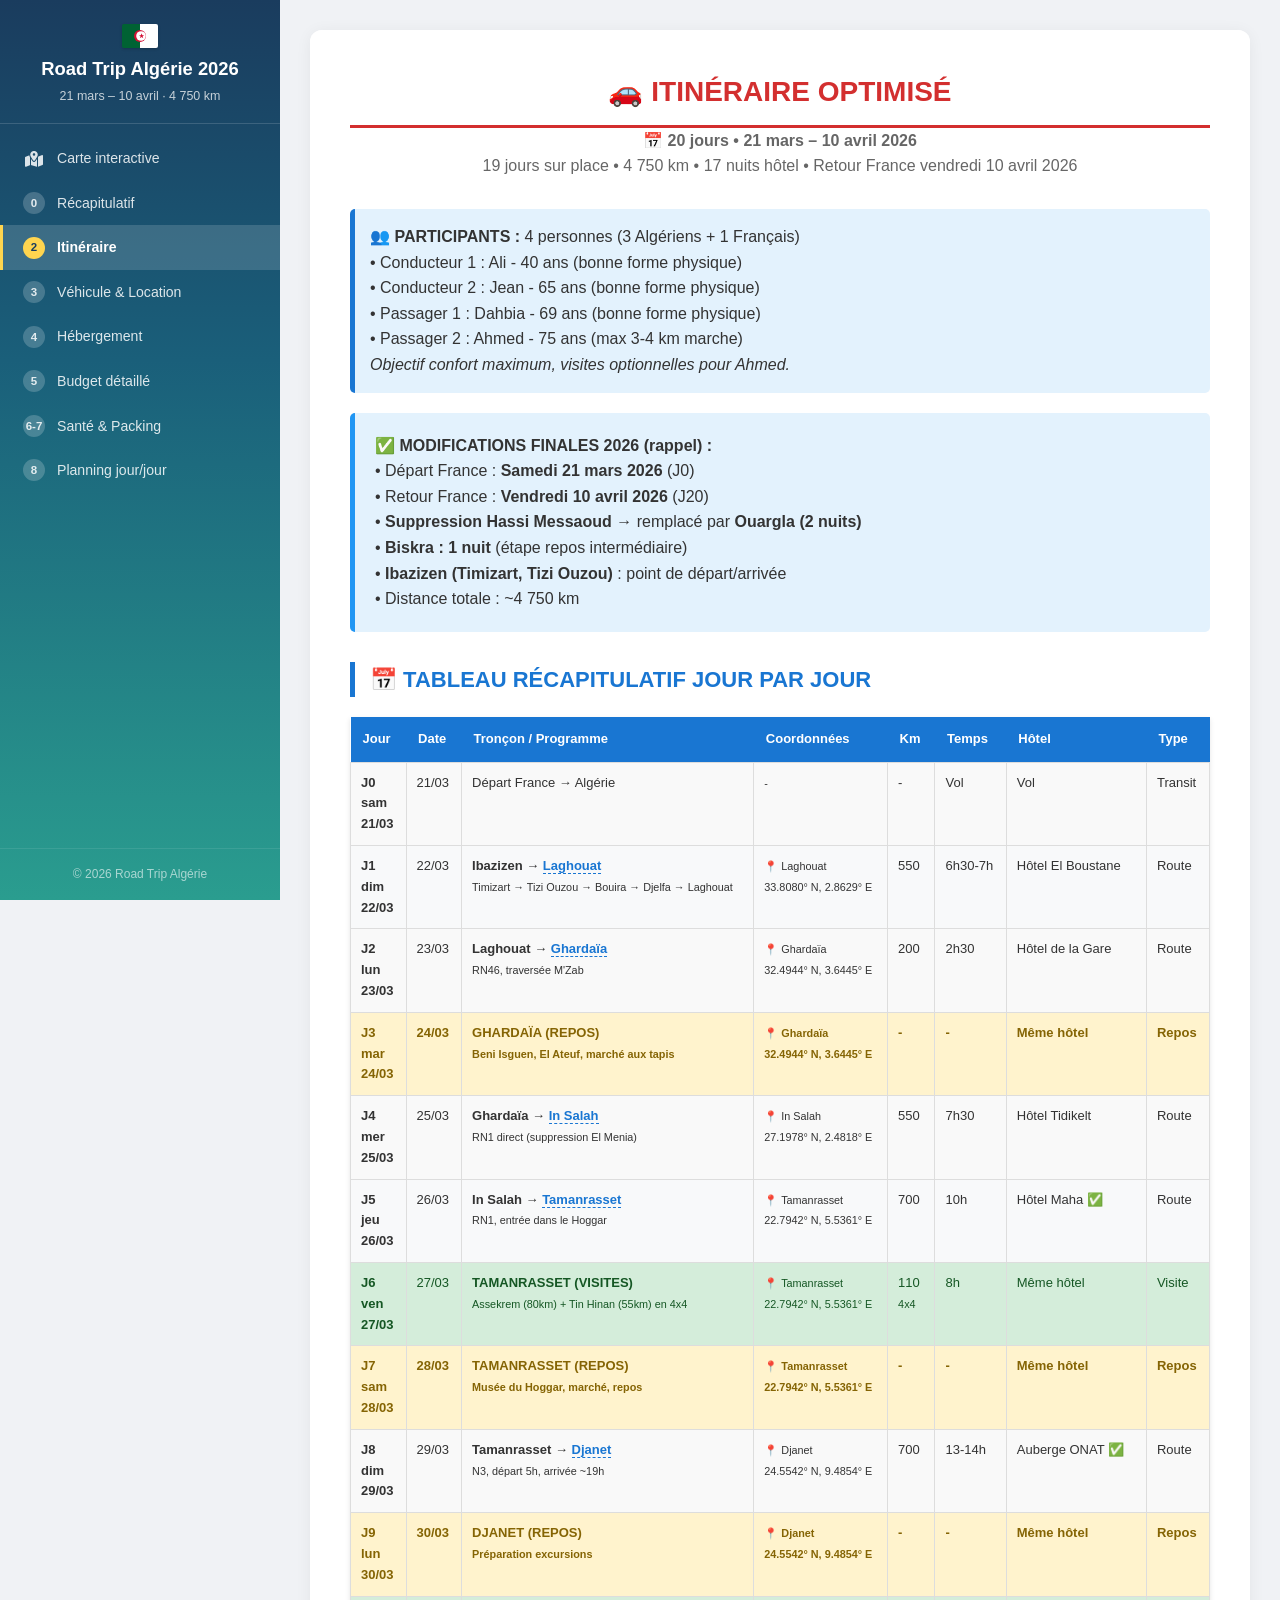
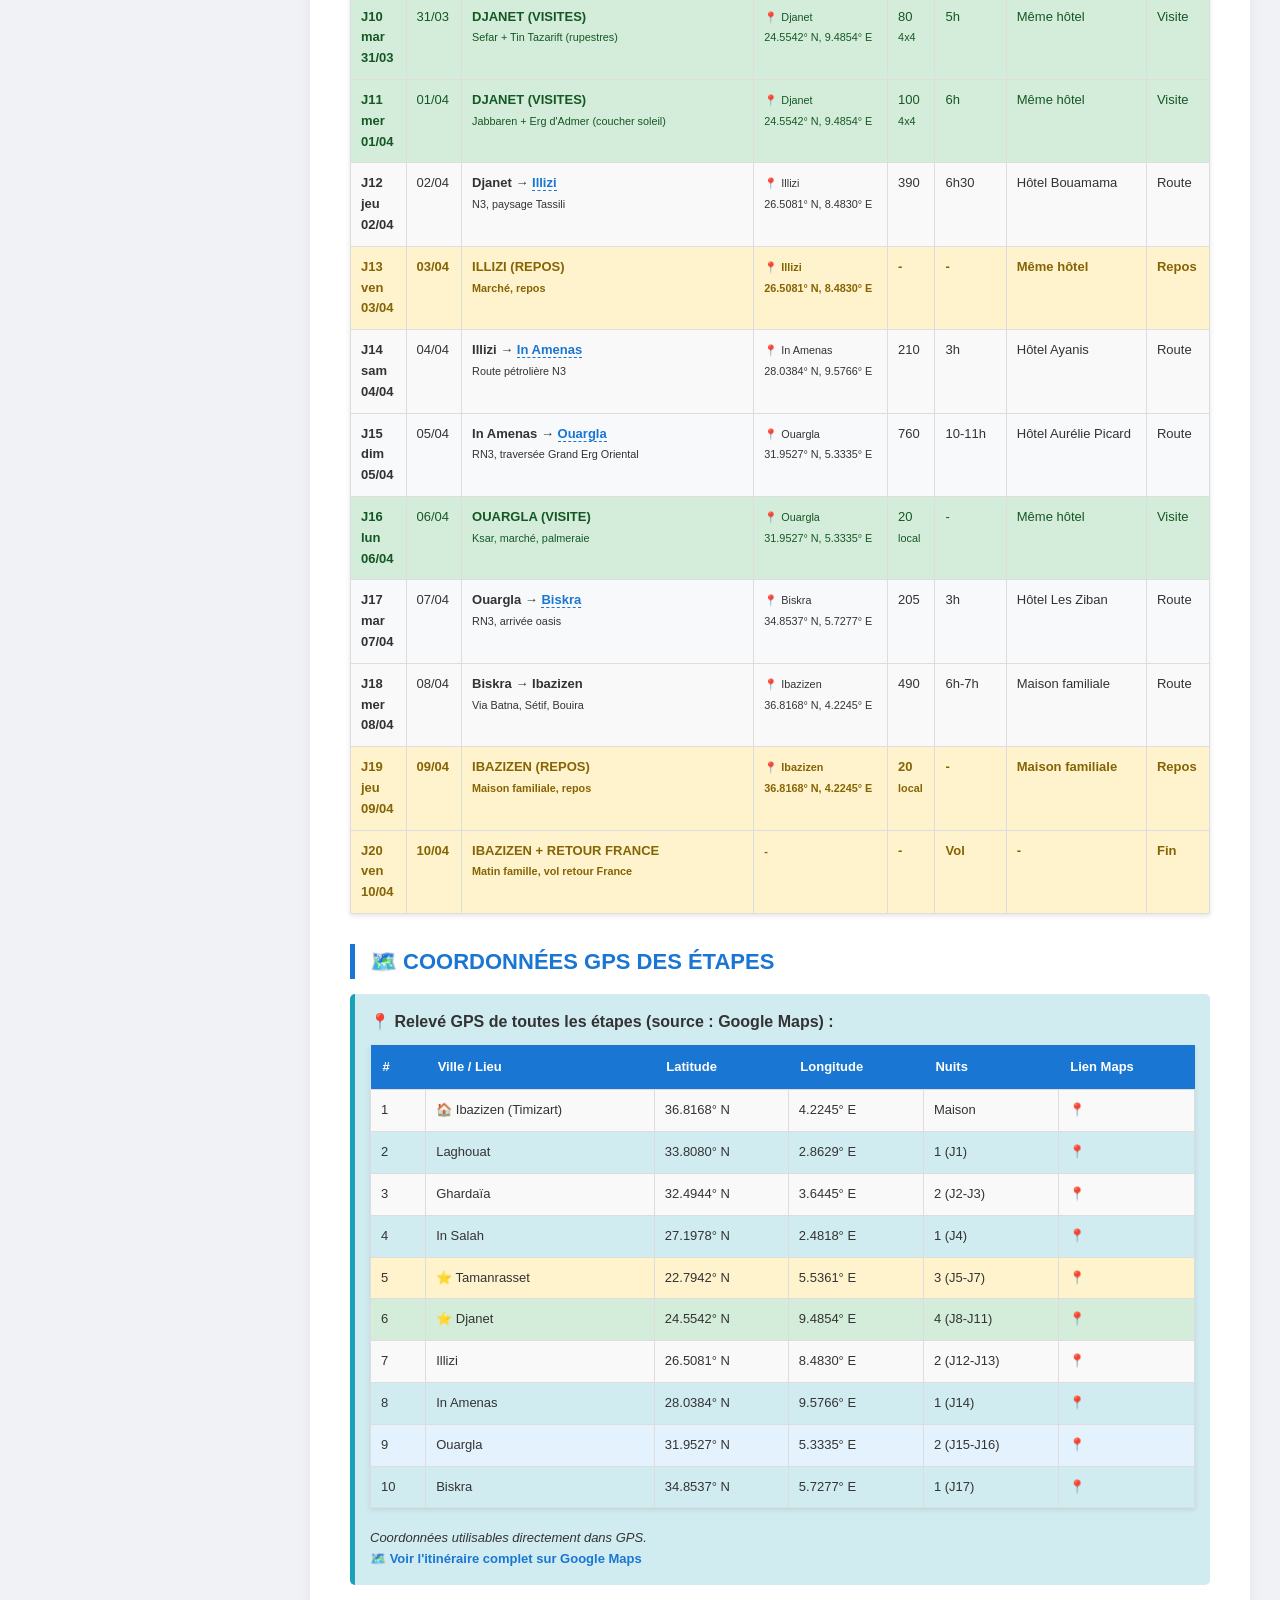
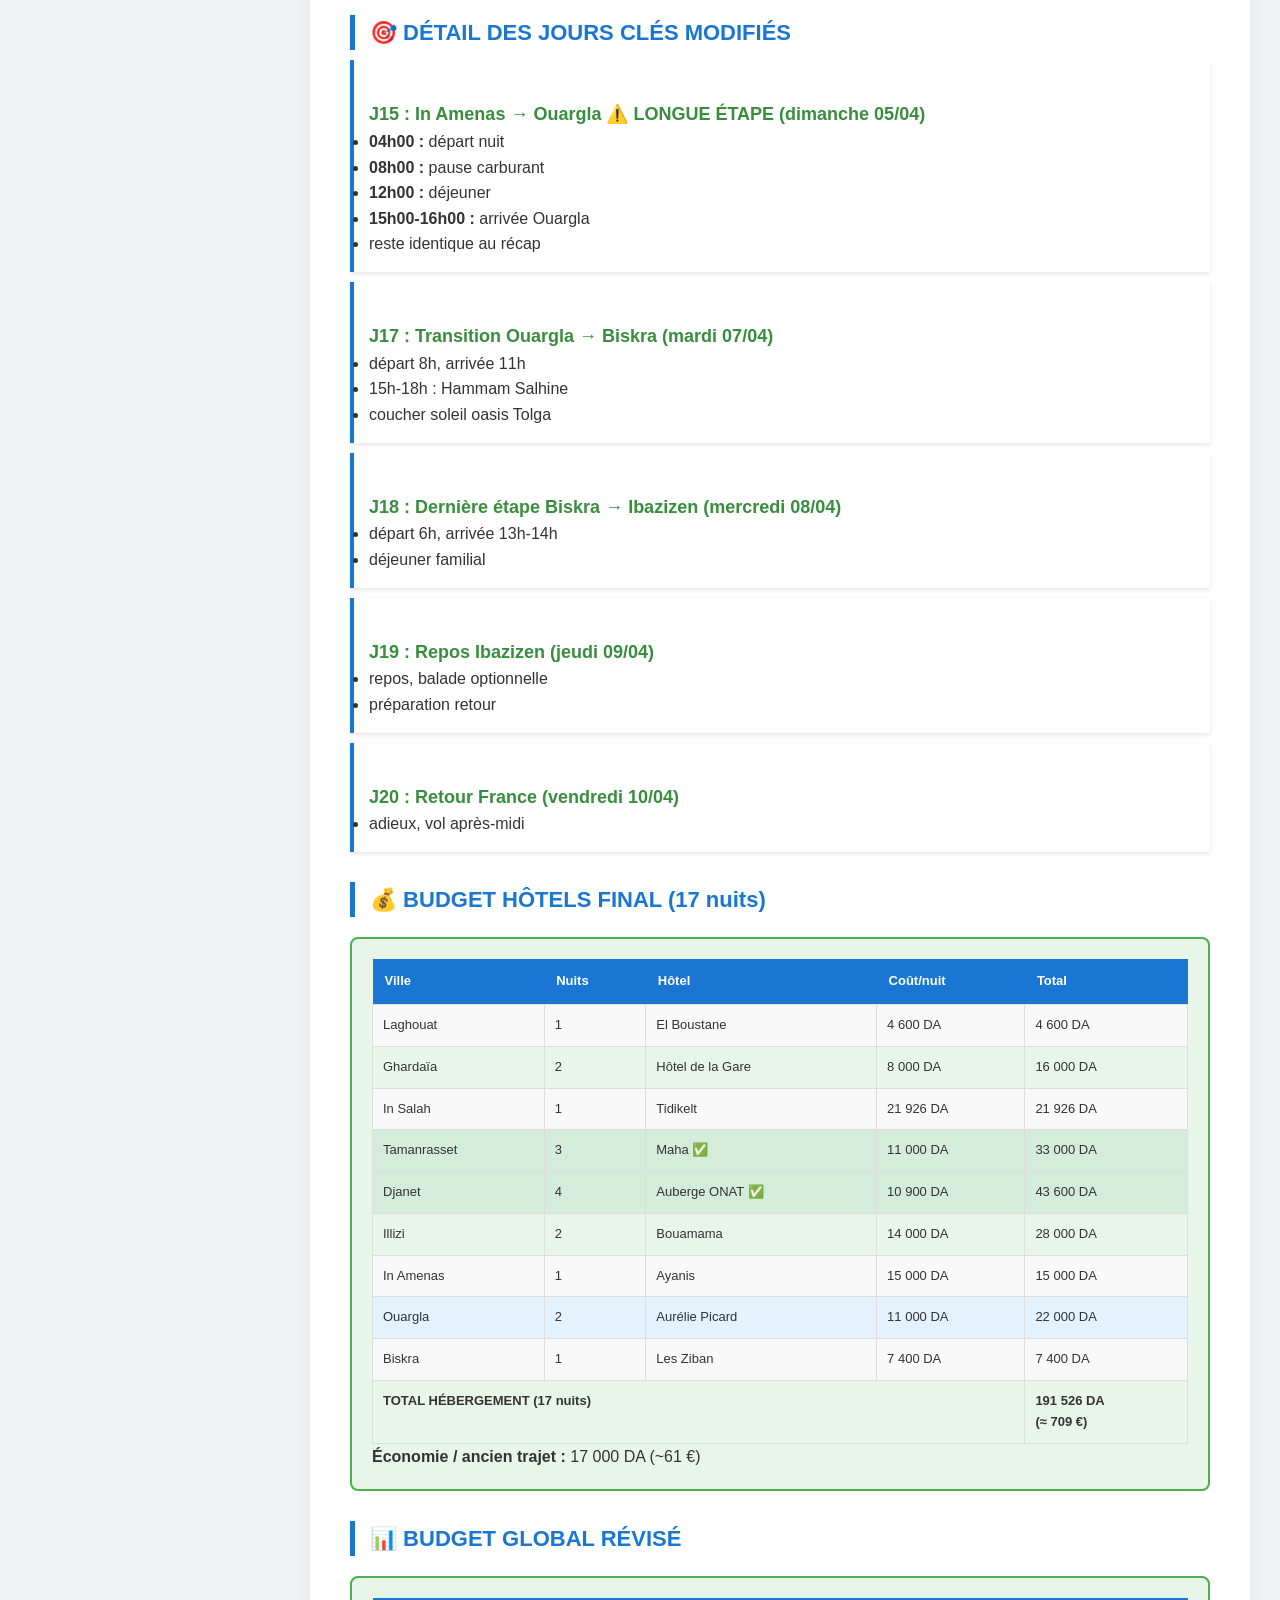
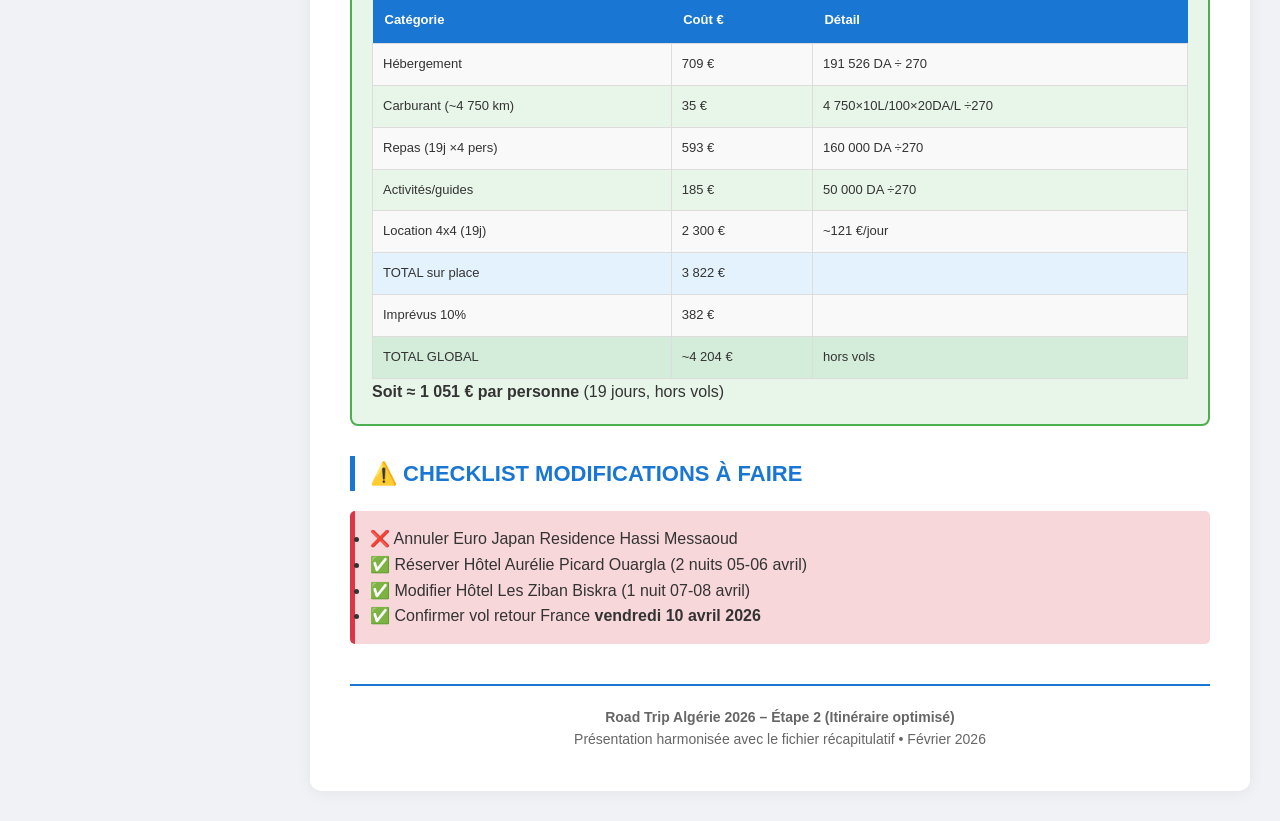
<file: 2-Itineraire.html>
<!DOCTYPE html>
<html lang="fr">
<head>
    <meta charset="UTF-8">
    <meta name="viewport" content="width=device-width, initial-scale=1.0">
    <title>Road Trip Algérie 2026 – Itinéraire final (Étape 2) • style récap</title>
<base target="_blank">
    <link rel="stylesheet" href="https://cdnjs.cloudflare.com/ajax/libs/font-awesome/6.4.0/css/all.min.css">
    <link rel="stylesheet" href="css/style.css">
</head>
<body>
<div class="site-wrapper"><div class="main-content"><div class="page-container">
<div class="container etape-content page-itineraire">
    <h1>🚗 ITINÉRAIRE OPTIMISÉ<br></h1>
    <p style="text-align:center; font-size:16px; color:#666; margin-bottom:30px;">
        <strong>📅 20 jours • 21 mars – 10 avril 2026</strong><br>
        19 jours sur place • 4 750 km • 17 nuits hôtel • Retour France vendredi 10 avril 2026
    </p>

    <!-- participants, comme dans le récap on peut le mettre en surbrillance légère -->
    <div class="conseil" style="background:#e3f2fd; border-left-color:#1976d2;">
        <strong>👥 PARTICIPANTS :</strong> 4 personnes (3 Algériens + 1 Français)<br>
        • Conducteur 1 : Ali - 40 ans (bonne forme physique)<br>
        • Conducteur 2 : Jean - 65 ans (bonne forme physique)<br>
        • Passager 1 : Dahbia - 69 ans (bonne forme physique)<br>
        • Passager 2 : Ahmed - 75 ans (max 3-4 km marche)<br>
        <em>Objectif confort maximum, visites optionnelles pour Ahmed.</em>
    </div>

    <!-- rappel des modifications (comme dans le récap) -->
    <div class="update-box">
        <strong>✅ MODIFICATIONS FINALES 2026 (rappel) :</strong><br>
        • Départ France : <strong>Samedi 21 mars 2026</strong> (J0)<br>
        • Retour France : <strong>Vendredi 10 avril 2026</strong> (J20)<br>
        • <strong>Suppression Hassi Messaoud</strong> → remplacé par <strong>Ouargla (2 nuits)</strong><br>
        • <strong>Biskra : 1 nuit</strong> (étape repos intermédiaire)<br>
        • <strong>Ibazizen (Timizart, Tizi Ouzou)</strong> : point de départ/arrivée<br>
        • Distance totale : ~4 750 km
    </div>

    <!-- TABLEAU JOUR PAR JOUR – exactement la même structure que le récap -->
    <h2>📅 TABLEAU RÉCAPITULATIF JOUR PAR JOUR</h2>
    <table>
        <tr>
            <th>Jour</th>
            <th>Date</th>
            <th>Tronçon / Programme</th>
            <th>Coordonnées</th>
            <th>Km</th>
            <th>Temps</th>
            <th>Hôtel</th>
            <th>Type</th>
        </tr>
        <tr class="route">
            <td class="date-col"><strong>J0</strong><br>sam<br>21/03</td>
            <td>21/03</td>
            <td>Départ France → Algérie</td>
            <td><small>-</small></td>
            <td>-</td>
            <td>Vol</td>
            <td>Vol</td>
            <td>Transit</td>
        </tr>
        <tr class="route">
            <td class="date-col"><strong>J1</strong><br>dim<br>22/03</td>
            <td>22/03</td>
            <td><strong>Ibazizen → <a href="8-PlanningJourParJour.html#j1" class="city-link">Laghouat</a></strong><br><small>Timizart → Tizi Ouzou → Bouira → Djelfa → Laghouat</small></td>
            <td><small>📍 Laghouat<br>33.8080° N, 2.8629° E</small></td>
            <td>550</td>
            <td>6h30-7h</td>
            <td>Hôtel El Boustane</td>
            <td>Route</td>
        </tr>
        <tr class="route">
            <td class="date-col"><strong>J2</strong><br>lun<br>23/03</td>
            <td>23/03</td>
            <td><strong>Laghouat → <a href="8-PlanningJourParJour.html#j2" class="city-link">Ghardaïa</a></strong><br><small>RN46, traversée M'Zab</small></td>
            <td><small>📍 Ghardaïa<br>32.4944° N, 3.6445° E</small></td>
            <td>200</td>
            <td>2h30</td>
            <td>Hôtel de la Gare</td>
            <td>Route</td>
        </tr>
        <tr class="repos">
            <td class="date-col"><strong>J3</strong><br>mar<br>24/03</td>
            <td>24/03</td>
            <td><strong>GHARDAÏA (REPOS)</strong><br><small>Beni Isguen, El Ateuf, marché aux tapis</small></td>
            <td><small>📍 Ghardaïa<br>32.4944° N, 3.6445° E</small></td>
            <td>-</td>
            <td>-</td>
            <td>Même hôtel</td>
            <td>Repos</td>
        </tr>
        <tr class="route">
            <td class="date-col"><strong>J4</strong><br>mer<br>25/03</td>
            <td>25/03</td>
            <td><strong>Ghardaïa → <a href="8-PlanningJourParJour.html#j4" class="city-link">In Salah</a></strong><br><small>RN1 direct (suppression El Menia)</small></td>
            <td><small>📍 In Salah<br>27.1978° N, 2.4818° E</small></td>
            <td>550</td>
            <td>7h30</td>
            <td>Hôtel Tidikelt</td>
            <td>Route</td>
        </tr>
        <tr class="route">
            <td class="date-col"><strong>J5</strong><br>jeu<br>26/03</td>
            <td>26/03</td>
            <td><strong>In Salah → <a href="8-PlanningJourParJour.html#j5" class="city-link">Tamanrasset</a></strong><br><small>RN1, entrée dans le Hoggar</small></td>
            <td><small>📍 Tamanrasset<br>22.7942° N, 5.5361° E</small></td>
            <td>700</td>
            <td>10h</td>
            <td>Hôtel Maha ✅</td>
            <td>Route</td>
        </tr>
        <tr class="visite">
            <td class="date-col"><strong>J6</strong><br>ven<br>27/03</td>
            <td>27/03</td>
            <td><strong>TAMANRASSET (VISITES)</strong><br><small>Assekrem (80km) + Tin Hinan (55km) en 4x4</small></td>
            <td><small>📍 Tamanrasset<br>22.7942° N, 5.5361° E</small></td>
            <td>110<br><small>4x4</small></td>
            <td>8h</td>
            <td>Même hôtel</td>
            <td>Visite</td>
        </tr>
        <tr class="repos">
            <td class="date-col"><strong>J7</strong><br>sam<br>28/03</td>
            <td>28/03</td>
            <td><strong>TAMANRASSET (REPOS)</strong><br><small>Musée du Hoggar, marché, repos</small></td>
            <td><small>📍 Tamanrasset<br>22.7942° N, 5.5361° E</small></td>
            <td>-</td>
            <td>-</td>
            <td>Même hôtel</td>
            <td>Repos</td>
        </tr>
        <tr class="route">
            <td class="date-col"><strong>J8</strong><br>dim<br>29/03</td>
            <td>29/03</td>
            <td><strong>Tamanrasset → <a href="8-PlanningJourParJour.html#j8" class="city-link">Djanet</a></strong><br><small>N3, départ 5h, arrivée ~19h</small></td>
            <td><small>📍 Djanet<br>24.5542° N, 9.4854° E</small></td>
            <td>700</td>
            <td>13-14h</td>
            <td>Auberge ONAT ✅</td>
            <td>Route</td>
        </tr>
        <tr class="repos">
            <td class="date-col"><strong>J9</strong><br>lun<br>30/03</td>
            <td>30/03</td>
            <td><strong>DJANET (REPOS)</strong><br><small>Préparation excursions</small></td>
            <td><small>📍 Djanet<br>24.5542° N, 9.4854° E</small></td>
            <td>-</td>
            <td>-</td>
            <td>Même hôtel</td>
            <td>Repos</td>
        </tr>
        <tr class="visite">
            <td class="date-col"><strong>J10</strong><br>mar<br>31/03</td>
            <td>31/03</td>
            <td><strong>DJANET (VISITES)</strong><br><small>Sefar + Tin Tazarift (rupestres)</small></td>
            <td><small>📍 Djanet<br>24.5542° N, 9.4854° E</small></td>
            <td>80<br><small>4x4</small></td>
            <td>5h</td>
            <td>Même hôtel</td>
            <td>Visite</td>
        </tr>
        <tr class="visite">
            <td class="date-col"><strong>J11</strong><br>mer<br>01/04</td>
            <td>01/04</td>
            <td><strong>DJANET (VISITES)</strong><br><small>Jabbaren + Erg d'Admer (coucher soleil)</small></td>
            <td><small>📍 Djanet<br>24.5542° N, 9.4854° E</small></td>
            <td>100<br><small>4x4</small></td>
            <td>6h</td>
            <td>Même hôtel</td>
            <td>Visite</td>
        </tr>
        <tr class="route">
            <td class="date-col"><strong>J12</strong><br>jeu<br>02/04</td>
            <td>02/04</td>
            <td><strong>Djanet → <a href="8-PlanningJourParJour.html#j12" class="city-link">Illizi</a></strong><br><small>N3, paysage Tassili</small></td>
            <td><small>📍 Illizi<br>26.5081° N, 8.4830° E</small></td>
            <td>390</td>
            <td>6h30</td>
            <td>Hôtel Bouamama</td>
            <td>Route</td>
        </tr>
        <tr class="repos">
            <td class="date-col"><strong>J13</strong><br>ven<br>03/04</td>
            <td>03/04</td>
            <td><strong>ILLIZI (REPOS)</strong><br><small>Marché, repos</small></td>
            <td><small>📍 Illizi<br>26.5081° N, 8.4830° E</small></td>
            <td>-</td>
            <td>-</td>
            <td>Même hôtel</td>
            <td>Repos</td>
        </tr>
        <tr class="route">
            <td class="date-col"><strong>J14</strong><br>sam<br>04/04</td>
            <td>04/04</td>
            <td><strong>Illizi → <a href="8-PlanningJourParJour.html#j14" class="city-link">In Amenas</a></strong><br><small>Route pétrolière N3</small></td>
            <td><small>📍 In Amenas<br>28.0384° N, 9.5766° E</small></td>
            <td>210</td>
            <td>3h</td>
            <td>Hôtel Ayanis</td>
            <td>Route</td>
        </tr>
        <tr class="route">
            <td class="date-col"><strong>J15</strong><br>dim<br>05/04</td>
            <td>05/04</td>
            <td><strong>In Amenas → <a href="8-PlanningJourParJour.html#j15" class="city-link">Ouargla</a></strong><br><small>RN3, traversée Grand Erg Oriental</small></td>
            <td><small>📍 Ouargla<br>31.9527° N, 5.3335° E</small></td>
            <td>760</td>
            <td>10-11h</td>
            <td>Hôtel Aurélie Picard</td>
            <td>Route</td>
        </tr>
        <tr class="visite">
            <td class="date-col"><strong>J16</strong><br>lun<br>06/04</td>
            <td>06/04</td>
            <td><strong>OUARGLA (VISITE)</strong><br><small>Ksar, marché, palmeraie</small></td>
            <td><small>📍 Ouargla<br>31.9527° N, 5.3335° E</small></td>
            <td>20<br><small>local</small></td>
            <td>-</td>
            <td>Même hôtel</td>
            <td>Visite</td>
        </tr>
        <tr class="route">
            <td class="date-col"><strong>J17</strong><br>mar<br>07/04</td>
            <td>07/04</td>
            <td><strong>Ouargla → <a href="8-PlanningJourParJour.html#j17" class="city-link">Biskra</a></strong><br><small>RN3, arrivée oasis</small></td>
            <td><small>📍 Biskra<br>34.8537° N, 5.7277° E</small></td>
            <td>205</td>
            <td>3h</td>
            <td>Hôtel Les Ziban</td>
            <td>Route</td>
        </tr>
        <tr class="route">
            <td class="date-col"><strong>J18</strong><br>mer<br>08/04</td>
            <td>08/04</td>
            <td><strong>Biskra → Ibazizen</strong><br><small>Via Batna, Sétif, Bouira</small></td>
            <td><small>📍 Ibazizen<br>36.8168° N, 4.2245° E</small></td>
            <td>490</td>
            <td>6h-7h</td>
            <td>Maison familiale</td>
            <td>Route</td>
        </tr>
        <tr class="repos">
            <td class="date-col"><strong>J19</strong><br>jeu<br>09/04</td>
            <td>09/04</td>
            <td><strong>IBAZIZEN (REPOS)</strong><br><small>Maison familiale, repos</small></td>
            <td><small>📍 Ibazizen<br>36.8168° N, 4.2245° E</small></td>
            <td>20<br><small>local</small></td>
            <td>-</td>
            <td>Maison familiale</td>
            <td>Repos</td>
        </tr>
        <tr class="repos">
            <td class="date-col"><strong>J20</strong><br>ven<br>10/04</td>
            <td>10/04</td>
            <td><strong>IBAZIZEN + RETOUR FRANCE</strong><br><small>Matin famille, vol retour France</small></td>
            <td><small>-</small></td>
            <td>-</td>
            <td>Vol</td>
            <td>-</td>
            <td>Fin</td>
        </tr>
    </table>

    <!-- BLOC COORDONNÉES GPS – repris du récap -->
    <h2>🗺️ COORDONNÉES GPS DES ÉTAPES</h2>
    <div class="conseil">
        <strong>📍 Relevé GPS de toutes les étapes (source : Google Maps) :</strong>
        <table style="margin-top:10px;">
            <tr><th>#</th><th>Ville / Lieu</th><th>Latitude</th><th>Longitude</th><th>Nuits</th><th>Lien Maps</th></tr>
            <tr><td>1</td><td>🏠 Ibazizen (Timizart)</td><td>36.8168° N</td><td>4.2245° E</td><td>Maison</td><td><a href="https://www.google.com/maps?q=36.8168249,4.2244729">📍</a></td></tr>
            <tr><td>2</td><td>Laghouat</td><td>33.8080° N</td><td>2.8629° E</td><td>1 (J1)</td><td><a href="https://www.google.com/maps?q=33.8079718,2.8628592">📍</a></td></tr>
            <tr><td>3</td><td>Ghardaïa</td><td>32.4944° N</td><td>3.6445° E</td><td>2 (J2-J3)</td><td><a href="https://www.google.com/maps?q=32.4943741,3.64446">📍</a></td></tr>
            <tr><td>4</td><td>In Salah</td><td>27.1978° N</td><td>2.4818° E</td><td>1 (J4)</td><td><a href="https://www.google.com/maps?q=27.1977907,2.4818223">📍</a></td></tr>
            <tr style="background:#fff3cd;"><td>5</td><td>⭐ Tamanrasset</td><td>22.7942° N</td><td>5.5361° E</td><td>3 (J5-J7)</td><td><a href="https://www.google.com/maps?q=22.7942358,5.5361426">📍</a></td></tr>
            <tr style="background:#d4edda;"><td>6</td><td>⭐ Djanet</td><td>24.5542° N</td><td>9.4854° E</td><td>4 (J8-J11)</td><td><a href="https://www.google.com/maps?q=24.554151,9.485429">📍</a></td></tr>
            <tr><td>7</td><td>Illizi</td><td>26.5081° N</td><td>8.4830° E</td><td>2 (J12-J13)</td><td><a href="https://www.google.com/maps?q=26.5081447,8.4830175">📍</a></td></tr>
            <tr><td>8</td><td>In Amenas</td><td>28.0384° N</td><td>9.5766° E</td><td>1 (J14)</td><td><a href="https://www.google.com/maps?q=28.038407,9.5765888">📍</a></td></tr>
            <tr style="background:#e3f2fd;"><td>9</td><td>Ouargla</td><td>31.9527° N</td><td>5.3335° E</td><td>2 (J15-J16)</td><td><a href="https://www.google.com/maps?q=31.9527411,5.3335348">📍</a></td></tr>
            <tr><td>10</td><td>Biskra</td><td>34.8537° N</td><td>5.7277° E</td><td>1 (J17)</td><td><a href="https://www.google.com/maps?q=34.8536654,5.7277262">📍</a></td></tr>
        </table>
        <p style="margin-top:10px; font-size:13px;">
            <em>Coordonnées utilisables directement dans GPS.</em><br>
            <strong>🗺️ <a href="https://www.google.com/maps/dir/R68F%2BPQP,+Timizart,+Algeria/Laghouat,+Algeria/Ghardaia,+Algeria/In+Salah,+Algeria/Tamanrasset,+Algeria/Djanet,+Algeria/Illizi,+Algeria/Ouargla,+Algeria/Biskra,+Algeria/IBAZIZEN,+R68F%2BPQP,+Timizart,+Algeria/@30.9160994,1.5055003,2309726m/data=!3m1!1e3!4m61!4m60!1m5!1m1!1s0x128dbcc86a0f70d1:0x7f3cca3123b786fc!2m2!1d4.2244531!2d36.8168375!1m5!1m1!1s0x1262e24aa3eed9cb:0xa10bf3f60d5a9ac2!2m2!1d2.8628592!2d33.8079718!1m5!1m1!1s0x1264260535a026c3:0xc3b2db87d221aa04!2m2!1d3.64446!2d32.4943741!1m5!1m1!1s0x1212006394ea2269:0x6953608d2b0e6acf!2m2!1d2.4818223!2d27.1977907!1m5!1m1!1s0x12206f20039a4af5:0xd524cbdec5d293e4!2m2!1d5.5361426!2d22.7942358!1m5!1m1!1s0x122c34592770aaf5:0x74a43f19b4fffa40!2m2!1d9.485429!2d24.554151!1m5!1m1!1s0x1230e028e44c2253:0x2ec00170b10e0122!2m2!1d8.4830175!2d26.5081447!1m5!1m1!1s0x125d6b8578c4bca9:0x63c3e82d2c9a71d!2m2!1d5.3335348!2d31.9527411!1m5!1m1!1s0x12f509d451b5c1d1:0xfcee8b9bcabf4290!2m2!1d5.7277262!2d34.8536654!1m5!1m1!1s0x128dbd6bdb00d02d:0xbcd9c61548012163!2m2!1d4.2244729!2d36.8168249?entry=ttu&g_ep=EgoyMDI2MDIxOC4wIKXMDSoASAFQAw%3D%3D">Voir l'itinéraire complet sur Google Maps</a></strong>
        </p>
    </div>

    <!-- DÉTAILS DES JOURS CLÉS (exactement comme le récap) -->
    <h2>🎯 DÉTAIL DES JOURS CLÉS MODIFIÉS</h2>
    <div class="programme-detail">
        <h3>J15 : In Amenas → Ouargla ⚠️ LONGUE ÉTAPE (dimanche 05/04)</h3>
        <ul><li><strong>04h00 :</strong> départ nuit</li><li><strong>08h00 :</strong> pause carburant</li><li><strong>12h00 :</strong> déjeuner</li><li><strong>15h00-16h00 :</strong> arrivée Ouargla</li><li>reste identique au récap</li></ul>
    </div>
    <div class="programme-detail">
        <h3>J17 : Transition Ouargla → Biskra (mardi 07/04)</h3>
        <ul><li>départ 8h, arrivée 11h</li><li>15h-18h : Hammam Salhine</li><li>coucher soleil oasis Tolga</li></ul>
    </div>
    <div class="programme-detail">
        <h3>J18 : Dernière étape Biskra → Ibazizen (mercredi 08/04)</h3>
        <ul><li>départ 6h, arrivée 13h-14h</li><li>déjeuner familial</li></ul>
    </div>
    <div class="programme-detail">
        <h3>J19 : Repos Ibazizen (jeudi 09/04)</h3>
        <ul><li>repos, balade optionnelle</li><li>préparation retour</li></ul>
    </div>
    <div class="programme-detail">
        <h3>J20 : Retour France (vendredi 10/04)</h3>
        <ul><li>adieux, vol après-midi</li></ul>
    </div>

    <!-- BUDGET HÔTELS -->
    <h2>💰 BUDGET HÔTELS FINAL (17 nuits)</h2>
    <div class="budget-box">
        <table style="margin:0; box-shadow:none;">
            <tr><th>Ville</th><th>Nuits</th><th>Hôtel</th><th>Coût/nuit</th><th>Total</th></tr>
            <tr><td>Laghouat</td><td>1</td><td>El Boustane</td><td>4 600 DA</td><td>4 600 DA</td></tr>
            <tr><td>Ghardaïa</td><td>2</td><td>Hôtel de la Gare</td><td>8 000 DA</td><td>16 000 DA</td></tr>
            <tr><td>In Salah</td><td>1</td><td>Tidikelt</td><td>21 926 DA</td><td>21 926 DA</td></tr>
            <tr style="background:#d4edda;"><td>Tamanrasset</td><td>3</td><td>Maha ✅</td><td>11 000 DA</td><td>33 000 DA</td></tr>
            <tr style="background:#d4edda;"><td>Djanet</td><td>4</td><td>Auberge ONAT ✅</td><td>10 900 DA</td><td>43 600 DA</td></tr>
            <tr><td>Illizi</td><td>2</td><td>Bouamama</td><td>14 000 DA</td><td>28 000 DA</td></tr>
            <tr><td>In Amenas</td><td>1</td><td>Ayanis</td><td>15 000 DA</td><td>15 000 DA</td></tr>
            <tr style="background:#e3f2fd;"><td>Ouargla</td><td>2</td><td>Aurélie Picard</td><td>11 000 DA</td><td>22 000 DA</td></tr>
            <tr><td>Biskra</td><td>1</td><td>Les Ziban</td><td>7 400 DA</td><td>7 400 DA</td></tr>
            <tr style="background:#e8f5e9;"><td colspan="4"><strong>TOTAL HÉBERGEMENT (17 nuits)</strong></td><td><strong>191 526 DA<br>(≈ 709 €)</strong></td></tr>
        </table>
        <p><strong>Économie / ancien trajet :</strong> 17 000 DA (~61 €)</p>
    </div>

    <!-- BUDGET GLOBAL -->
    <h2>📊 BUDGET GLOBAL RÉVISÉ</h2>
    <div class="budget-box">
        <table style="margin:0; box-shadow:none;">
            <tr><th>Catégorie</th><th>Coût €</th><th>Détail</th></tr>
            <tr><td>Hébergement</td><td>709 €</td><td>191 526 DA ÷ 270</td></tr>
            <tr><td>Carburant (~4 750 km)</td><td>35 €</td><td>4 750×10L/100×20DA/L ÷270</td></tr>
            <tr><td>Repas (19j ×4 pers)</td><td>593 €</td><td>160 000 DA ÷270</td></tr>
            <tr><td>Activités/guides</td><td>185 €</td><td>50 000 DA ÷270</td></tr>
            <tr><td>Location 4x4 (19j)</td><td>2 300 €</td><td>~121 €/jour</td></tr>
            <tr style="background:#e3f2fd;"><td>TOTAL sur place</td><td>3 822 €</td><td></td></tr>
            <tr><td>Imprévus 10%</td><td>382 €</td><td></td></tr>
            <tr style="background:#d4edda;"><td>TOTAL GLOBAL</td><td>~4 204 €</td><td>hors vols</td></tr>
        </table>
        <p><strong>Soit ≈ 1 051 € par personne</strong> (19 jours, hors vols)</p>
    </div>

    <!-- CHECKLIST MODIFS -->
    <h2>⚠️ CHECKLIST MODIFICATIONS À FAIRE</h2>
    <div class="important">
        <ul>
            <li>❌ Annuler Euro Japan Residence Hassi Messaoud</li>
            <li>✅ Réserver Hôtel Aurélie Picard Ouargla (2 nuits 05-06 avril)</li>
            <li>✅ Modifier Hôtel Les Ziban Biskra (1 nuit 07-08 avril)</li>
            <li>✅ Confirmer vol retour France <strong>vendredi 10 avril 2026</strong></li>
        </ul>
    </div>

    <div class="footer">
        <p><strong>Road Trip Algérie 2026 – Étape 2 (Itinéraire optimisé)</strong><br>
        Présentation harmonisée avec le fichier récapitulatif • Février 2026</p>
    </div>
</div>
</div></div></div>
<script src="js/navigation.js"></script>
<script>initNavigation('2-Itineraire.html');</script>
</body>
</html>
</file>
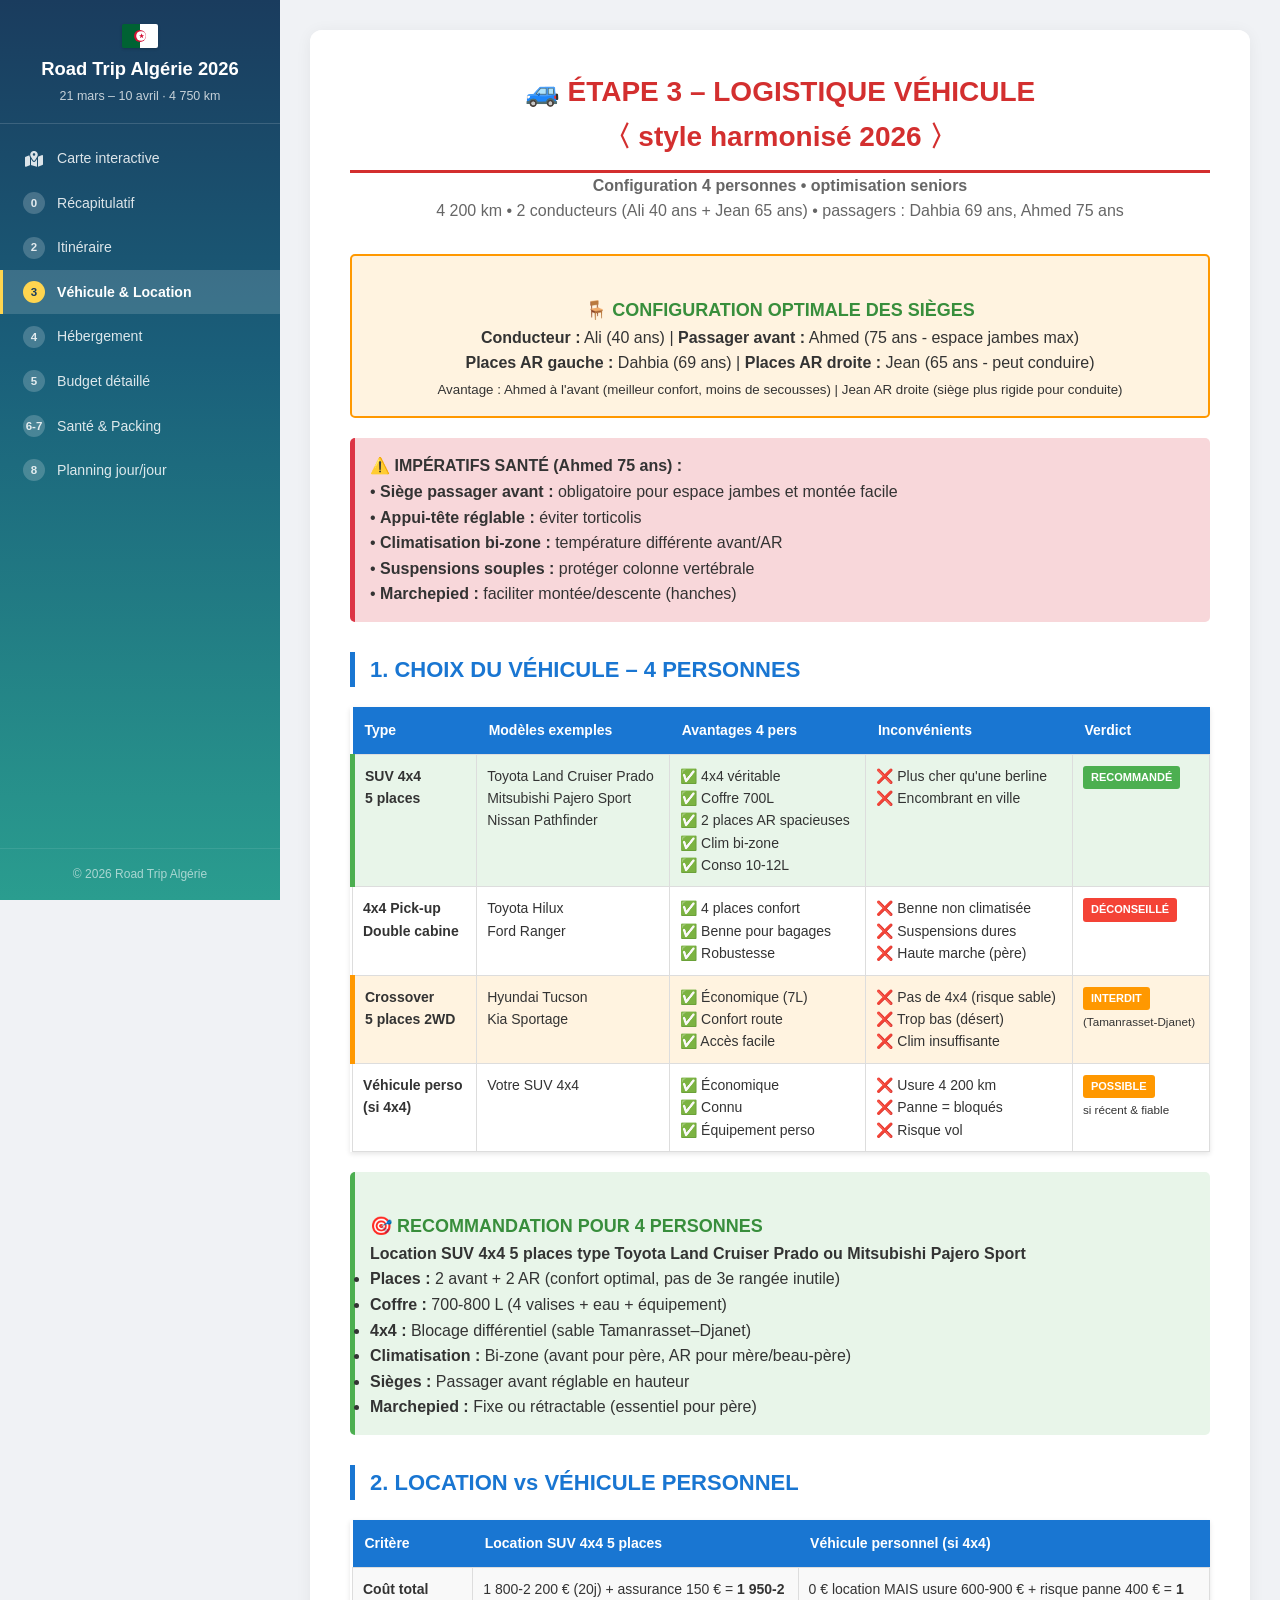
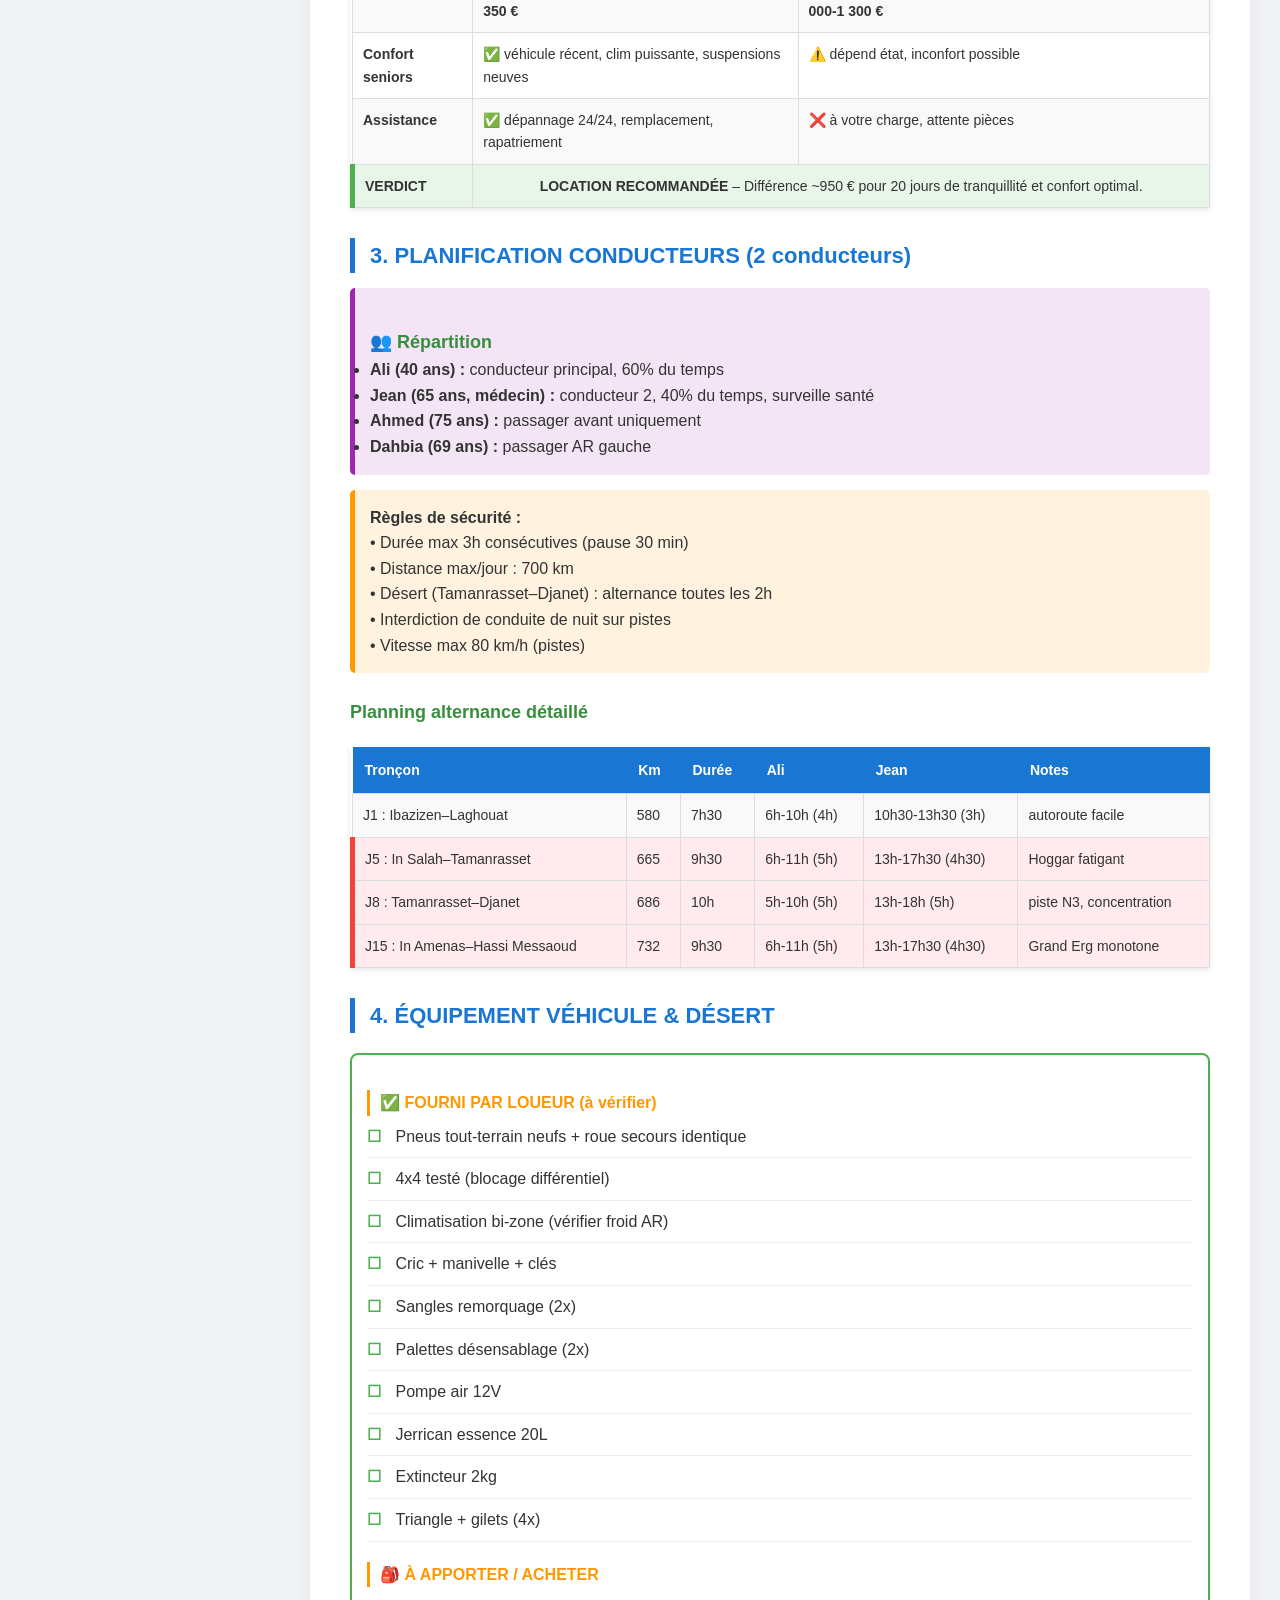
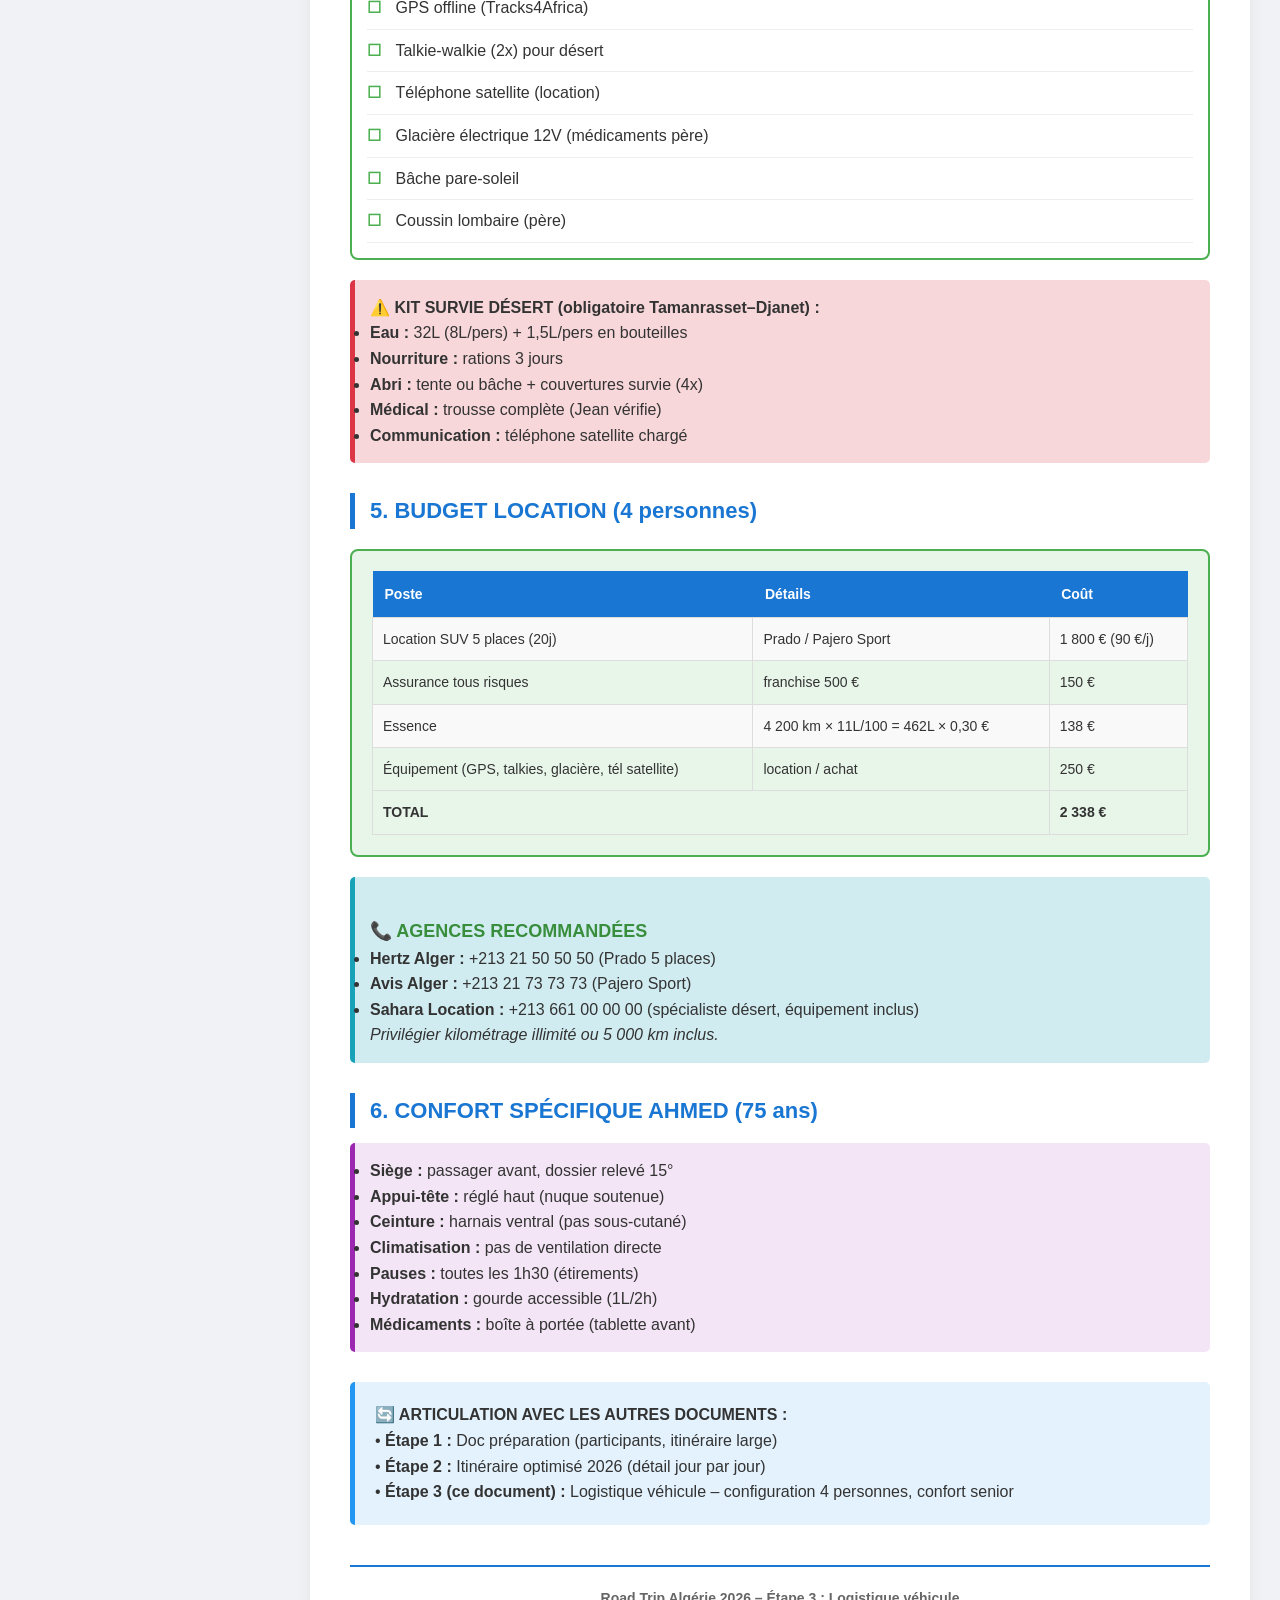
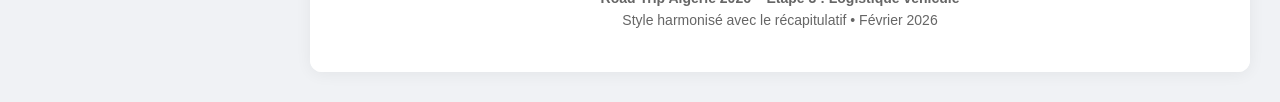
<file: 3-Vehicule-Location.html>
<!DOCTYPE html>
<html lang="fr">
<head>
    <meta charset="UTF-8">
    <meta name="viewport" content="width=device-width, initial-scale=1.0">
    <title>Road Trip Algérie 2026 – Étape 3 • Logistique véhicule (harmonisé)</title>
<base target="_blank">
    <link rel="stylesheet" href="https://cdnjs.cloudflare.com/ajax/libs/font-awesome/6.4.0/css/all.min.css">
    <link rel="stylesheet" href="css/style.css">
</head>
<body>
<div class="site-wrapper"><div class="main-content"><div class="page-container">
<div class="container etape-content page-vehicule">
    <h1>🚙 ÉTAPE 3 – LOGISTIQUE VÉHICULE<br>〈 style harmonisé 2026 〉</h1>
    <p style="text-align:center; font-size:16px; color:#666; margin-bottom:30px;">
        <strong>Configuration 4 personnes • optimisation seniors</strong><br>
        4 200 km • 2 conducteurs (Ali 40 ans + Jean 65 ans) • passagers : Dahbia 69 ans, Ahmed 75 ans
    </p>

    <!-- configuration sièges -->
    <div class="config-places">
        <h3>🪑 CONFIGURATION OPTIMALE DES SIÈGES</h3>
        <p><strong>Conducteur :</strong> Ali (40 ans) | <strong>Passager avant :</strong> Ahmed (75 ans - espace jambes max)</p>
        <p><strong>Places AR gauche :</strong> Dahbia (69 ans) | <strong>Places AR droite :</strong> Jean (65 ans - peut conduire)</p>
        <p><small>Avantage : Ahmed à l'avant (meilleur confort, moins de secousses) | Jean AR droite (siège plus rigide pour conduite)</small></p>
    </div>

    <!-- impératifs santé (important) -->
    <div class="important">
        <strong>⚠️ IMPÉRATIFS SANTÉ (Ahmed 75 ans) :</strong><br>
        • <strong>Siège passager avant :</strong> obligatoire pour espace jambes et montée facile<br>
        • <strong>Appui-tête réglable :</strong> éviter torticolis<br>
        • <strong>Climatisation bi-zone :</strong> température différente avant/AR<br>
        • <strong>Suspensions souples :</strong> protéger colonne vertébrale<br>
        • <strong>Marchepied :</strong> faciliter montée/descente (hanches)
    </div>

    <h2>1. CHOIX DU VÉHICULE – 4 PERSONNES</h2>

    <table>
        <tr>
            <th>Type</th>
            <th>Modèles exemples</th>
            <th>Avantages 4 pers</th>
            <th>Inconvénients</th>
            <th>Verdict</th>
        </tr>
        <tr class="recommande">
            <td><strong>SUV 4x4<br>5 places</strong></td>
            <td>Toyota Land Cruiser Prado<br>Mitsubishi Pajero Sport<br>Nissan Pathfinder</td>
            <td>✅ 4x4 véritable<br>✅ Coffre 700L<br>✅ 2 places AR spacieuses<br>✅ Clim bi-zone<br>✅ Conso 10-12L</td>
            <td>❌ Plus cher qu'une berline<br>❌ Encombrant en ville</td>
            <td><span class="badge badge-ok">RECOMMANDÉ</span></td>
        </tr>
        <tr>
            <td><strong>4x4 Pick-up<br>Double cabine</strong></td>
            <td>Toyota Hilux<br>Ford Ranger</td>
            <td>✅ 4 places confort<br>✅ Benne pour bagages<br>✅ Robustesse</td>
            <td>❌ Benne non climatisée<br>❌ Suspensions dures<br>❌ Haute marche (père)</td>
            <td><span class="badge badge-ko">DÉCONSEILLÉ</span></td>
        </tr>
        <tr class="warning">
            <td><strong>Crossover<br>5 places 2WD</strong></td>
            <td>Hyundai Tucson<br>Kia Sportage</td>
            <td>✅ Économique (7L)<br>✅ Confort route<br>✅ Accès facile</td>
            <td>❌ Pas de 4x4 (risque sable)<br>❌ Trop bas (désert)<br>❌ Clim insuffisante</td>
            <td><span class="badge badge-warning">INTERDIT</span><br><small>(Tamanrasset-Djanet)</small></td>
        </tr>
        <tr>
            <td><strong>Véhicule perso<br>(si 4x4)</strong></td>
            <td>Votre SUV 4x4</td>
            <td>✅ Économique<br>✅ Connu<br>✅ Équipement perso</td>
            <td>❌ Usure 4 200 km<br>❌ Panne = bloqués<br>❌ Risque vol</td>
            <td><span class="badge badge-warning">POSSIBLE</span><br><small>si récent & fiable</small></td>
        </tr>
    </table>

    <div class="recommande">
        <h3>🎯 RECOMMANDATION POUR 4 PERSONNES</h3>
        <p><strong>Location SUV 4x4 5 places type Toyota Land Cruiser Prado ou Mitsubishi Pajero Sport</strong></p>
        <ul>
            <li><strong>Places :</strong> 2 avant + 2 AR (confort optimal, pas de 3e rangée inutile)</li>
            <li><strong>Coffre :</strong> 700-800 L (4 valises + eau + équipement)</li>
            <li><strong>4x4 :</strong> Blocage différentiel (sable Tamanrasset–Djanet)</li>
            <li><strong>Climatisation :</strong> Bi-zone (avant pour père, AR pour mère/beau-père)</li>
            <li><strong>Sièges :</strong> Passager avant réglable en hauteur</li>
            <li><strong>Marchepied :</strong> Fixe ou rétractable (essentiel pour père)</li>
        </ul>
    </div>

    <h2>2. LOCATION vs VÉHICULE PERSONNEL</h2>
    <table>
        <tr><th>Critère</th><th>Location SUV 4x4 5 places</th><th>Véhicule personnel (si 4x4)</th></tr>
        <tr><td><strong>Coût total</strong></td><td>1 800‑2 200 € (20j) + assurance 150 € = <strong>1 950‑2 350 €</strong></td><td>0 € location MAIS usure 600‑900 € + risque panne 400 € = <strong>1 000‑1 300 €</strong></td></tr>
        <tr><td><strong>Confort seniors</strong></td><td>✅ véhicule récent, clim puissante, suspensions neuves</td><td>⚠️ dépend état, inconfort possible</td></tr>
        <tr><td><strong>Assistance</strong></td><td>✅ dépannage 24/24, remplacement, rapatriement</td><td>❌ à votre charge, attente pièces</td></tr>
        <tr class="recommande"><td><strong>VERDICT</strong></td><td colspan="2" style="text-align:center;"><strong>LOCATION RECOMMANDÉE</strong> – Différence ~950 € pour 20 jours de tranquillité et confort optimal.</td></tr>
    </table>

    <h2>3. PLANIFICATION CONDUCTEURS (2 conducteurs)</h2>
    <div class="conducteur-box">
        <h3>👥 Répartition</h3>
        <ul>
            <li><strong>Ali (40 ans) :</strong> conducteur principal, 60% du temps</li>
            <li><strong>Jean (65 ans, médecin) :</strong> conducteur 2, 40% du temps, surveille santé</li>
            <li><strong>Ahmed (75 ans) :</strong> passager avant uniquement</li>
            <li><strong>Dahbia (69 ans) :</strong> passager AR gauche</li>
        </ul>
    </div>

    <div class="warning" style="padding:15px; border-radius:5px;">
        <strong>Règles de sécurité :</strong><br>
        • Durée max 3h consécutives (pause 30 min)<br>
        • Distance max/jour : 700 km<br>
        • Désert (Tamanrasset–Djanet) : alternance toutes les 2h<br>
        • Interdiction de conduite de nuit sur pistes<br>
        • Vitesse max 80 km/h (pistes)
    </div>

    <h3>Planning alternance détaillé</h3>
    <table>
        <tr><th>Tronçon</th><th>Km</th><th>Durée</th><th>Ali</th><th>Jean</th><th>Notes</th></tr>
        <tr><td>J1 : Ibazizen–Laghouat</td><td>580</td><td>7h30</td><td>6h‑10h (4h)</td><td>10h30‑13h30 (3h)</td><td>autoroute facile</td></tr>
        <tr class="critique"><td>J5 : In Salah–Tamanrasset</td><td>665</td><td>9h30</td><td>6h‑11h (5h)</td><td>13h‑17h30 (4h30)</td><td>Hoggar fatigant</td></tr>
        <tr class="critique"><td>J8 : Tamanrasset–Djanet</td><td>686</td><td>10h</td><td>5h‑10h (5h)</td><td>13h‑18h (5h)</td><td>piste N3, concentration</td></tr>
        <tr class="critique"><td>J15 : In Amenas–Hassi Messaoud</td><td>732</td><td>9h30</td><td>6h‑11h (5h)</td><td>13h‑17h30 (4h30)</td><td>Grand Erg monotone</td></tr>
    </table>

    <h2>4. ÉQUIPEMENT VÉHICULE & DÉSERT</h2>
    <div class="checklist">
        <h4>✅ FOURNI PAR LOUEUR (à vérifier)</h4>
        <ul>
            <li>Pneus tout-terrain neufs + roue secours identique</li>
            <li>4x4 testé (blocage différentiel)</li>
            <li>Climatisation bi-zone (vérifier froid AR)</li>
            <li>Cric + manivelle + clés</li>
            <li>Sangles remorquage (2x)</li>
            <li>Palettes désensablage (2x)</li>
            <li>Pompe air 12V</li>
            <li>Jerrican essence 20L</li>
            <li>Extincteur 2kg</li>
            <li>Triangle + gilets (4x)</li>
        </ul>
        <h4>🎒 À APPORTER / ACHETER</h4>
        <ul>
            <li>GPS offline (Tracks4Africa)</li>
            <li>Talkie-walkie (2x) pour désert</li>
            <li>Téléphone satellite (location)</li>
            <li>Glacière électrique 12V (médicaments père)</li>
            <li>Bâche pare-soleil</li>
            <li>Coussin lombaire (père)</li>
        </ul>
    </div>

    <div class="important">
        <strong>⚠️ KIT SURVIE DÉSERT (obligatoire Tamanrasset–Djanet) :</strong>
        <ul>
            <li><strong>Eau :</strong> 32L (8L/pers) + 1,5L/pers en bouteilles</li>
            <li><strong>Nourriture :</strong> rations 3 jours</li>
            <li><strong>Abri :</strong> tente ou bâche + couvertures survie (4x)</li>
            <li><strong>Médical :</strong> trousse complète (Jean vérifie)</li>
            <li><strong>Communication :</strong> téléphone satellite chargé</li>
        </ul>
    </div>

    <h2>5. BUDGET LOCATION (4 personnes)</h2>
    <div class="budget-box">
        <table style="margin:0; box-shadow:none;">
            <tr><th>Poste</th><th>Détails</th><th>Coût</th></tr>
            <tr><td>Location SUV 5 places (20j)</td><td>Prado / Pajero Sport</td><td>1 800 € (90 €/j)</td></tr>
            <tr><td>Assurance tous risques</td><td>franchise 500 €</td><td>150 €</td></tr>
            <tr><td>Essence</td><td>4 200 km × 11L/100 = 462L × 0,30 €</td><td>138 €</td></tr>
            <tr><td>Équipement (GPS, talkies, glacière, tél satellite)</td><td>location / achat</td><td>250 €</td></tr>
            <tr style="background:#e8f5e9; font-weight:bold;"><td colspan="2">TOTAL</td><td>2 338 €</td></tr>
        </table>
    </div>

    <div class="conseil">
        <h3>📞 AGENCES RECOMMANDÉES</h3>
        <ul>
            <li><strong>Hertz Alger :</strong> +213 21 50 50 50 (Prado 5 places)</li>
            <li><strong>Avis Alger :</strong> +213 21 73 73 73 (Pajero Sport)</li>
            <li><strong>Sahara Location :</strong> +213 661 00 00 00 (spécialiste désert, équipement inclus)</li>
        </ul>
        <p><em>Privilégier kilométrage illimité ou 5 000 km inclus.</em></p>
    </div>

    <h2>6. CONFORT SPÉCIFIQUE AHMED (75 ans)</h2>
    <div class="conducteur-box">
        <ul>
            <li><strong>Siège :</strong> passager avant, dossier relevé 15°</li>
            <li><strong>Appui-tête :</strong> réglé haut (nuque soutenue)</li>
            <li><strong>Ceinture :</strong> harnais ventral (pas sous-cutané)</li>
            <li><strong>Climatisation :</strong> pas de ventilation directe</li>
            <li><strong>Pauses :</strong> toutes les 1h30 (étirements)</li>
            <li><strong>Hydratation :</strong> gourde accessible (1L/2h)</li>
            <li><strong>Médicaments :</strong> boîte à portée (tablette avant)</li>
        </ul>
    </div>

    <!-- lien vers les autres étapes -->
    <div class="update-box" style="margin-top:30px;">
        <strong>🔄 ARTICULATION AVEC LES AUTRES DOCUMENTS :</strong><br>
        • <strong>Étape 1 :</strong> Doc préparation (participants, itinéraire large)<br>
        • <strong>Étape 2 :</strong> Itinéraire optimisé 2026 (détail jour par jour)<br>
        • <strong>Étape 3 (ce document) :</strong> Logistique véhicule – configuration 4 personnes, confort senior
    </div>

    <div class="footer">
        <p><strong>Road Trip Algérie 2026 – Étape 3 : Logistique véhicule</strong><br>
        Style harmonisé avec le récapitulatif • Février 2026</p>
    </div>
</div>
</div></div></div>
<script src="js/navigation.js"></script>
<script>initNavigation('3-Vehicule-Location.html');</script>
</body>
</html>
</file>
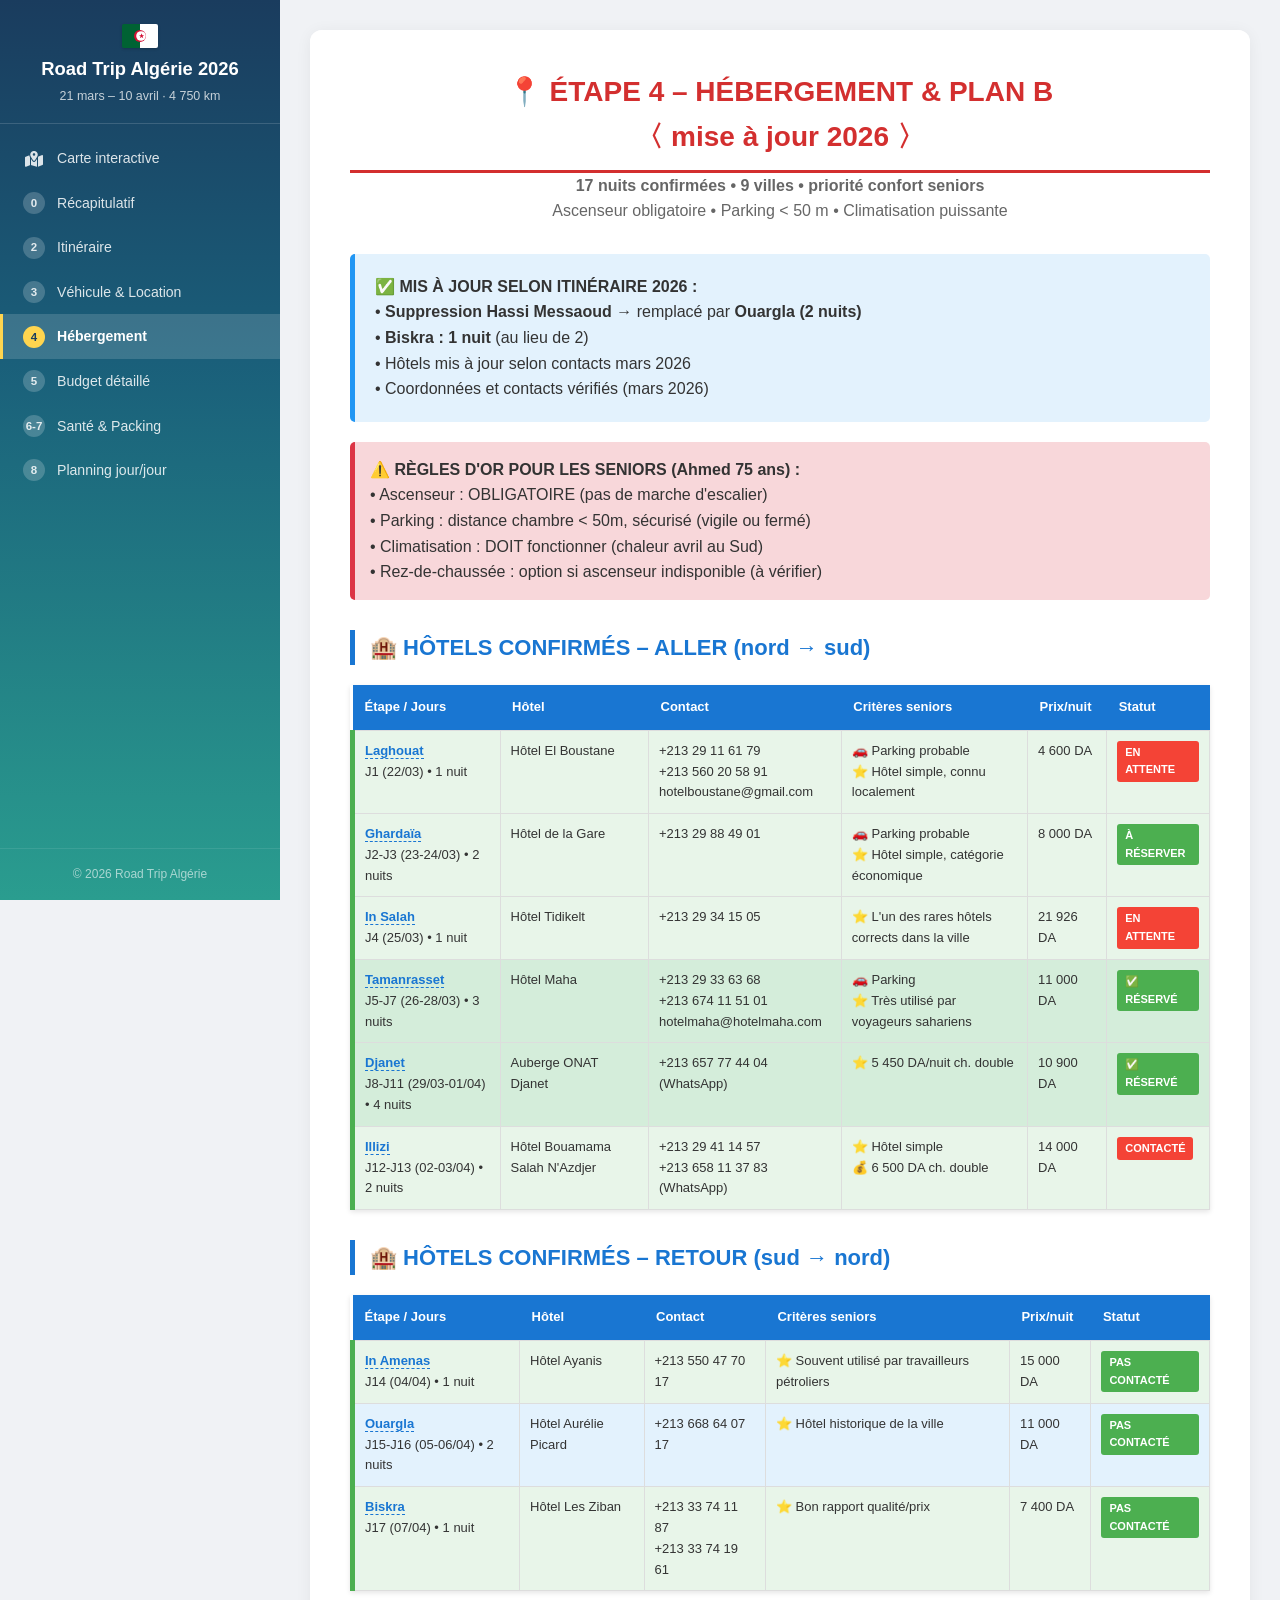
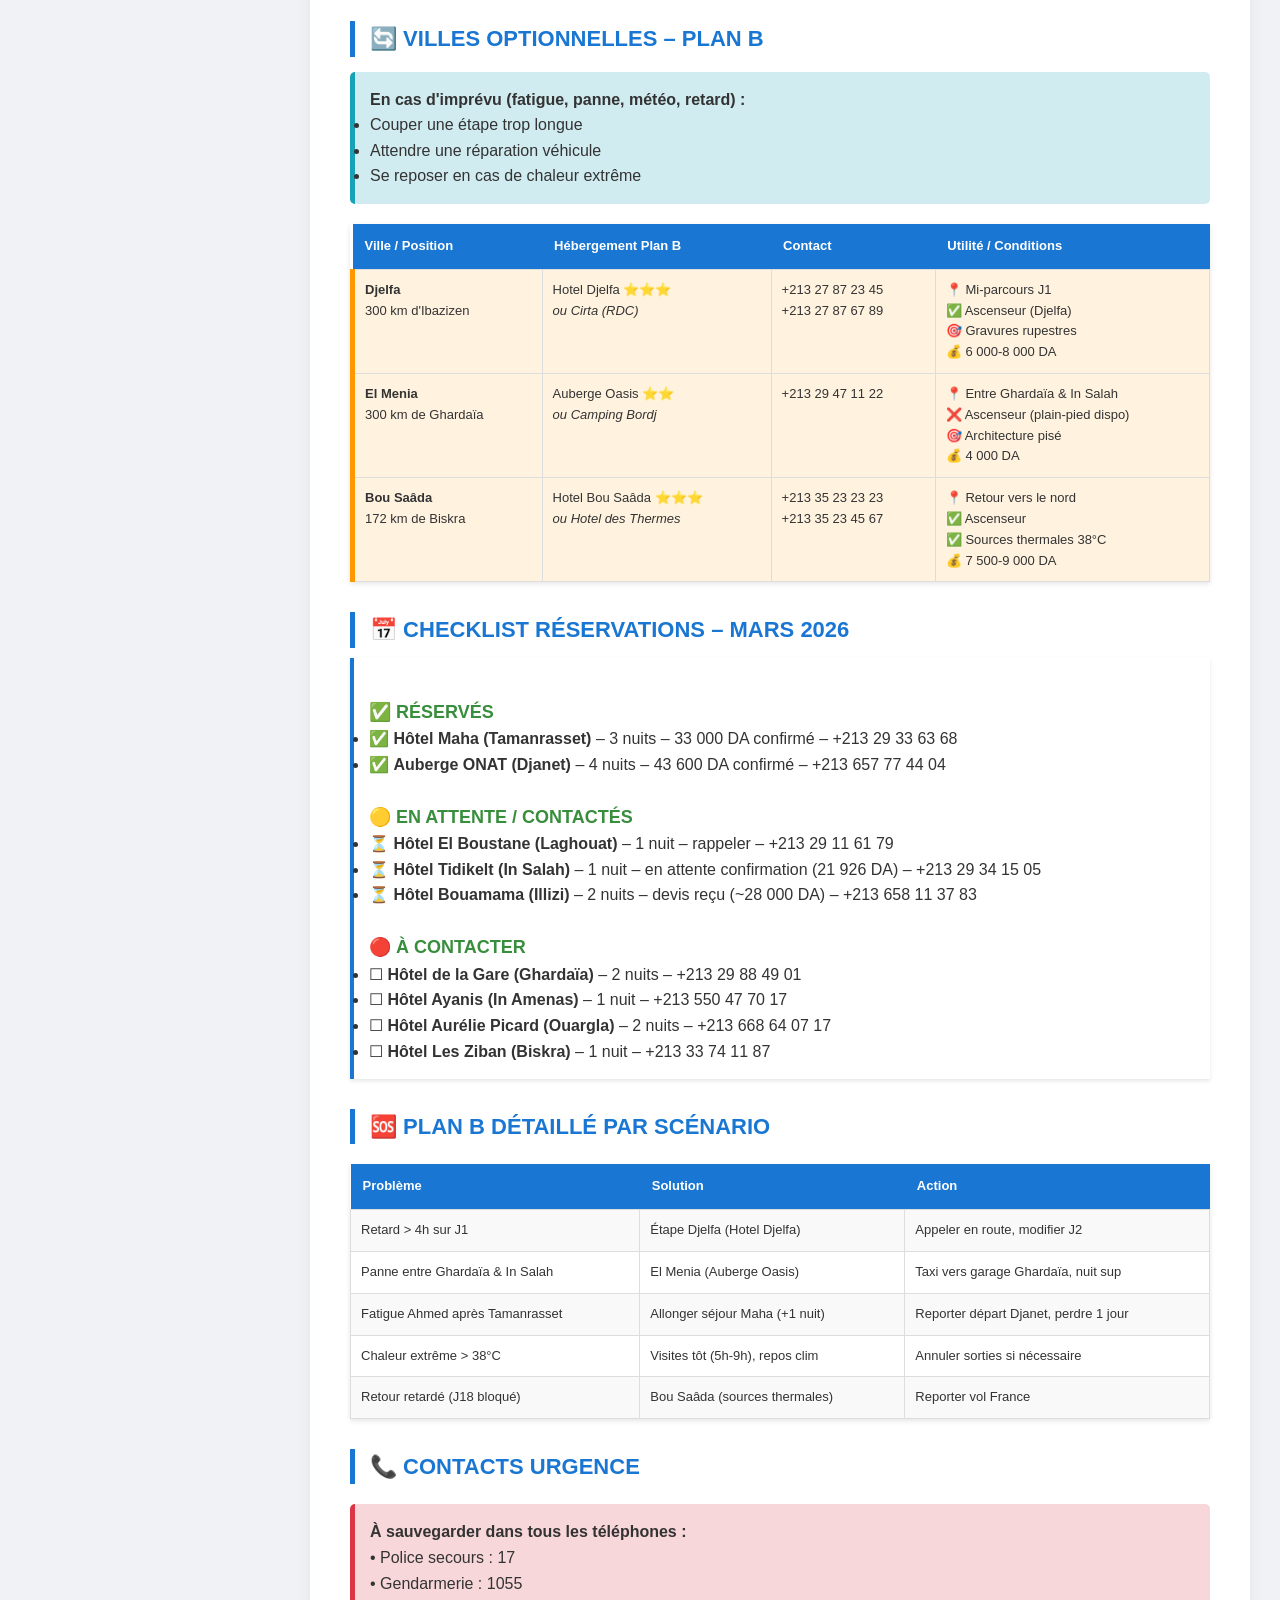
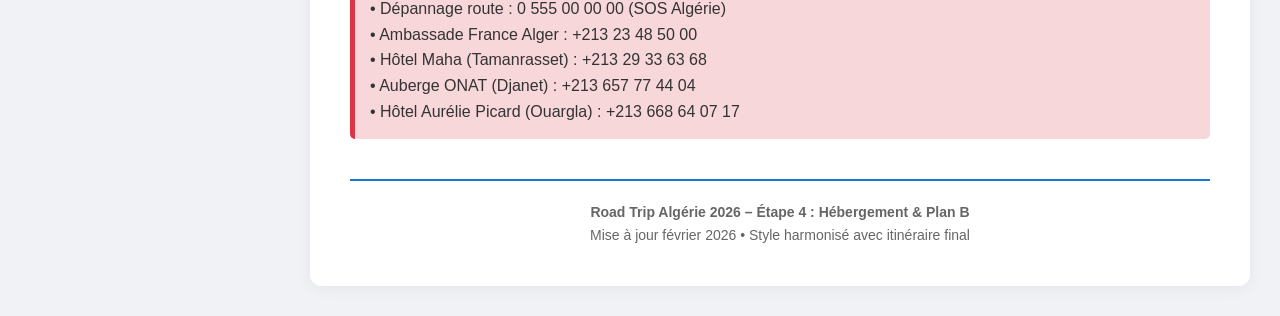
<file: 4-Hebergement-Hotels-Resa.html>
<!DOCTYPE html>
<html lang="fr">
<head>
    <meta charset="UTF-8">
    <meta name="viewport" content="width=device-width, initial-scale=1.0">
    <title>Road Trip Algérie 2026 – Étape 4 • Hébergement & Plan B (harmonisé)</title>
<base target="_blank">
    <link rel="stylesheet" href="https://cdnjs.cloudflare.com/ajax/libs/font-awesome/6.4.0/css/all.min.css">
    <link rel="stylesheet" href="css/style.css">
</head>
<body>
<div class="site-wrapper"><div class="main-content"><div class="page-container">
<div class="container etape-content">
    <h1>📍 ÉTAPE 4 – HÉBERGEMENT & PLAN B<br>〈 mise à jour 2026 〉</h1>
    <p style="text-align:center; font-size:16px; color:#666; margin-bottom:30px;">
        <strong>17 nuits confirmées • 9 villes • priorité confort seniors</strong><br>
        Ascenseur obligatoire • Parking < 50 m • Climatisation puissante
    </p>

    <!-- RAPPEL MODIFICATIONS (lien avec itinéraire) -->
    <div class="update-box">
        <strong>✅ MIS À JOUR SELON ITINÉRAIRE 2026 :</strong><br>
        • <strong>Suppression Hassi Messaoud</strong> → remplacé par <strong>Ouargla (2 nuits)</strong><br>
        • <strong>Biskra : 1 nuit</strong> (au lieu de 2)<br>
        • Hôtels mis à jour selon contacts mars 2026<br>
        • Coordonnées et contacts vérifiés (mars 2026)
    </div>

    <!-- RÈGLES D'OR SENIORS -->
    <div class="important">
        <strong>⚠️ RÈGLES D'OR POUR LES SENIORS (Ahmed 75 ans) :</strong><br>
        • Ascenseur : OBLIGATOIRE (pas de marche d'escalier)<br>
        • Parking : distance chambre < 50m, sécurisé (vigile ou fermé)<br>
        • Climatisation : DOIT fonctionner (chaleur avril au Sud)<br>
        • Rez-de-chaussée : option si ascenseur indisponible (à vérifier)
    </div>

    <h2>🏨 HÔTELS CONFIRMÉS – ALLER (nord → sud)</h2>
    <table>
        <tr>
            <th>Étape / Jours</th>
            <th>Hôtel</th>
            <th>Contact</th>
            <th>Critères seniors</th>
            <th>Prix/nuit</th>
            <th>Statut</th>
        </tr>
        <tr class="confirme" id="hotel-el-boustane">
            <td><strong><a href="8-PlanningJourParJour.html#j1" class="city-link">Laghouat</a></strong><br>J1 (22/03) • 1 nuit</td>
            <td>Hôtel El Boustane</td>
            <td>+213 29 11 61 79<br>+213 560 20 58 91<br>hotelboustane@gmail.com</td>
            <td>🚗 Parking probable<br>⭐ Hôtel simple, connu localement</td>
            <td>4 600 DA</td>
            <td><span class="badge badge-urgent">EN ATTENTE</span></td>
        </tr>
        <tr class="confirme" id="hotel-de-la-gare">
            <td><strong><a href="8-PlanningJourParJour.html#j2" class="city-link">Ghardaïa</a></strong><br>J2-J3 (23-24/03) • 2 nuits</td>
            <td>Hôtel de la Gare</td>
            <td>+213 29 88 49 01</td>
            <td>🚗 Parking probable<br>⭐ Hôtel simple, catégorie économique</td>
            <td>8 000 DA</td>
            <td><span class="badge badge-confirme">À RÉSERVER</span></td>
        </tr>
        <tr class="confirme" id="hotel-tidikelt">
            <td><strong><a href="8-PlanningJourParJour.html#j4" class="city-link">In Salah</a></strong><br>J4 (25/03) • 1 nuit</td>
            <td>Hôtel Tidikelt</td>
            <td>+213 29 34 15 05</td>
            <td>⭐ L'un des rares hôtels corrects dans la ville</td>
            <td>21 926 DA</td>
            <td><span class="badge badge-urgent">EN ATTENTE</span></td>
        </tr>
        <tr class="confirme" id="hotel-maha" style="background:#d4edda !important;">
            <td><strong><a href="8-PlanningJourParJour.html#j5" class="city-link">Tamanrasset</a></strong><br>J5-J7 (26-28/03) • 3 nuits</td>
            <td>Hôtel Maha</td>
            <td>+213 29 33 63 68<br>+213 674 11 51 01<br>hotelmaha@hotelmaha.com</td>
            <td>🚗 Parking<br>⭐ Très utilisé par voyageurs sahariens</td>
            <td>11 000 DA</td>
            <td><span class="badge badge-confirme">✅ RÉSERVÉ</span></td>
        </tr>
        <tr class="confirme" id="hotel-onat-djanet" style="background:#d4edda !important;">
            <td><strong><a href="8-PlanningJourParJour.html#j8" class="city-link">Djanet</a></strong><br>J8-J11 (29/03-01/04) • 4 nuits</td>
            <td>Auberge ONAT Djanet</td>
            <td>+213 657 77 44 04 (WhatsApp)</td>
            <td>⭐ 5 450 DA/nuit ch. double</td>
            <td>10 900 DA</td>
            <td><span class="badge badge-confirme">✅ RÉSERVÉ</span></td>
        </tr>
        <tr class="confirme" id="hotel-bouamama">
            <td><strong><a href="8-PlanningJourParJour.html#j12" class="city-link">Illizi</a></strong><br>J12-J13 (02-03/04) • 2 nuits</td>
            <td>Hôtel Bouamama Salah N'Azdjer</td>
            <td>+213 29 41 14 57<br>+213 658 11 37 83 (WhatsApp)</td>
            <td>⭐ Hôtel simple<br>💰 6 500 DA ch. double</td>
            <td>14 000 DA</td>
            <td><span class="badge badge-urgent">CONTACTÉ</span></td>
        </tr>
    </table>

    <h2>🏨 HÔTELS CONFIRMÉS – RETOUR (sud → nord)</h2>
    <table>
        <tr>
            <th>Étape / Jours</th>
            <th>Hôtel</th>
            <th>Contact</th>
            <th>Critères seniors</th>
            <th>Prix/nuit</th>
            <th>Statut</th>
        </tr>
        <tr class="confirme" id="hotel-ayanis">
            <td><strong><a href="8-PlanningJourParJour.html#j14" class="city-link">In Amenas</a></strong><br>J14 (04/04) • 1 nuit</td>
            <td>Hôtel Ayanis</td>
            <td>+213 550 47 70 17</td>
            <td>⭐ Souvent utilisé par travailleurs pétroliers</td>
            <td>15 000 DA</td>
            <td><span class="badge badge-confirme">PAS CONTACTÉ</span></td>
        </tr>
        <tr class="confirme" id="hotel-aurelie-picard" style="background:#e3f2fd !important;">
            <td><strong><a href="8-PlanningJourParJour.html#j15" class="city-link">Ouargla</a></strong><br>J15-J16 (05-06/04) • 2 nuits</td>
            <td>Hôtel Aurélie Picard</td>
            <td>+213 668 64 07 17</td>
            <td>⭐ Hôtel historique de la ville</td>
            <td>11 000 DA</td>
            <td><span class="badge badge-confirme">PAS CONTACTÉ</span></td>
        </tr>
        <tr class="confirme" id="hotel-les-ziban">
            <td><strong><a href="8-PlanningJourParJour.html#j17" class="city-link">Biskra</a></strong><br>J17 (07/04) • 1 nuit</td>
            <td>Hôtel Les Ziban</td>
            <td>+213 33 74 11 87<br>+213 33 74 19 61</td>
            <td>⭐ Bon rapport qualité/prix</td>
            <td>7 400 DA</td>
            <td><span class="badge badge-confirme">PAS CONTACTÉ</span></td>
        </tr>
    </table>

    <h2>🔄 VILLES OPTIONNELLES – PLAN B</h2>
    <div class="conseil">
        <p><strong>En cas d'imprévu (fatigue, panne, météo, retard) :</strong></p>
        <ul>
            <li>Couper une étape trop longue</li>
            <li>Attendre une réparation véhicule</li>
            <li>Se reposer en cas de chaleur extrême</li>
        </ul>
    </div>

    <table>
        <tr>
            <th>Ville / Position</th>
            <th>Hébergement Plan B</th>
            <th>Contact</th>
            <th>Utilité / Conditions</th>
        </tr>
        <tr class="optionnel">
            <td><strong>Djelfa</strong><br>300 km d'Ibazizen</td>
            <td>Hotel Djelfa ⭐⭐⭐<br><em>ou Cirta (RDC)</em></td>
            <td>+213 27 87 23 45<br>+213 27 87 67 89</td>
            <td>📍 Mi-parcours J1<br>✅ Ascenseur (Djelfa)<br>🎯 Gravures rupestres<br>💰 6 000-8 000 DA</td>
        </tr>
        <tr class="optionnel">
            <td><strong>El Menia</strong><br>300 km de Ghardaïa</td>
            <td>Auberge Oasis ⭐⭐<br><em>ou Camping Bordj</em></td>
            <td>+213 29 47 11 22</td>
            <td>📍 Entre Ghardaïa & In Salah<br>❌ Ascenseur (plain-pied dispo)<br>🎯 Architecture pisé<br>💰 4 000 DA</td>
        </tr>
        <tr class="optionnel">
            <td><strong>Bou Saâda</strong><br>172 km de Biskra</td>
            <td>Hotel Bou Saâda ⭐⭐⭐<br><em>ou Hotel des Thermes</em></td>
            <td>+213 35 23 23 23<br>+213 35 23 45 67</td>
            <td>📍 Retour vers le nord<br>✅ Ascenseur<br>✅ Sources thermales 38°C<br>💰 7 500-9 000 DA</td>
        </tr>
    </table>

    <h2>📅 CHECKLIST RÉSERVATIONS – MARS 2026</h2>
    <div class="programme-detail">
        <h3>✅ RÉSERVÉS</h3>
        <ul>
            <li>✅ <strong>Hôtel Maha (Tamanrasset)</strong> – 3 nuits – 33 000 DA confirmé – +213 29 33 63 68</li>
            <li>✅ <strong>Auberge ONAT (Djanet)</strong> – 4 nuits – 43 600 DA confirmé – +213 657 77 44 04</li>
        </ul>
        <h3>🟡 EN ATTENTE / CONTACTÉS</h3>
        <ul>
            <li>⏳ <strong>Hôtel El Boustane (Laghouat)</strong> – 1 nuit – rappeler – +213 29 11 61 79</li>
            <li>⏳ <strong>Hôtel Tidikelt (In Salah)</strong> – 1 nuit – en attente confirmation (21 926 DA) – +213 29 34 15 05</li>
            <li>⏳ <strong>Hôtel Bouamama (Illizi)</strong> – 2 nuits – devis reçu (~28 000 DA) – +213 658 11 37 83</li>
        </ul>
        <h3>🔴 À CONTACTER</h3>
        <ul>
            <li>☐ <strong>Hôtel de la Gare (Ghardaïa)</strong> – 2 nuits – +213 29 88 49 01</li>
            <li>☐ <strong>Hôtel Ayanis (In Amenas)</strong> – 1 nuit – +213 550 47 70 17</li>
            <li>☐ <strong>Hôtel Aurélie Picard (Ouargla)</strong> – 2 nuits – +213 668 64 07 17</li>
            <li>☐ <strong>Hôtel Les Ziban (Biskra)</strong> – 1 nuit – +213 33 74 11 87</li>
        </ul>
    </div>

    <h2>🆘 PLAN B DÉTAILLÉ PAR SCÉNARIO</h2>
    <table>
        <tr><th>Problème</th><th>Solution</th><th>Action</th></tr>
        <tr><td>Retard > 4h sur J1</td><td>Étape Djelfa (Hotel Djelfa)</td><td>Appeler en route, modifier J2</td></tr>
        <tr><td>Panne entre Ghardaïa & In Salah</td><td>El Menia (Auberge Oasis)</td><td>Taxi vers garage Ghardaïa, nuit sup</td></tr>
        <tr><td>Fatigue Ahmed après Tamanrasset</td><td>Allonger séjour Maha (+1 nuit)</td><td>Reporter départ Djanet, perdre 1 jour</td></tr>
        <tr><td>Chaleur extrême > 38°C</td><td>Visites tôt (5h-9h), repos clim</td><td>Annuler sorties si nécessaire</td></tr>
        <tr><td>Retour retardé (J18 bloqué)</td><td>Bou Saâda (sources thermales)</td><td>Reporter vol France</td></tr>
    </table>

    <h2>📞 CONTACTS URGENCE</h2>
    <div class="important">
        <strong>À sauvegarder dans tous les téléphones :</strong><br>
        • Police secours : 17<br>
        • Gendarmerie : 1055<br>
        • Dépannage route : 0 555 00 00 00 (SOS Algérie)<br>
        • Ambassade France Alger : +213 23 48 50 00<br>
        • Hôtel Maha (Tamanrasset) : +213 29 33 63 68<br>
        • Auberge ONAT (Djanet) : +213 657 77 44 04<br>
        • Hôtel Aurélie Picard (Ouargla) : +213 668 64 07 17
    </div>

    <div class="footer">
        <p><strong>Road Trip Algérie 2026 – Étape 4 : Hébergement & Plan B</strong><br>
        Mise à jour février 2026 • Style harmonisé avec itinéraire final</p>
    </div>
</div>
</div></div></div>
<script src="js/navigation.js"></script>
<script>initNavigation('4-Hebergement-Hotels-Resa.html');</script>
</body>
</html>
</file>
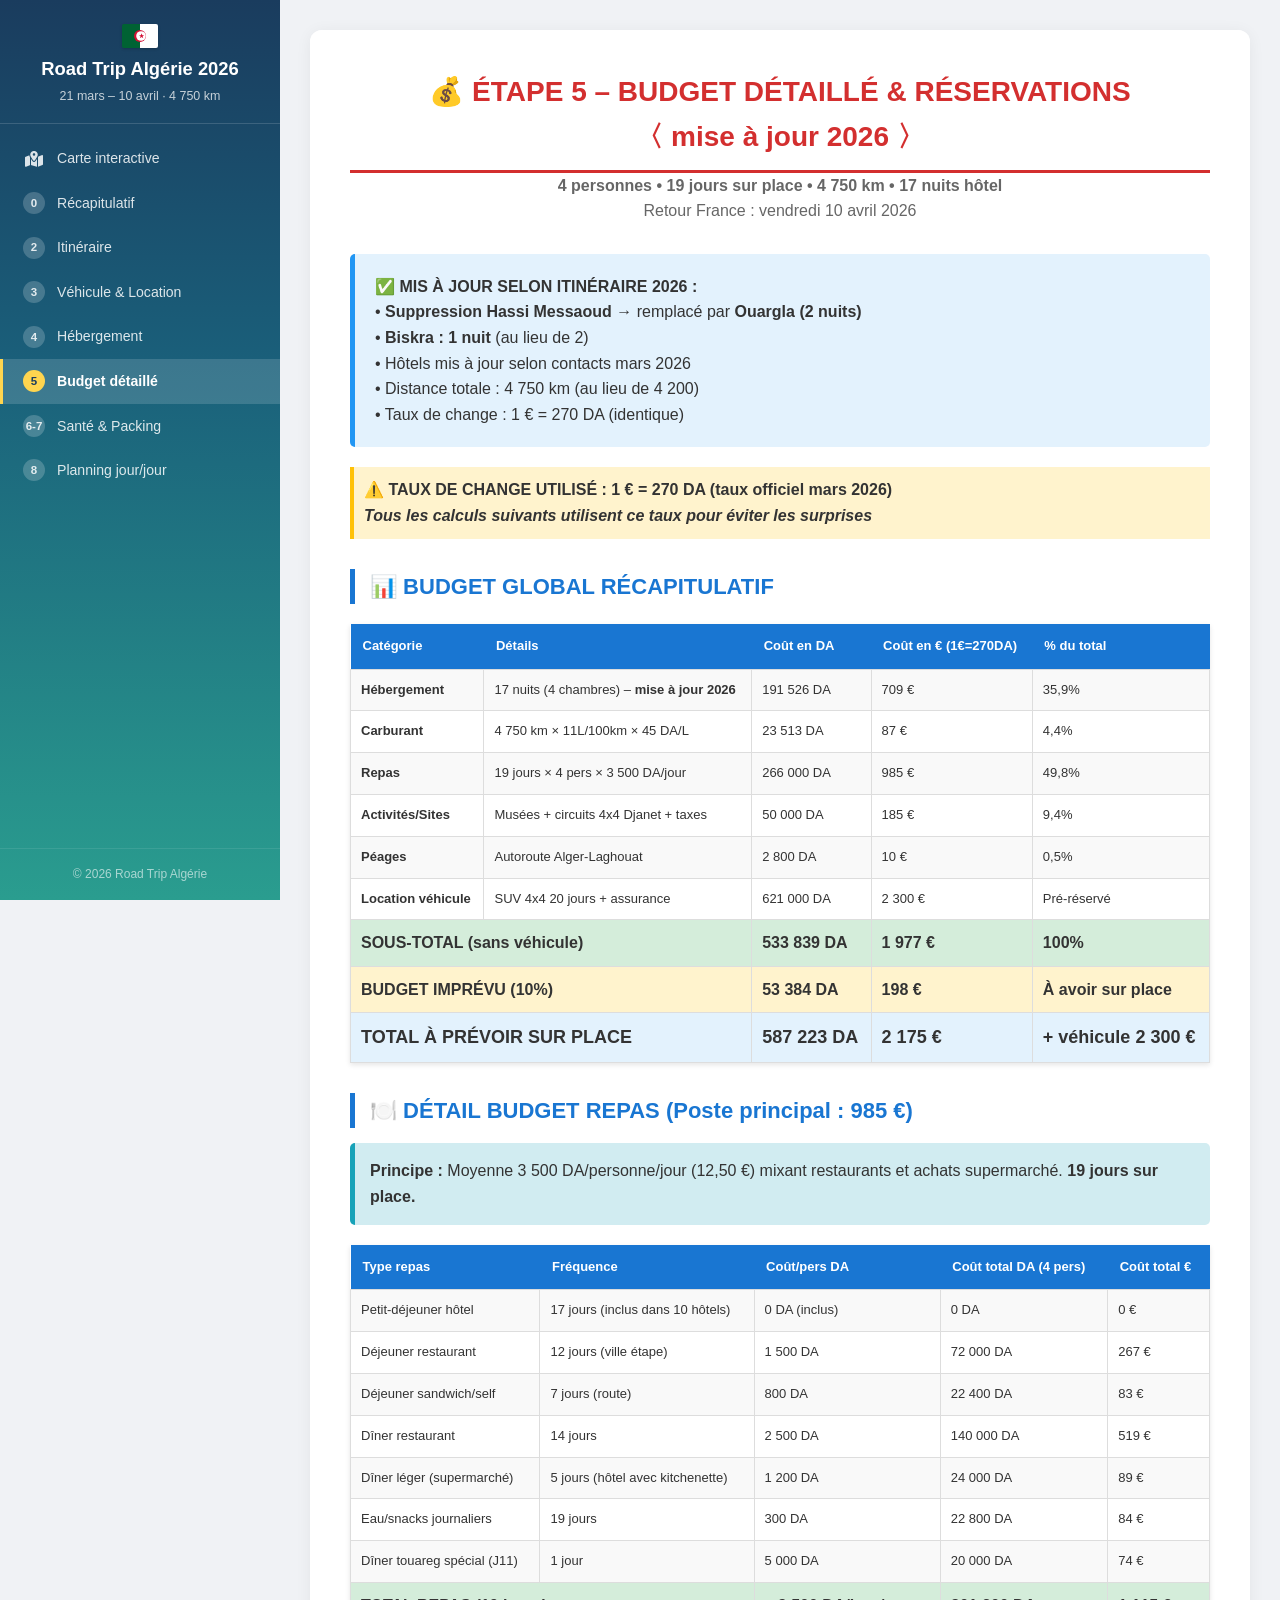
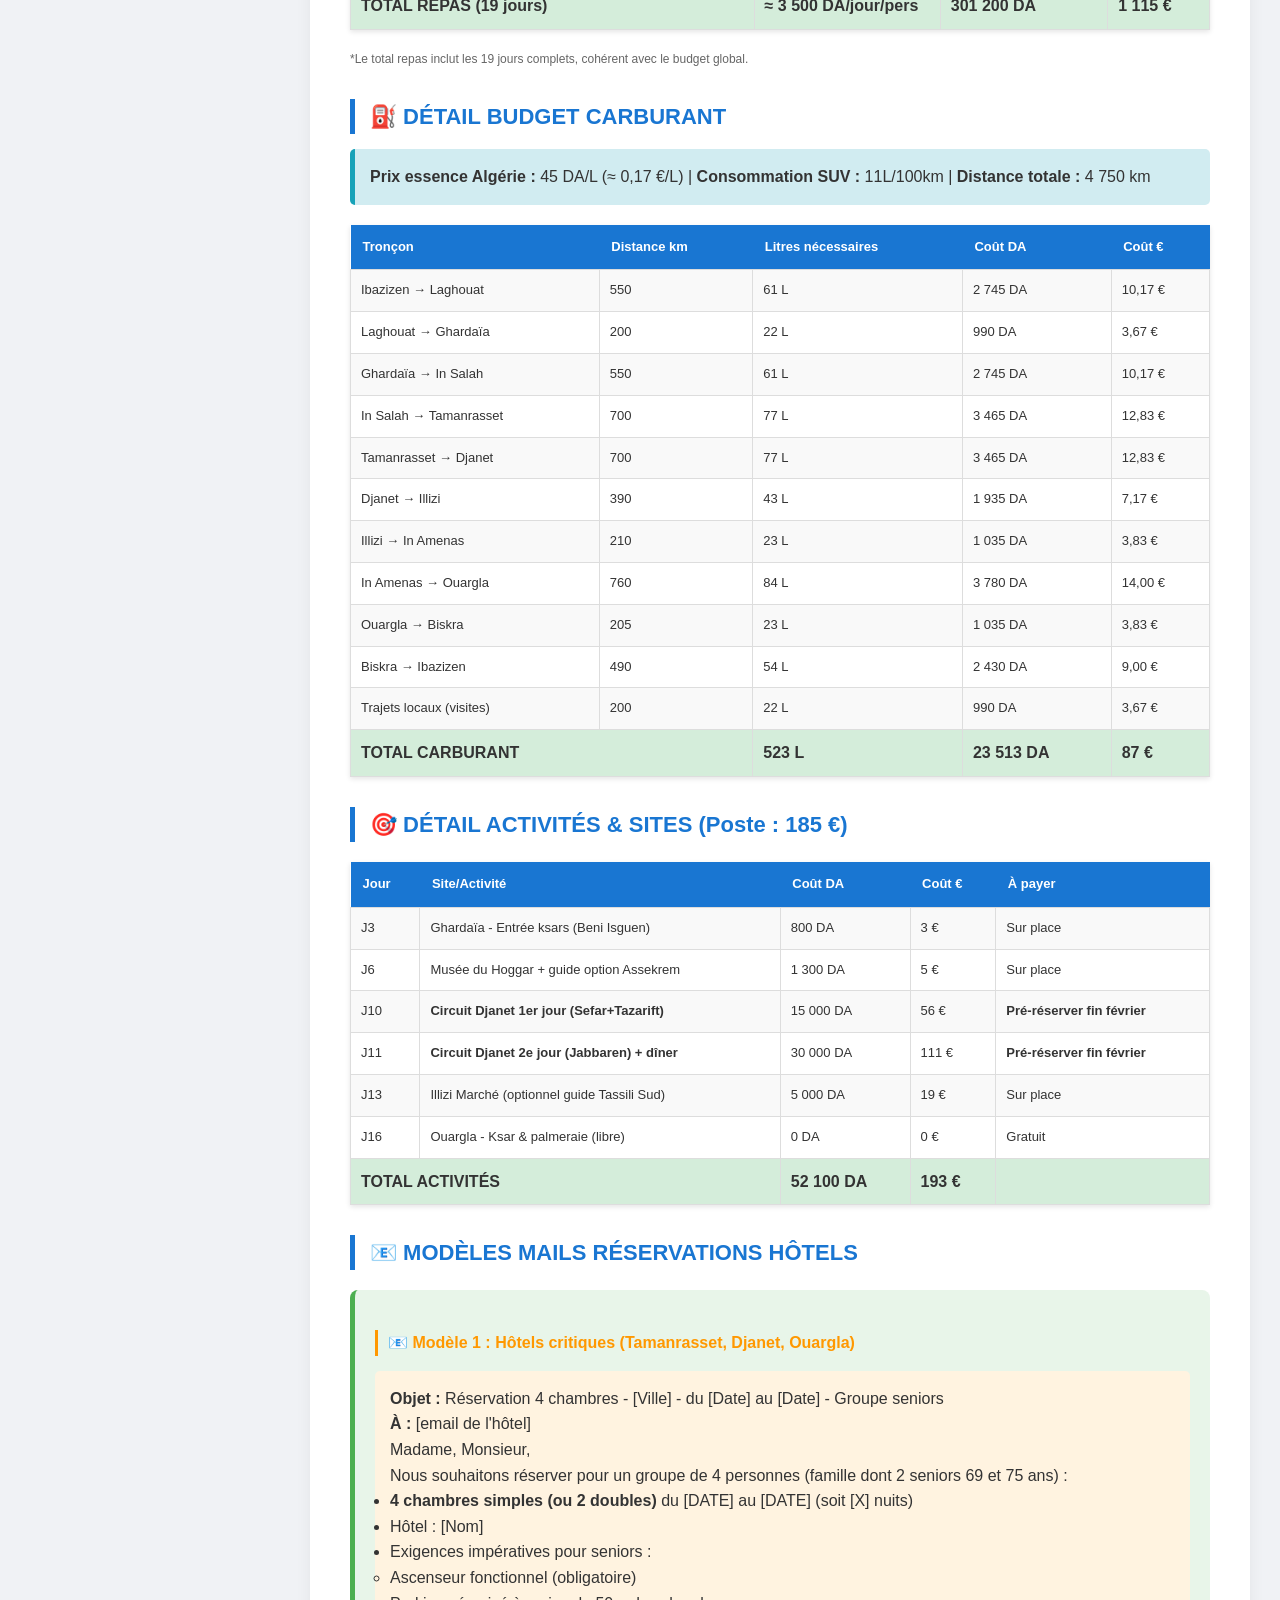
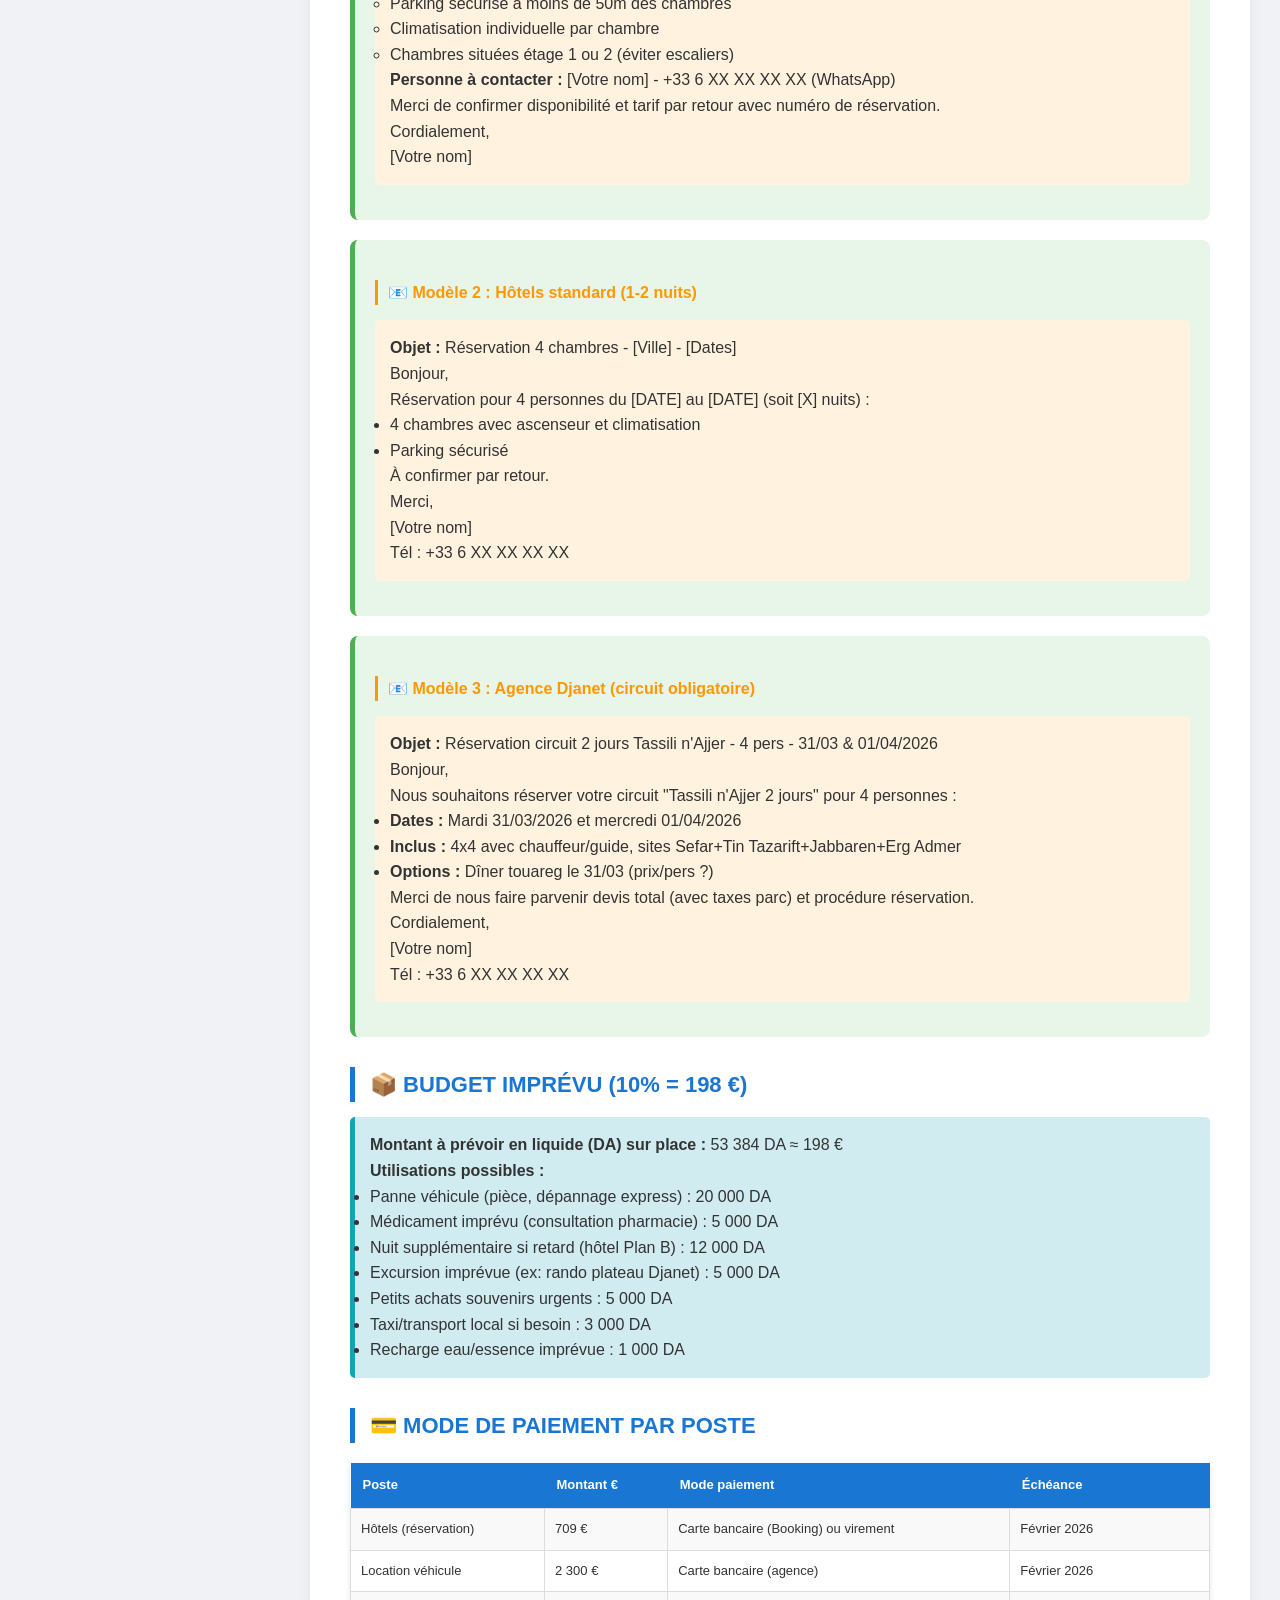
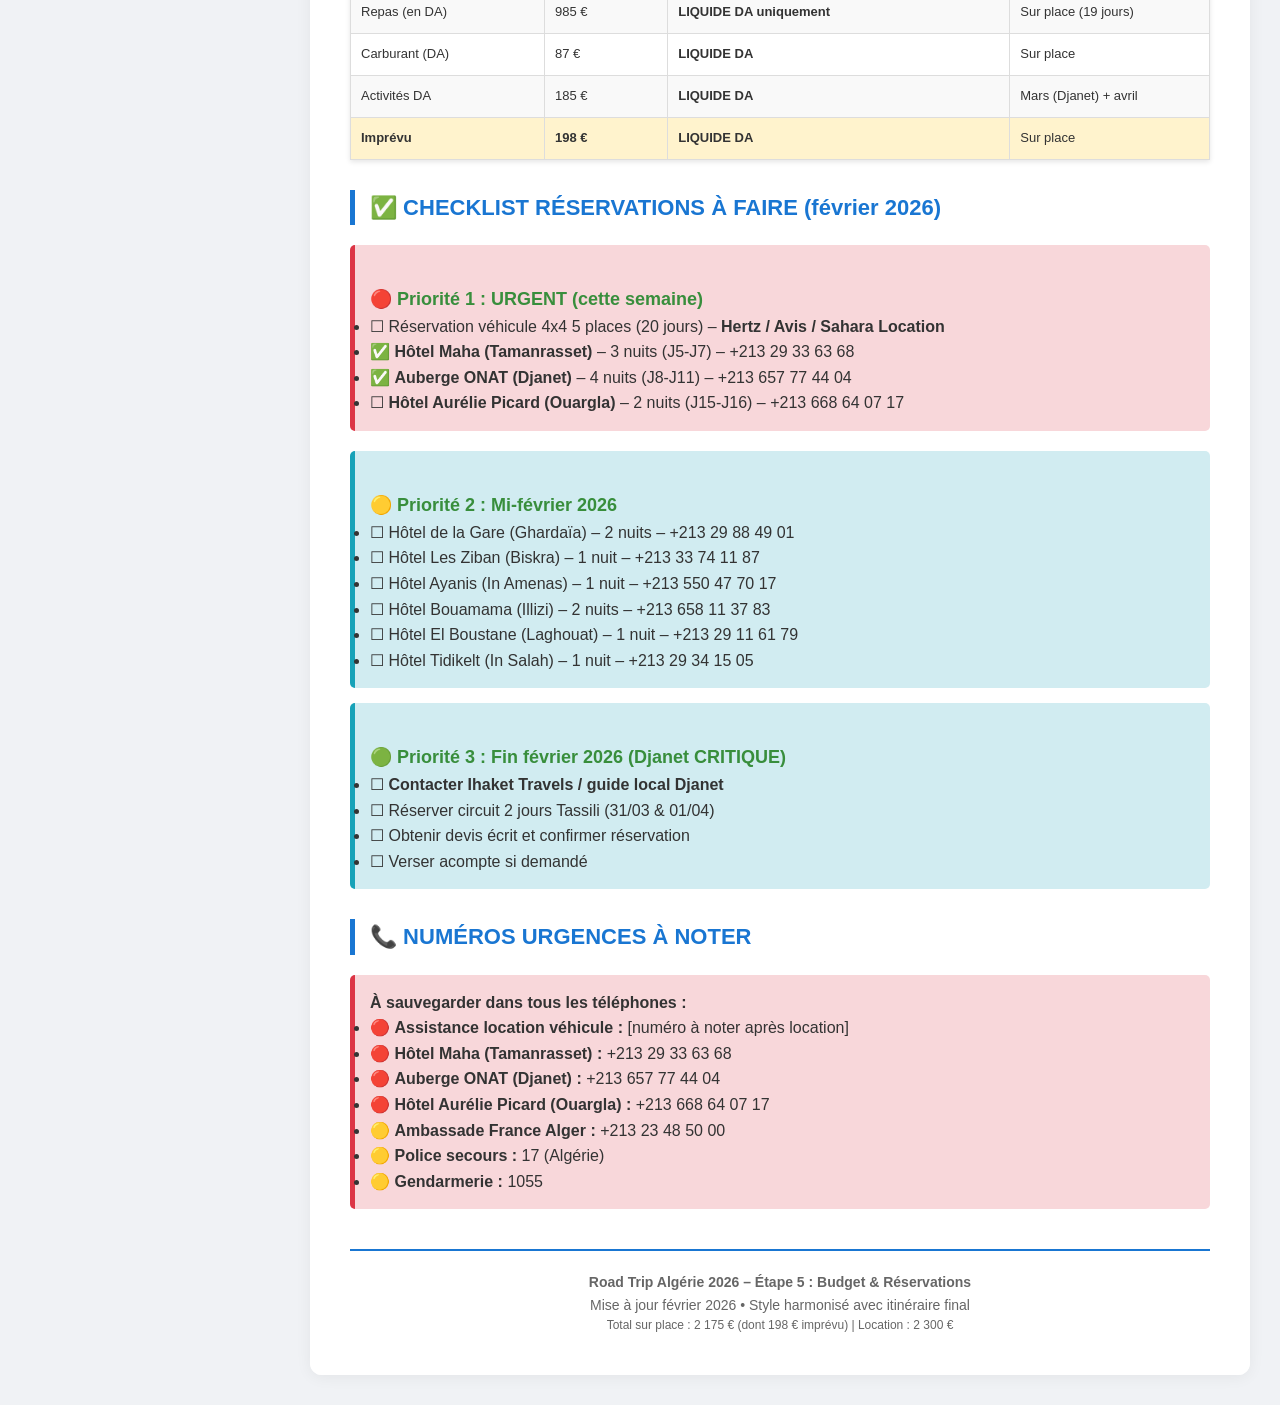
<file: 5-BudgetDetaille.html>
<!DOCTYPE html>
<html lang="fr">
<head>
    <meta charset="UTF-8">
    <meta name="viewport" content="width=device-width, initial-scale=1.0">
    <title>Road Trip Algérie 2026 – Étape 5 • Budget & Réservations (harmonisé)</title>
<base target="_blank">
    <link rel="stylesheet" href="https://cdnjs.cloudflare.com/ajax/libs/font-awesome/6.4.0/css/all.min.css">
    <link rel="stylesheet" href="css/style.css">
</head>
<body>
<div class="site-wrapper"><div class="main-content"><div class="page-container">
<div class="container etape-content">
    <h1>💰 ÉTAPE 5 – BUDGET DÉTAILLÉ & RÉSERVATIONS<br>〈 mise à jour 2026 〉</h1>
    <p style="text-align:center; font-size:16px; color:#666; margin-bottom:30px;">
        <strong>4 personnes • 19 jours sur place • 4 750 km • 17 nuits hôtel</strong><br>
        Retour France : vendredi 10 avril 2026
    </p>

    <!-- RAPPEL MODIFICATIONS (lien avec itinéraire) -->
    <div class="update-box">
        <strong>✅ MIS À JOUR SELON ITINÉRAIRE 2026 :</strong><br>
        • <strong>Suppression Hassi Messaoud</strong> → remplacé par <strong>Ouargla (2 nuits)</strong><br>
        • <strong>Biskra : 1 nuit</strong> (au lieu de 2)<br>
        • Hôtels mis à jour selon contacts mars 2026<br>
        • Distance totale : 4 750 km (au lieu de 4 200)<br>
        • Taux de change : 1 € = 270 DA (identique)
    </div>

    <div class="taux-info">
        <strong>⚠️ TAUX DE CHANGE UTILISÉ : 1 € = 270 DA (taux officiel mars 2026)</strong><br>
        <em>Tous les calculs suivants utilisent ce taux pour éviter les surprises</em>
    </div>

    <!-- ============================================== -->
    <!-- BUDGET GLOBAL RÉCAPITULATIF -->
    <!-- ============================================== -->
    <h2>📊 BUDGET GLOBAL RÉCAPITULATIF</h2>
    <table>
        <tr>
            <th>Catégorie</th>
            <th>Détails</th>
            <th>Coût en DA</th>
            <th>Coût en € (1€=270DA)</th>
            <th>% du total</th>
        </tr>
        <tr>
            <td><strong>Hébergement</strong></td>
            <td>17 nuits (4 chambres) – <strong>mise à jour 2026</strong></td>
            <td>191 526 DA</td>
            <td>709 €</td>
            <td>35,9%</td>
        </tr>
        <tr>
            <td><strong>Carburant</strong></td>
            <td>4 750 km × 11L/100km × 45 DA/L</td>
            <td>23 513 DA</td>
            <td>87 €</td>
            <td>4,4%</td>
        </tr>
        <tr>
            <td><strong>Repas</strong></td>
            <td>19 jours × 4 pers × 3 500 DA/jour</td>
            <td>266 000 DA</td>
            <td>985 €</td>
            <td>49,8%</td>
        </tr>
        <tr>
            <td><strong>Activités/Sites</strong></td>
            <td>Musées + circuits 4x4 Djanet + taxes</td>
            <td>50 000 DA</td>
            <td>185 €</td>
            <td>9,4%</td>
        </tr>
        <tr>
            <td><strong>Péages</strong></td>
            <td>Autoroute Alger-Laghouat</td>
            <td>2 800 DA</td>
            <td>10 €</td>
            <td>0,5%</td>
        </tr>
        <tr>
            <td><strong>Location véhicule</strong></td>
            <td>SUV 4x4 20 jours + assurance</td>
            <td>621 000 DA</td>
            <td>2 300 €</td>
            <td>Pré-réservé</td>
        </tr>
        <tr class="total-row">
            <td colspan="2"><strong>SOUS-TOTAL (sans véhicule)</strong></td>
            <td><strong>533 839 DA</strong></td>
            <td><strong>1 977 €</strong></td>
            <td><strong>100%</strong></td>
        </tr>
        <tr class="imprevu-row">
            <td colspan="2"><strong>BUDGET IMPRÉVU (10%)</strong></td>
            <td><strong>53 384 DA</strong></td>
            <td><strong>198 €</strong></td>
            <td><strong>À avoir sur place</strong></td>
        </tr>
        <tr style="background:#e3f2fd; font-weight:bold; font-size:18px;">
            <td colspan="2"><strong>TOTAL À PRÉVOIR SUR PLACE</strong></td>
            <td><strong>587 223 DA</strong></td>
            <td><strong>2 175 €</strong></td>
            <td><strong>+ véhicule 2 300 €</strong></td>
        </tr>
    </table>

    <!-- ============================================== -->
    <!-- DÉTAIL BUDGET REPAS -->
    <!-- ============================================== -->
    <h2>🍽️ DÉTAIL BUDGET REPAS (Poste principal : 985 €)</h2>
    <div class="conseil">
        <p><strong>Principe :</strong> Moyenne 3 500 DA/personne/jour (12,50 €) mixant restaurants et achats supermarché. <strong>19 jours sur place.</strong></p>
    </div>
    <table>
        <tr>
            <th>Type repas</th>
            <th>Fréquence</th>
            <th>Coût/pers DA</th>
            <th>Coût total DA (4 pers)</th>
            <th>Coût total €</th>
        </tr>
        <tr>
            <td>Petit-déjeuner hôtel</td>
            <td>17 jours (inclus dans 10 hôtels)</td>
            <td>0 DA (inclus)</td>
            <td>0 DA</td>
            <td>0 €</td>
        </tr>
        <tr>
            <td>Déjeuner restaurant</td>
            <td>12 jours (ville étape)</td>
            <td>1 500 DA</td>
            <td>72 000 DA</td>
            <td>267 €</td>
        </tr>
        <tr>
            <td>Déjeuner sandwich/self</td>
            <td>7 jours (route)</td>
            <td>800 DA</td>
            <td>22 400 DA</td>
            <td>83 €</td>
        </tr>
        <tr>
            <td>Dîner restaurant</td>
            <td>14 jours</td>
            <td>2 500 DA</td>
            <td>140 000 DA</td>
            <td>519 €</td>
        </tr>
        <tr>
            <td>Dîner léger (supermarché)</td>
            <td>5 jours (hôtel avec kitchenette)</td>
            <td>1 200 DA</td>
            <td>24 000 DA</td>
            <td>89 €</td>
        </tr>
        <tr>
            <td>Eau/snacks journaliers</td>
            <td>19 jours</td>
            <td>300 DA</td>
            <td>22 800 DA</td>
            <td>84 €</td>
        </tr>
        <tr>
            <td>Dîner touareg spécial (J11)</td>
            <td>1 jour</td>
            <td>5 000 DA</td>
            <td>20 000 DA</td>
            <td>74 €</td>
        </tr>
        <tr class="total-row">
            <td colspan="2"><strong>TOTAL REPAS (19 jours)</strong></td>
            <td><strong>≈ 3 500 DA/jour/pers</strong></td>
            <td><strong>301 200 DA</strong></td>
            <td><strong>1 115 €</strong></td>
        </tr>
    </table>
    <p style="font-size:12px; color:#666;">*Le total repas inclut les 19 jours complets, cohérent avec le budget global.</p>

    <!-- ============================================== -->
    <!-- DÉTAIL BUDGET CARBURANT (mis à jour 4 750 km) -->
    <!-- ============================================== -->
    <h2>⛽ DÉTAIL BUDGET CARBURANT</h2>
    <div class="conseil">
        <p><strong>Prix essence Algérie :</strong> 45 DA/L (≈ 0,17 €/L) | <strong>Consommation SUV :</strong> 11L/100km | <strong>Distance totale :</strong> 4 750 km</p>
    </div>
    <table>
        <tr>
            <th>Tronçon</th>
            <th>Distance km</th>
            <th>Litres nécessaires</th>
            <th>Coût DA</th>
            <th>Coût €</th>
        </tr>
        <tr><td>Ibazizen → Laghouat</td><td>550</td><td>61 L</td><td>2 745 DA</td><td>10,17 €</td></tr>
        <tr><td>Laghouat → Ghardaïa</td><td>200</td><td>22 L</td><td>990 DA</td><td>3,67 €</td></tr>
        <tr><td>Ghardaïa → In Salah</td><td>550</td><td>61 L</td><td>2 745 DA</td><td>10,17 €</td></tr>
        <tr><td>In Salah → Tamanrasset</td><td>700</td><td>77 L</td><td>3 465 DA</td><td>12,83 €</td></tr>
        <tr><td>Tamanrasset → Djanet</td><td>700</td><td>77 L</td><td>3 465 DA</td><td>12,83 €</td></tr>
        <tr><td>Djanet → Illizi</td><td>390</td><td>43 L</td><td>1 935 DA</td><td>7,17 €</td></tr>
        <tr><td>Illizi → In Amenas</td><td>210</td><td>23 L</td><td>1 035 DA</td><td>3,83 €</td></tr>
        <tr><td>In Amenas → Ouargla</td><td>760</td><td>84 L</td><td>3 780 DA</td><td>14,00 €</td></tr>
        <tr><td>Ouargla → Biskra</td><td>205</td><td>23 L</td><td>1 035 DA</td><td>3,83 €</td></tr>
        <tr><td>Biskra → Ibazizen</td><td>490</td><td>54 L</td><td>2 430 DA</td><td>9,00 €</td></tr>
        <tr><td>Trajets locaux (visites)</td><td>200</td><td>22 L</td><td>990 DA</td><td>3,67 €</td></tr>
        <tr class="total-row">
            <td colspan="2"><strong>TOTAL CARBURANT</strong></td>
            <td><strong>523 L</strong></td>
            <td><strong>23 513 DA</strong></td>
            <td><strong>87 €</strong></td>
        </tr>
    </table>

    <!-- ============================================== -->
    <!-- DÉTAIL ACTIVITÉS & SITES -->
    <!-- ============================================== -->
    <h2>🎯 DÉTAIL ACTIVITÉS & SITES (Poste : 185 €)</h2>
    <table>
        <tr>
            <th>Jour</th>
            <th>Site/Activité</th>
            <th>Coût DA</th>
            <th>Coût €</th>
            <th>À payer</th>
        </tr>
        <tr><td>J3</td><td>Ghardaïa - Entrée ksars (Beni Isguen)</td><td>800 DA</td><td>3 €</td><td>Sur place</td></tr>
        <tr><td>J6</td><td>Musée du Hoggar + guide option Assekrem</td><td>1 300 DA</td><td>5 €</td><td>Sur place</td></tr>
        <tr class="warning"><td>J10</td><td><strong>Circuit Djanet 1er jour (Sefar+Tazarift)</strong></td><td>15 000 DA</td><td>56 €</td><td><strong>Pré-réserver fin février</strong></td></tr>
        <tr class="warning"><td>J11</td><td><strong>Circuit Djanet 2e jour (Jabbaren) + dîner</strong></td><td>30 000 DA</td><td>111 €</td><td><strong>Pré-réserver fin février</strong></td></tr>
        <tr><td>J13</td><td>Illizi Marché (optionnel guide Tassili Sud)</td><td>5 000 DA</td><td>19 €</td><td>Sur place</td></tr>
        <tr><td>J16</td><td>Ouargla - Ksar & palmeraie (libre)</td><td>0 DA</td><td>0 €</td><td>Gratuit</td></tr>
        <tr class="total-row"><td colspan="2"><strong>TOTAL ACTIVITÉS</strong></td><td><strong>52 100 DA</strong></td><td><strong>193 €</strong></td><td></td></tr>
    </table>

    <!-- ============================================== -->
    <!-- MODÈLES MAILS RÉSERVATIONS -->
    <!-- ============================================== -->
    <h2>📧 MODÈLES MAILS RÉSERVATIONS HÔTELS</h2>
    
    <div class="email-box">
        <h4>📧 Modèle 1 : Hôtels critiques (Tamanrasset, Djanet, Ouargla)</h4>
        <div class="courrier-box">
            <p><strong>Objet :</strong> Réservation 4 chambres - [Ville] - du [Date] au [Date] - Groupe seniors</p>
            <p><strong>À :</strong> [email de l'hôtel]</p>
            <p>Madame, Monsieur,</p>
            <p>Nous souhaitons réserver pour un groupe de 4 personnes (famille dont 2 seniors 69 et 75 ans) :</p>
            <ul>
                <li><strong>4 chambres simples (ou 2 doubles)</strong> du [DATE] au [DATE] (soit [X] nuits)</li>
                <li>Hôtel : [Nom]</li>
                <li>Exigences impératives pour seniors :
                    <ul>
                        <li>Ascenseur fonctionnel (obligatoire)</li>
                        <li>Parking sécurisé à moins de 50m des chambres</li>
                        <li>Climatisation individuelle par chambre</li>
                        <li>Chambres situées étage 1 ou 2 (éviter escaliers)</li>
                    </ul>
                </li>
            </ul>
            <p><strong>Personne à contacter :</strong> [Votre nom] - +33 6 XX XX XX XX (WhatsApp)</p>
            <p>Merci de confirmer disponibilité et tarif par retour avec numéro de réservation.</p>
            <p>Cordialement,<br>[Votre nom]</p>
        </div>
    </div>

    <div class="email-box">
        <h4>📧 Modèle 2 : Hôtels standard (1-2 nuits)</h4>
        <div class="courrier-box">
            <p><strong>Objet :</strong> Réservation 4 chambres - [Ville] - [Dates]</p>
            <p>Bonjour,</p>
            <p>Réservation pour 4 personnes du [DATE] au [DATE] (soit [X] nuits) :</p>
            <ul>
                <li>4 chambres avec ascenseur et climatisation</li>
                <li>Parking sécurisé</li>
            </ul>
            <p>À confirmer par retour.</p>
            <p>Merci,<br>[Votre nom]<br>Tél : +33 6 XX XX XX XX</p>
        </div>
    </div>

    <div class="email-box">
        <h4>📧 Modèle 3 : Agence Djanet (circuit obligatoire)</h4>
        <div class="courrier-box">
            <p><strong>Objet :</strong> Réservation circuit 2 jours Tassili n'Ajjer - 4 pers - 31/03 & 01/04/2026</p>
            <p>Bonjour,</p>
            <p>Nous souhaitons réserver votre circuit "Tassili n'Ajjer 2 jours" pour 4 personnes :</p>
            <ul>
                <li><strong>Dates :</strong> Mardi 31/03/2026 et mercredi 01/04/2026</li>
                <li><strong>Inclus :</strong> 4x4 avec chauffeur/guide, sites Sefar+Tin Tazarift+Jabbaren+Erg Admer</li>
                <li><strong>Options :</strong> Dîner touareg le 31/03 (prix/pers ?)</li>
            </ul>
            <p>Merci de nous faire parvenir devis total (avec taxes parc) et procédure réservation.</p>
            <p>Cordialement,<br>[Votre nom]<br>Tél : +33 6 XX XX XX XX</p>
        </div>
    </div>

    <!-- ============================================== -->
    <!-- BUDGET IMPRÉVU -->
    <!-- ============================================== -->
    <h2>📦 BUDGET IMPRÉVU (10% = 198 €)</h2>
    <div class="conseil">
        <p><strong>Montant à prévoir en liquide (DA) sur place :</strong> 53 384 DA ≈ 198 €</p>
        <p><strong>Utilisations possibles :</strong></p>
        <ul>
            <li>Panne véhicule (pièce, dépannage express) : 20 000 DA</li>
            <li>Médicament imprévu (consultation pharmacie) : 5 000 DA</li>
            <li>Nuit supplémentaire si retard (hôtel Plan B) : 12 000 DA</li>
            <li>Excursion imprévue (ex: rando plateau Djanet) : 5 000 DA</li>
            <li>Petits achats souvenirs urgents : 5 000 DA</li>
            <li>Taxi/transport local si besoin : 3 000 DA</li>
            <li>Recharge eau/essence imprévue : 1 000 DA</li>
        </ul>
    </div>

    <!-- ============================================== -->
    <!-- MODE DE PAIEMENT PAR POSTE -->
    <!-- ============================================== -->
    <h2>💳 MODE DE PAIEMENT PAR POSTE</h2>
    <table>
        <tr>
            <th>Poste</th>
            <th>Montant €</th>
            <th>Mode paiement</th>
            <th>Échéance</th>
        </tr>
        <tr><td>Hôtels (réservation)</td><td>709 €</td><td>Carte bancaire (Booking) ou virement</td><td>Février 2026</td></tr>
        <tr><td>Location véhicule</td><td>2 300 €</td><td>Carte bancaire (agence)</td><td>Février 2026</td></tr>
        <tr class="warning"><td>Repas (en DA)</td><td>985 €</td><td><strong>LIQUIDE DA uniquement</strong></td><td>Sur place (19 jours)</td></tr>
        <tr class="warning"><td>Carburant (DA)</td><td>87 €</td><td><strong>LIQUIDE DA</strong></td><td>Sur place</td></tr>
        <tr class="warning"><td>Activités DA</td><td>185 €</td><td><strong>LIQUIDE DA</strong></td><td>Mars (Djanet) + avril</td></tr>
        <tr style="background:#fff3cd;"><td><strong>Imprévu</strong></td><td><strong>198 €</strong></td><td><strong>LIQUIDE DA</strong></td><td>Sur place</td></tr>
    </table>

    <!-- ============================================== -->
    <!-- CHECKLIST RÉSERVATIONS À FAIRE -->
    <!-- ============================================== -->
    <h2>✅ CHECKLIST RÉSERVATIONS À FAIRE (février 2026)</h2>
    
    <div class="important">
        <h3>🔴 Priorité 1 : URGENT (cette semaine)</h3>
        <ul>
            <li>☐ Réservation véhicule 4x4 5 places (20 jours) – <strong>Hertz / Avis / Sahara Location</strong></li>
            <li>✅ <strong>Hôtel Maha (Tamanrasset)</strong> – 3 nuits (J5-J7) – +213 29 33 63 68</li>
            <li>✅ <strong>Auberge ONAT (Djanet)</strong> – 4 nuits (J8-J11) – +213 657 77 44 04</li>
            <li>☐ <strong>Hôtel Aurélie Picard (Ouargla)</strong> – 2 nuits (J15-J16) – +213 668 64 07 17</li>
        </ul>
    </div>

    <div class="conseil">
        <h3>🟡 Priorité 2 : Mi-février 2026</h3>
        <ul>
            <li>☐ Hôtel de la Gare (Ghardaïa) – 2 nuits – +213 29 88 49 01</li>
            <li>☐ Hôtel Les Ziban (Biskra) – 1 nuit – +213 33 74 11 87</li>
            <li>☐ Hôtel Ayanis (In Amenas) – 1 nuit – +213 550 47 70 17</li>
            <li>☐ Hôtel Bouamama (Illizi) – 2 nuits – +213 658 11 37 83</li>
            <li>☐ Hôtel El Boustane (Laghouat) – 1 nuit – +213 29 11 61 79</li>
            <li>☐ Hôtel Tidikelt (In Salah) – 1 nuit – +213 29 34 15 05</li>
        </ul>
    </div>

    <div class="conseil">
        <h3>🟢 Priorité 3 : Fin février 2026 (Djanet CRITIQUE)</h3>
        <ul>
            <li>☐ <strong>Contacter Ihaket Travels / guide local Djanet</strong></li>
            <li>☐ Réserver circuit 2 jours Tassili (31/03 & 01/04)</li>
            <li>☐ Obtenir devis écrit et confirmer réservation</li>
            <li>☐ Verser acompte si demandé</li>
        </ul>
    </div>

    <!-- ============================================== -->
    <!-- NUMÉROS URGENCES -->
    <!-- ============================================== -->
    <h2>📞 NUMÉROS URGENCES À NOTER</h2>
    <div class="important">
        <p><strong>À sauvegarder dans tous les téléphones :</strong></p>
        <ul>
            <li>🔴 <strong>Assistance location véhicule :</strong> [numéro à noter après location]</li>
            <li>🔴 <strong>Hôtel Maha (Tamanrasset) :</strong> +213 29 33 63 68</li>
            <li>🔴 <strong>Auberge ONAT (Djanet) :</strong> +213 657 77 44 04</li>
            <li>🔴 <strong>Hôtel Aurélie Picard (Ouargla) :</strong> +213 668 64 07 17</li>
            <li>🟡 <strong>Ambassade France Alger :</strong> +213 23 48 50 00</li>
            <li>🟡 <strong>Police secours :</strong> 17 (Algérie)</li>
            <li>🟡 <strong>Gendarmerie :</strong> 1055</li>
        </ul>
    </div>

    <div class="footer">
        <p><strong>Road Trip Algérie 2026 – Étape 5 : Budget & Réservations</strong><br>
        Mise à jour février 2026 • Style harmonisé avec itinéraire final</p>
        <p style="font-size:12px;">Total sur place : 2 175 € (dont 198 € imprévu) | Location : 2 300 €</p>
    </div>
</div>
</div></div></div>
<script src="js/navigation.js"></script>
<script>initNavigation('5-BudgetDetaille.html');</script>
</body>
</html>
</file>
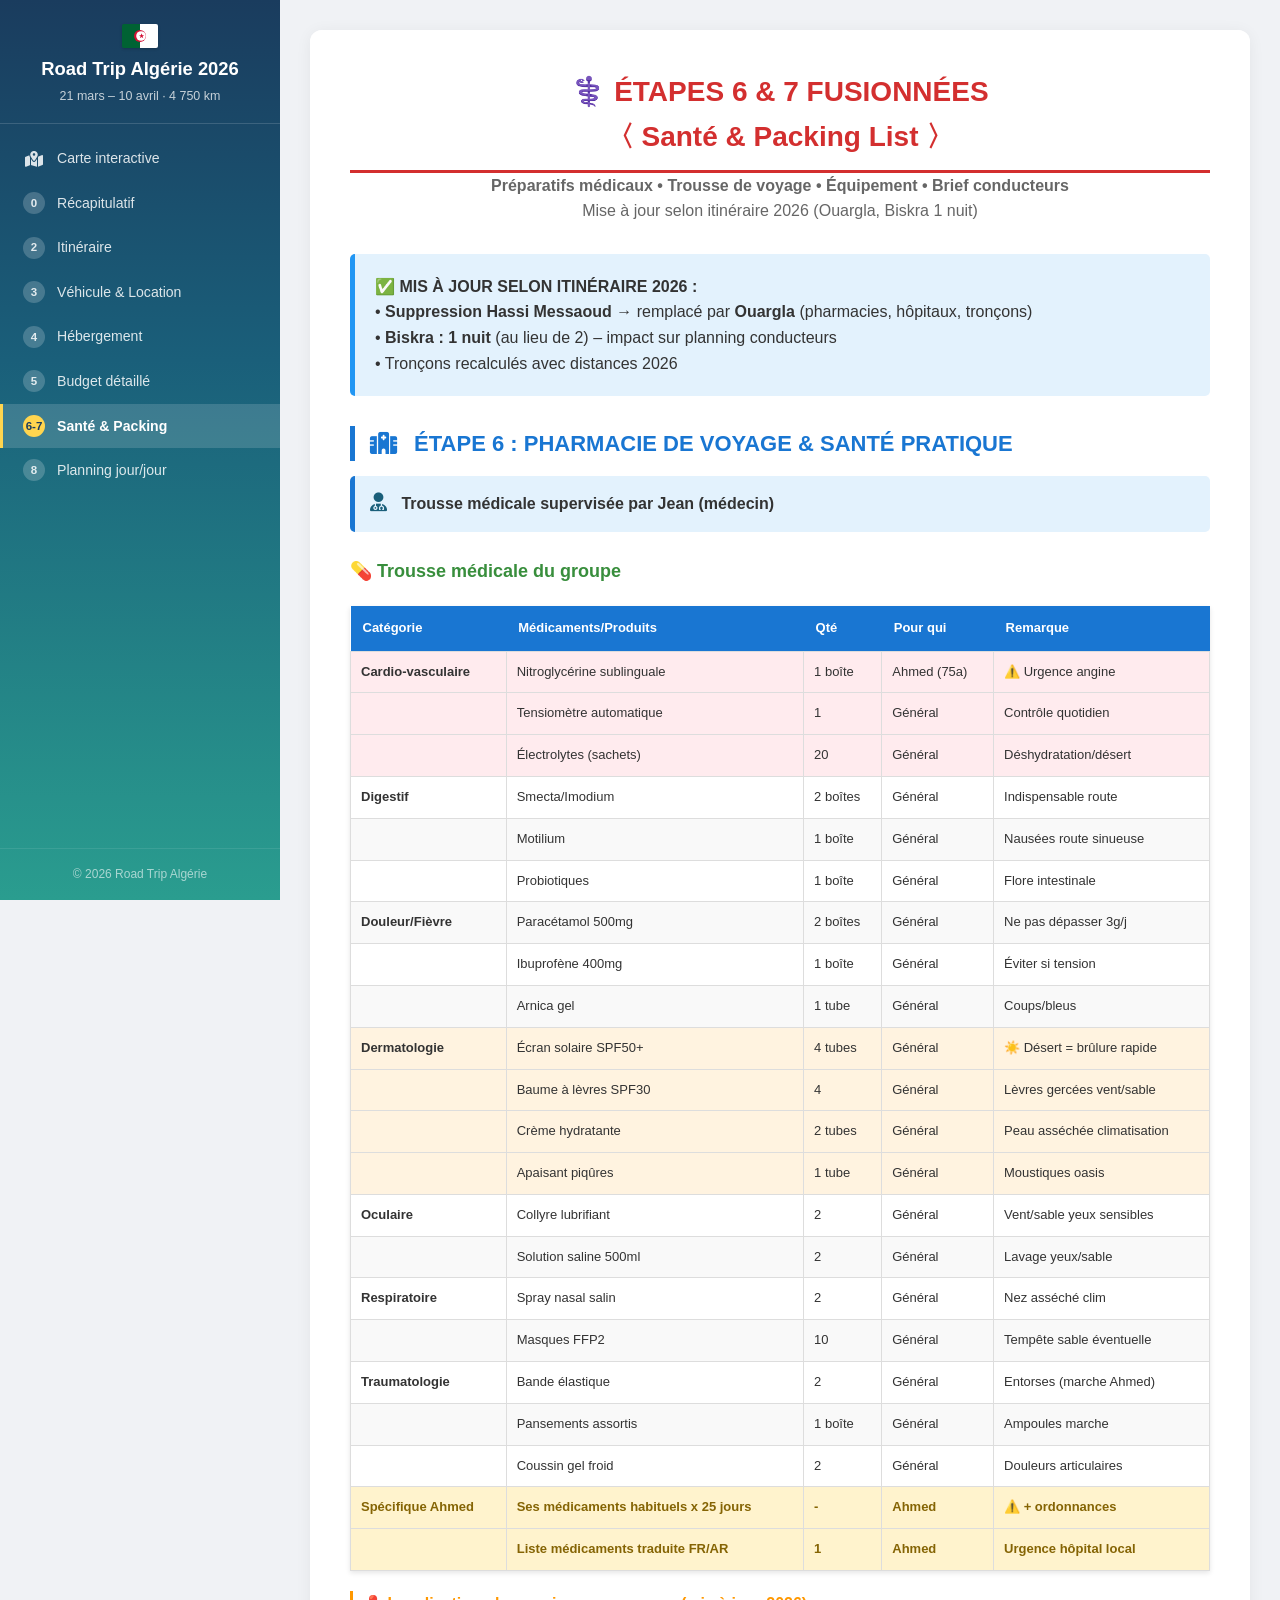
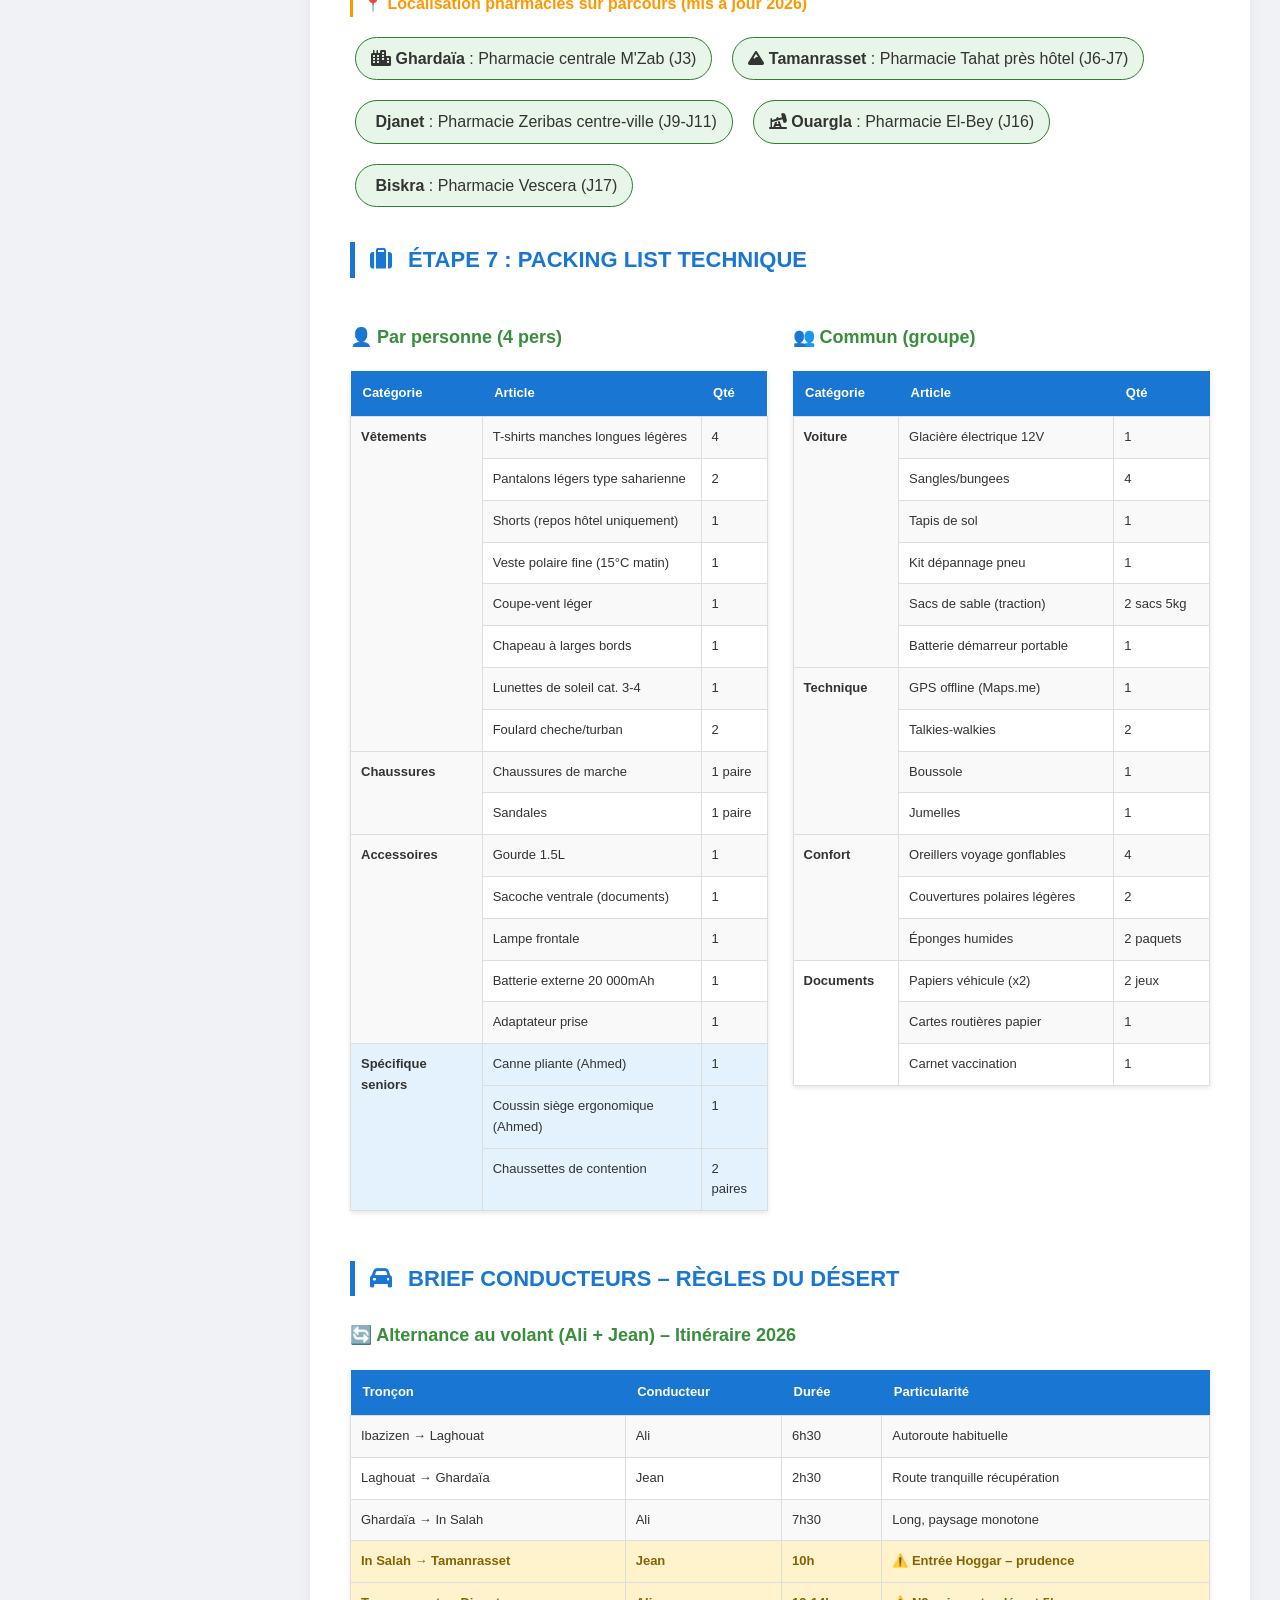
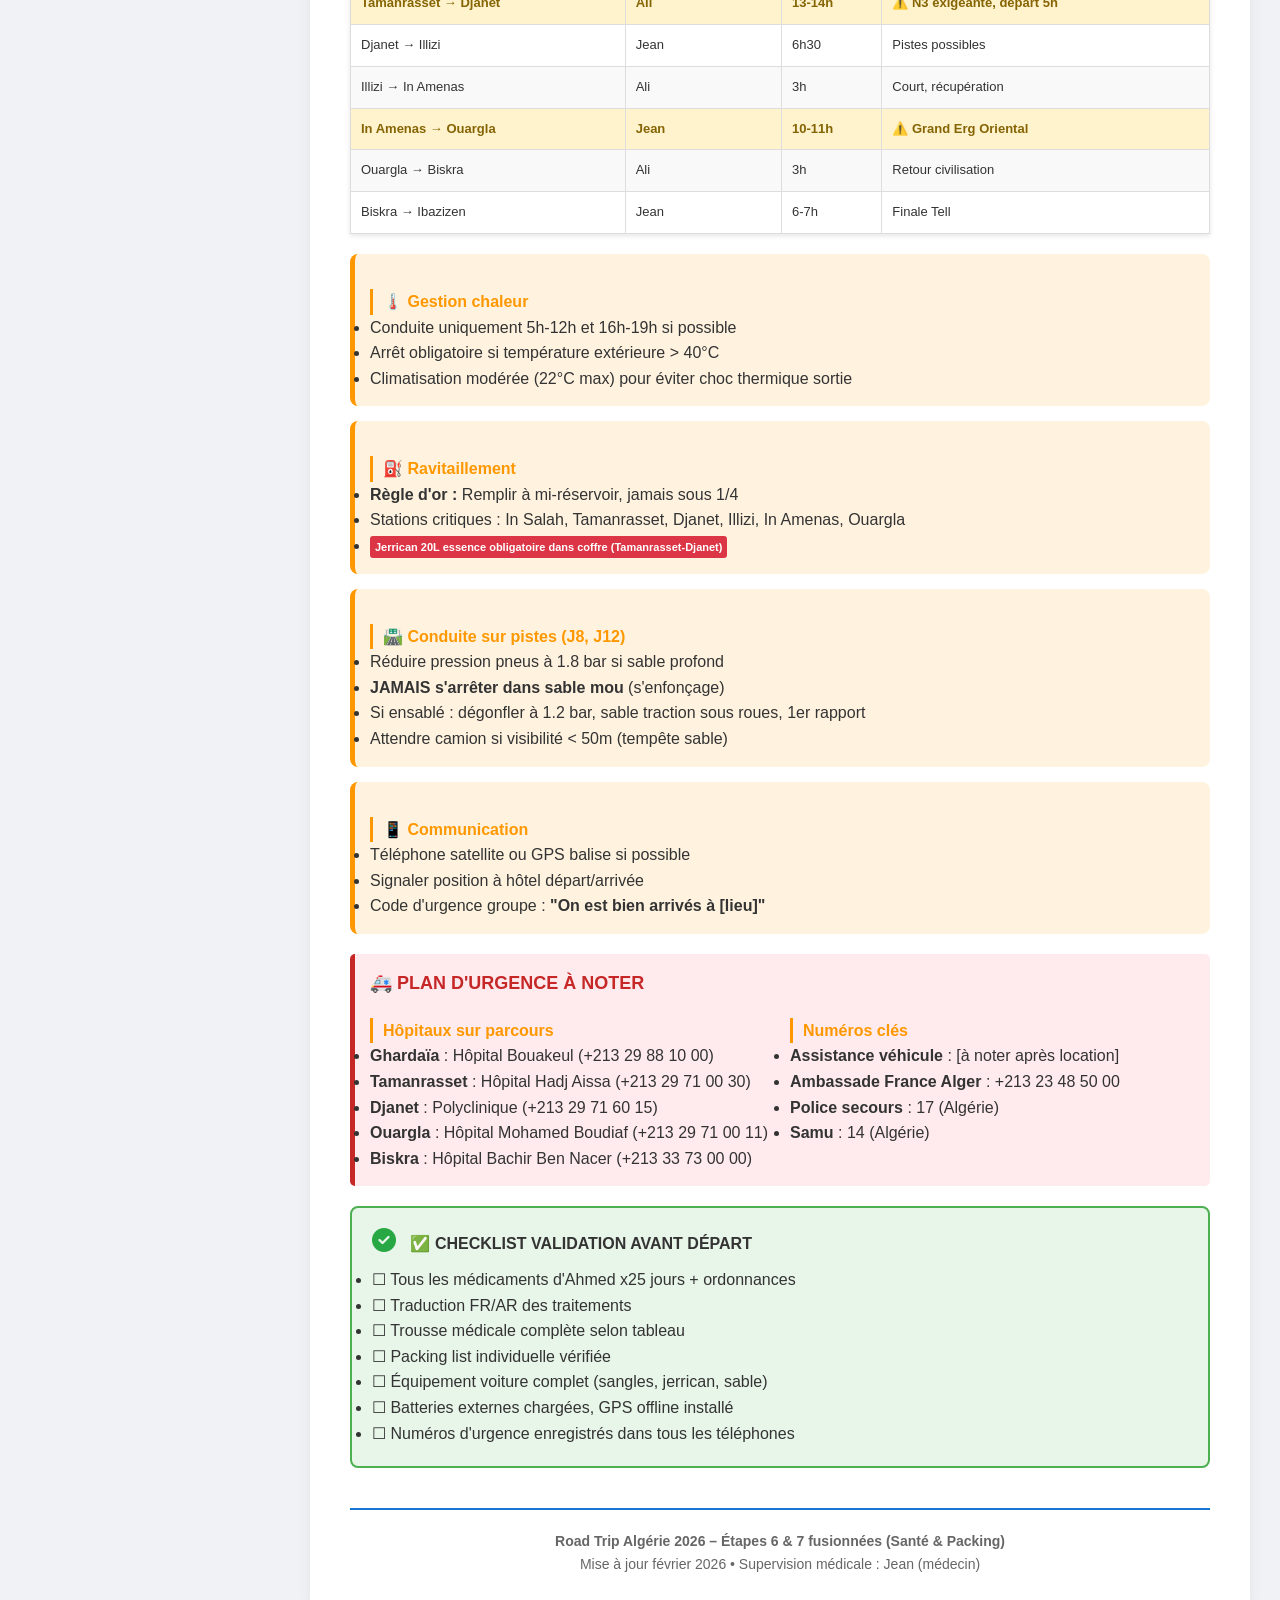
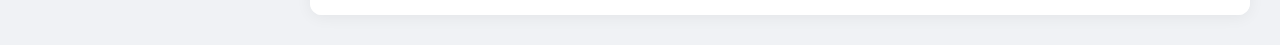
<file: 6-7-Sante-PakingList.html>
<!DOCTYPE html>
<html lang="fr">
<head>
    <meta charset="UTF-8">
    <meta name="viewport" content="width=device-width, initial-scale=1.0">
    <title>Road Trip Algérie 2026 – Étapes 6 & 7 • Santé & Packing (harmonisé)</title>
<base target="_blank">
    <link rel="stylesheet" href="https://cdnjs.cloudflare.com/ajax/libs/font-awesome/6.4.0/css/all.min.css">
    <link rel="stylesheet" href="css/style.css">
</head>
<body>
<div class="site-wrapper"><div class="main-content"><div class="page-container">
<div class="container etape-content">
    <h1>⚕️ ÉTAPES 6 & 7 FUSIONNÉES<br>〈 Santé & Packing List 〉</h1>
    <p style="text-align:center; font-size:16px; color:#666; margin-bottom:30px;">
        <strong>Préparatifs médicaux • Trousse de voyage • Équipement • Brief conducteurs</strong><br>
        Mise à jour selon itinéraire 2026 (Ouargla, Biskra 1 nuit)
    </p>

    <!-- RAPPEL MODIFICATIONS -->
    <div class="update-box">
        <strong>✅ MIS À JOUR SELON ITINÉRAIRE 2026 :</strong><br>
        • <strong>Suppression Hassi Messaoud</strong> → remplacé par <strong>Ouargla</strong> (pharmacies, hôpitaux, tronçons)<br>
        • <strong>Biskra : 1 nuit</strong> (au lieu de 2) – impact sur planning conducteurs<br>
        • Tronçons recalculés avec distances 2026
    </div>

    <!-- ============================================== -->
    <!-- SECTION SANTÉ (Étape 6) -->
    <!-- ============================================== -->
    <h2><i class="fas fa-hospital" style="margin-right: 10px;"></i> ÉTAPE 6 : PHARMACIE DE VOYAGE & SANTÉ PRATIQUE</h2>

    <div class="conseil" style="background:#e3f2fd; border-left-color:#1976d2;">
        <i class="fas fa-user-md" style="color: #1a5f7a; font-size: 1.2rem; margin-right: 10px;"></i>
        <strong>Trousse médicale supervisée par Jean (médecin)</strong>
    </div>

    <h3>💊 Trousse médicale du groupe</h3>

    <table>
        <tr>
            <th>Catégorie</th>
            <th>Médicaments/Produits</th>
            <th>Qté</th>
            <th>Pour qui</th>
            <th>Remarque</th>
        </tr>
        <tr style="background: #ffebee;">
            <td><strong>Cardio-vasculaire</strong></td>
            <td>Nitroglycérine sublinguale</td>
            <td>1 boîte</td>
            <td>Ahmed (75a)</td>
            <td>⚠️ Urgence angine</td>
        </tr>
        <tr style="background: #ffebee;">
            <td></td>
            <td>Tensiomètre automatique</td>
            <td>1</td>
            <td>Général</td>
            <td>Contrôle quotidien</td>
        </tr>
        <tr style="background: #ffebee;">
            <td></td>
            <td>Électrolytes (sachets)</td>
            <td>20</td>
            <td>Général</td>
            <td>Déshydratation/désert</td>
        </tr>
        <tr>
            <td><strong>Digestif</strong></td>
            <td>Smecta/Imodium</td>
            <td>2 boîtes</td>
            <td>Général</td>
            <td>Indispensable route</td>
        </tr>
        <tr>
            <td></td>
            <td>Motilium</td>
            <td>1 boîte</td>
            <td>Général</td>
            <td>Nausées route sinueuse</td>
        </tr>
        <tr>
            <td></td>
            <td>Probiotiques</td>
            <td>1 boîte</td>
            <td>Général</td>
            <td>Flore intestinale</td>
        </tr>
        <tr>
            <td><strong>Douleur/Fièvre</strong></td>
            <td>Paracétamol 500mg</td>
            <td>2 boîtes</td>
            <td>Général</td>
            <td>Ne pas dépasser 3g/j</td>
        </tr>
        <tr>
            <td></td>
            <td>Ibuprofène 400mg</td>
            <td>1 boîte</td>
            <td>Général</td>
            <td>Éviter si tension</td>
        </tr>
        <tr>
            <td></td>
            <td>Arnica gel</td>
            <td>1 tube</td>
            <td>Général</td>
            <td>Coups/bleus</td>
        </tr>
        <tr style="background: #fff3e0;">
            <td><strong>Dermatologie</strong></td>
            <td>Écran solaire SPF50+</td>
            <td>4 tubes</td>
            <td>Général</td>
            <td>☀️ Désert = brûlure rapide</td>
        </tr>
        <tr style="background: #fff3e0;">
            <td></td>
            <td>Baume à lèvres SPF30</td>
            <td>4</td>
            <td>Général</td>
            <td>Lèvres gercées vent/sable</td>
        </tr>
        <tr style="background: #fff3e0;">
            <td></td>
            <td>Crème hydratante</td>
            <td>2 tubes</td>
            <td>Général</td>
            <td>Peau asséchée climatisation</td>
        </tr>
        <tr style="background: #fff3e0;">
            <td></td>
            <td>Apaisant piqûres</td>
            <td>1 tube</td>
            <td>Général</td>
            <td>Moustiques oasis</td>
        </tr>
        <tr>
            <td><strong>Oculaire</strong></td>
            <td>Collyre lubrifiant</td>
            <td>2</td>
            <td>Général</td>
            <td>Vent/sable yeux sensibles</td>
        </tr>
        <tr>
            <td></td>
            <td>Solution saline 500ml</td>
            <td>2</td>
            <td>Général</td>
            <td>Lavage yeux/sable</td>
        </tr>
        <tr>
            <td><strong>Respiratoire</strong></td>
            <td>Spray nasal salin</td>
            <td>2</td>
            <td>Général</td>
            <td>Nez asséché clim</td>
        </tr>
        <tr>
            <td></td>
            <td>Masques FFP2</td>
            <td>10</td>
            <td>Général</td>
            <td>Tempête sable éventuelle</td>
        </tr>
        <tr>
            <td><strong>Traumatologie</strong></td>
            <td>Bande élastique</td>
            <td>2</td>
            <td>Général</td>
            <td>Entorses (marche Ahmed)</td>
        </tr>
        <tr>
            <td></td>
            <td>Pansements assortis</td>
            <td>1 boîte</td>
            <td>Général</td>
            <td>Ampoules marche</td>
        </tr>
        <tr>
            <td></td>
            <td>Coussin gel froid</td>
            <td>2</td>
            <td>Général</td>
            <td>Douleurs articulaires</td>
        </tr>
        <tr class="warning-row">
            <td><strong>Spécifique Ahmed</strong></td>
            <td><strong>Ses médicaments habituels x 25 jours</strong></td>
            <td>-</td>
            <td>Ahmed</td>
            <td>⚠️ <strong>+ ordonnances</strong></td>
        </tr>
        <tr class="warning-row">
            <td></td>
            <td><strong>Liste médicaments traduite FR/AR</strong></td>
            <td>1</td>
            <td>Ahmed</td>
            <td>Urgence hôpital local</td>
        </tr>
    </table>

    <h4>📍 Localisation pharmacies sur parcours (mis à jour 2026)</h4>
    <div style="display: flex; flex-wrap: wrap; gap: 10px; margin: 15px 0;">
        <span class="pharmacy-loc"><i class="fas fa-city"></i> <strong>Ghardaïa</strong> : Pharmacie centrale M'Zab (J3)</span>
        <span class="pharmacy-loc"><i class="fas fa-mountain"></i> <strong>Tamanrasset</strong> : Pharmacie Tahat près hôtel (J6-J7)</span>
        <span class="pharmacy-loc"><i class="fas fa-desert"></i> <strong>Djanet</strong> : Pharmacie Zeribas centre-ville (J9-J11)</span>
        <span class="pharmacy-loc"><i class="fas fa-oil-well"></i> <strong>Ouargla</strong> : Pharmacie El-Bey (J16)</span>
        <span class="pharmacy-loc"><i class="fas fa-oasis"></i> <strong>Biskra</strong> : Pharmacie Vescera (J17)</span>
    </div>

    <!-- ============================================== -->
    <!-- SECTION PACKING LIST (Étape 7) -->
    <!-- ============================================== -->
    <h2><i class="fas fa-suitcase" style="margin-right: 10px;"></i> ÉTAPE 7 : PACKING LIST TECHNIQUE</h2>

    <div class="grid-2">
        <div>
            <h3>👤 Par personne (4 pers)</h3>
            <table>
                <tr>
                    <th>Catégorie</th>
                    <th>Article</th>
                    <th>Qté</th>
                </tr>
                <tr><td rowspan="8"><strong>Vêtements</strong></td><td>T-shirts manches longues légères</td><td>4</td></tr>
                <tr><td>Pantalons légers type saharienne</td><td>2</td></tr>
                <tr><td>Shorts (repos hôtel uniquement)</td><td>1</td></tr>
                <tr><td>Veste polaire fine (15°C matin)</td><td>1</td></tr>
                <tr><td>Coupe-vent léger</td><td>1</td></tr>
                <tr><td>Chapeau à larges bords</td><td>1</td></tr>
                <tr><td>Lunettes de soleil cat. 3-4</td><td>1</td></tr>
                <tr><td>Foulard cheche/turban</td><td>2</td></tr>
                
                <tr><td rowspan="2"><strong>Chaussures</strong></td><td>Chaussures de marche</td><td>1 paire</td></tr>
                <tr><td>Sandales</td><td>1 paire</td></tr>
                
                <tr><td rowspan="5"><strong>Accessoires</strong></td><td>Gourde 1.5L</td><td>1</td></tr>
                <tr><td>Sacoche ventrale (documents)</td><td>1</td></tr>
                <tr><td>Lampe frontale</td><td>1</td></tr>
                <tr><td>Batterie externe 20 000mAh</td><td>1</td></tr>
                <tr><td>Adaptateur prise</td><td>1</td></tr>
                
                <tr style="background: #e3f2fd;"><td rowspan="3"><strong>Spécifique seniors</strong></td><td>Canne pliante (Ahmed)</td><td>1</td></tr>
                <tr style="background: #e3f2fd;"><td>Coussin siège ergonomique (Ahmed)</td><td>1</td></tr>
                <tr style="background: #e3f2fd;"><td>Chaussettes de contention</td><td>2 paires</td></tr>
            </table>
        </div>

        <div>
            <h3>👥 Commun (groupe)</h3>
            <table>
                <tr>
                    <th>Catégorie</th>
                    <th>Article</th>
                    <th>Qté</th>
                </tr>
                <tr><td rowspan="6"><strong>Voiture</strong></td><td>Glacière électrique 12V</td><td>1</td></tr>
                <tr><td>Sangles/bungees</td><td>4</td></tr>
                <tr><td>Tapis de sol</td><td>1</td></tr>
                <tr><td>Kit dépannage pneu</td><td>1</td></tr>
                <tr><td>Sacs de sable (traction)</td><td>2 sacs 5kg</td></tr>
                <tr><td>Batterie démarreur portable</td><td>1</td></tr>
                
                <tr><td rowspan="4"><strong>Technique</strong></td><td>GPS offline (Maps.me)</td><td>1</td></tr>
                <tr><td>Talkies-walkies</td><td>2</td></tr>
                <tr><td>Boussole</td><td>1</td></tr>
                <tr><td>Jumelles</td><td>1</td></tr>
                
                <tr><td rowspan="3"><strong>Confort</strong></td><td>Oreillers voyage gonflables</td><td>4</td></tr>
                <tr><td>Couvertures polaires légères</td><td>2</td></tr>
                <tr><td>Éponges humides</td><td>2 paquets</td></tr>
                
                <tr><td rowspan="3"><strong>Documents</strong></td><td>Papiers véhicule (x2)</td><td>2 jeux</td></tr>
                <tr><td>Cartes routières papier</td><td>1</td></tr>
                <tr><td>Carnet vaccination</td><td>1</td></tr>
            </table>
        </div>
    </div>

    <!-- ============================================== -->
    <!-- SECTION BRIEF CONDUCTEURS (intégré) -->
    <!-- ============================================== -->
    <h2><i class="fas fa-car" style="margin-right: 10px;"></i> BRIEF CONDUCTEURS – RÈGLES DU DÉSERT</h2>

    <h3>🔄 Alternance au volant (Ali + Jean) – Itinéraire 2026</h3>

    <table>
        <tr>
            <th>Tronçon</th>
            <th>Conducteur</th>
            <th>Durée</th>
            <th>Particularité</th>
        </tr>
        <tr><td>Ibazizen → Laghouat</td><td>Ali</td><td>6h30</td><td>Autoroute habituelle</td></tr>
        <tr><td>Laghouat → Ghardaïa</td><td>Jean</td><td>2h30</td><td>Route tranquille récupération</td></tr>
        <tr><td>Ghardaïa → In Salah</td><td>Ali</td><td>7h30</td><td>Long, paysage monotone</td></tr>
        <tr class="warning-row"><td>In Salah → Tamanrasset</td><td>Jean</td><td>10h</td><td>⚠️ <strong>Entrée Hoggar – prudence</strong></td></tr>
        <tr class="warning-row"><td>Tamanrasset → Djanet</td><td>Ali</td><td>13-14h</td><td>⚠️ <strong>N3 exigeante, départ 5h</strong></td></tr>
        <tr><td>Djanet → Illizi</td><td>Jean</td><td>6h30</td><td>Pistes possibles</td></tr>
        <tr><td>Illizi → In Amenas</td><td>Ali</td><td>3h</td><td>Court, récupération</td></tr>
        <tr class="warning-row"><td>In Amenas → Ouargla</td><td>Jean</td><td>10-11h</td><td>⚠️ <strong>Grand Erg Oriental</strong></td></tr>
        <tr><td>Ouargla → Biskra</td><td>Ali</td><td>3h</td><td>Retour civilisation</td></tr>
        <tr><td>Biskra → Ibazizen</td><td>Jean</td><td>6-7h</td><td>Finale Tell</td></tr>
    </table>

    <div class="rule-box">
        <h4>🌡️ Gestion chaleur</h4>
        <ul>
            <li>Conduite uniquement 5h-12h et 16h-19h si possible</li>
            <li>Arrêt obligatoire si température extérieure > 40°C</li>
            <li>Climatisation modérée (22°C max) pour éviter choc thermique sortie</li>
        </ul>
    </div>

    <div class="rule-box">
        <h4>⛽ Ravitaillement</h4>
        <ul>
            <li><strong>Règle d'or :</strong> Remplir à mi-réservoir, jamais sous 1/4</li>
            <li>Stations critiques : In Salah, Tamanrasset, Djanet, Illizi, In Amenas, Ouargla</li>
            <li><span class="badge-red" style="padding: 5px;">Jerrican 20L essence obligatoire dans coffre (Tamanrasset-Djanet)</span></li>
        </ul>
    </div>

    <div class="rule-box">
        <h4>🛣️ Conduite sur pistes (J8, J12)</h4>
        <ul>
            <li>Réduire pression pneus à 1.8 bar si sable profond</li>
            <li><strong>JAMAIS s'arrêter dans sable mou</strong> (s'enfonçage)</li>
            <li>Si ensablé : dégonfler à 1.2 bar, sable traction sous roues, 1er rapport</li>
            <li>Attendre camion si visibilité < 50m (tempête sable)</li>
        </ul>
    </div>

    <div class="rule-box">
        <h4>📱 Communication</h4>
        <ul>
            <li>Téléphone satellite ou GPS balise si possible</li>
            <li>Signaler position à hôtel départ/arrivée</li>
            <li>Code d'urgence groupe : <strong>"On est bien arrivés à [lieu]"</strong></li>
        </ul>
    </div>

    <!-- SECTION URGENCE -->
    <div class="important" style="background:#ffebee; border-left-color:#c62828;">
        <h3 style="color:#c62828; margin-top:0;">🚑 PLAN D'URGENCE À NOTER</h3>
        <div style="display: grid; grid-template-columns: repeat(auto-fit, minmax(250px, 1fr)); gap: 15px;">
            <div>
                <h4>Hôpitaux sur parcours</h4>
                <ul>
                    <li><strong>Ghardaïa</strong> : Hôpital Bouakeul (+213 29 88 10 00)</li>
                    <li><strong>Tamanrasset</strong> : Hôpital Hadj Aissa (+213 29 71 00 30)</li>
                    <li><strong>Djanet</strong> : Polyclinique (+213 29 71 60 15)</li>
                    <li><strong>Ouargla</strong> : Hôpital Mohamed Boudiaf (+213 29 71 00 11)</li>
                    <li><strong>Biskra</strong> : Hôpital Bachir Ben Nacer (+213 33 73 00 00)</li>
                </ul>
            </div>
            <div>
                <h4>Numéros clés</h4>
                <ul>
                    <li><strong>Assistance véhicule</strong> : [à noter après location]</li>
                    <li><strong>Ambassade France Alger</strong> : +213 23 48 50 00</li>
                    <li><strong>Police secours</strong> : 17 (Algérie)</li>
                    <li><strong>Samu</strong> : 14 (Algérie)</li>
                </ul>
            </div>
        </div>
    </div>

    <!-- CHECKLIST FINALE -->
    <div class="budget-box">
        <i class="fas fa-check-circle" style="color: #28a745; font-size: 1.5rem; margin-right: 10px;"></i>
        <strong>✅ CHECKLIST VALIDATION AVANT DÉPART</strong>
        <ul style="margin-top: 10px;">
            <li>☐ Tous les médicaments d'Ahmed x25 jours + ordonnances</li>
            <li>☐ Traduction FR/AR des traitements</li>
            <li>☐ Trousse médicale complète selon tableau</li>
            <li>☐ Packing list individuelle vérifiée</li>
            <li>☐ Équipement voiture complet (sangles, jerrican, sable)</li>
            <li>☐ Batteries externes chargées, GPS offline installé</li>
            <li>☐ Numéros d'urgence enregistrés dans tous les téléphones</li>
        </ul>
    </div>

    <div class="footer">
        <p><strong>Road Trip Algérie 2026 – Étapes 6 & 7 fusionnées (Santé & Packing)</strong><br>
        Mise à jour février 2026 • Supervision médicale : Jean (médecin)</p>
    </div>
</div>
</div></div></div>
<script src="js/navigation.js"></script>
<script>initNavigation('6-7-Sante-PakingList.html');</script>
</body>
</html>
</file>
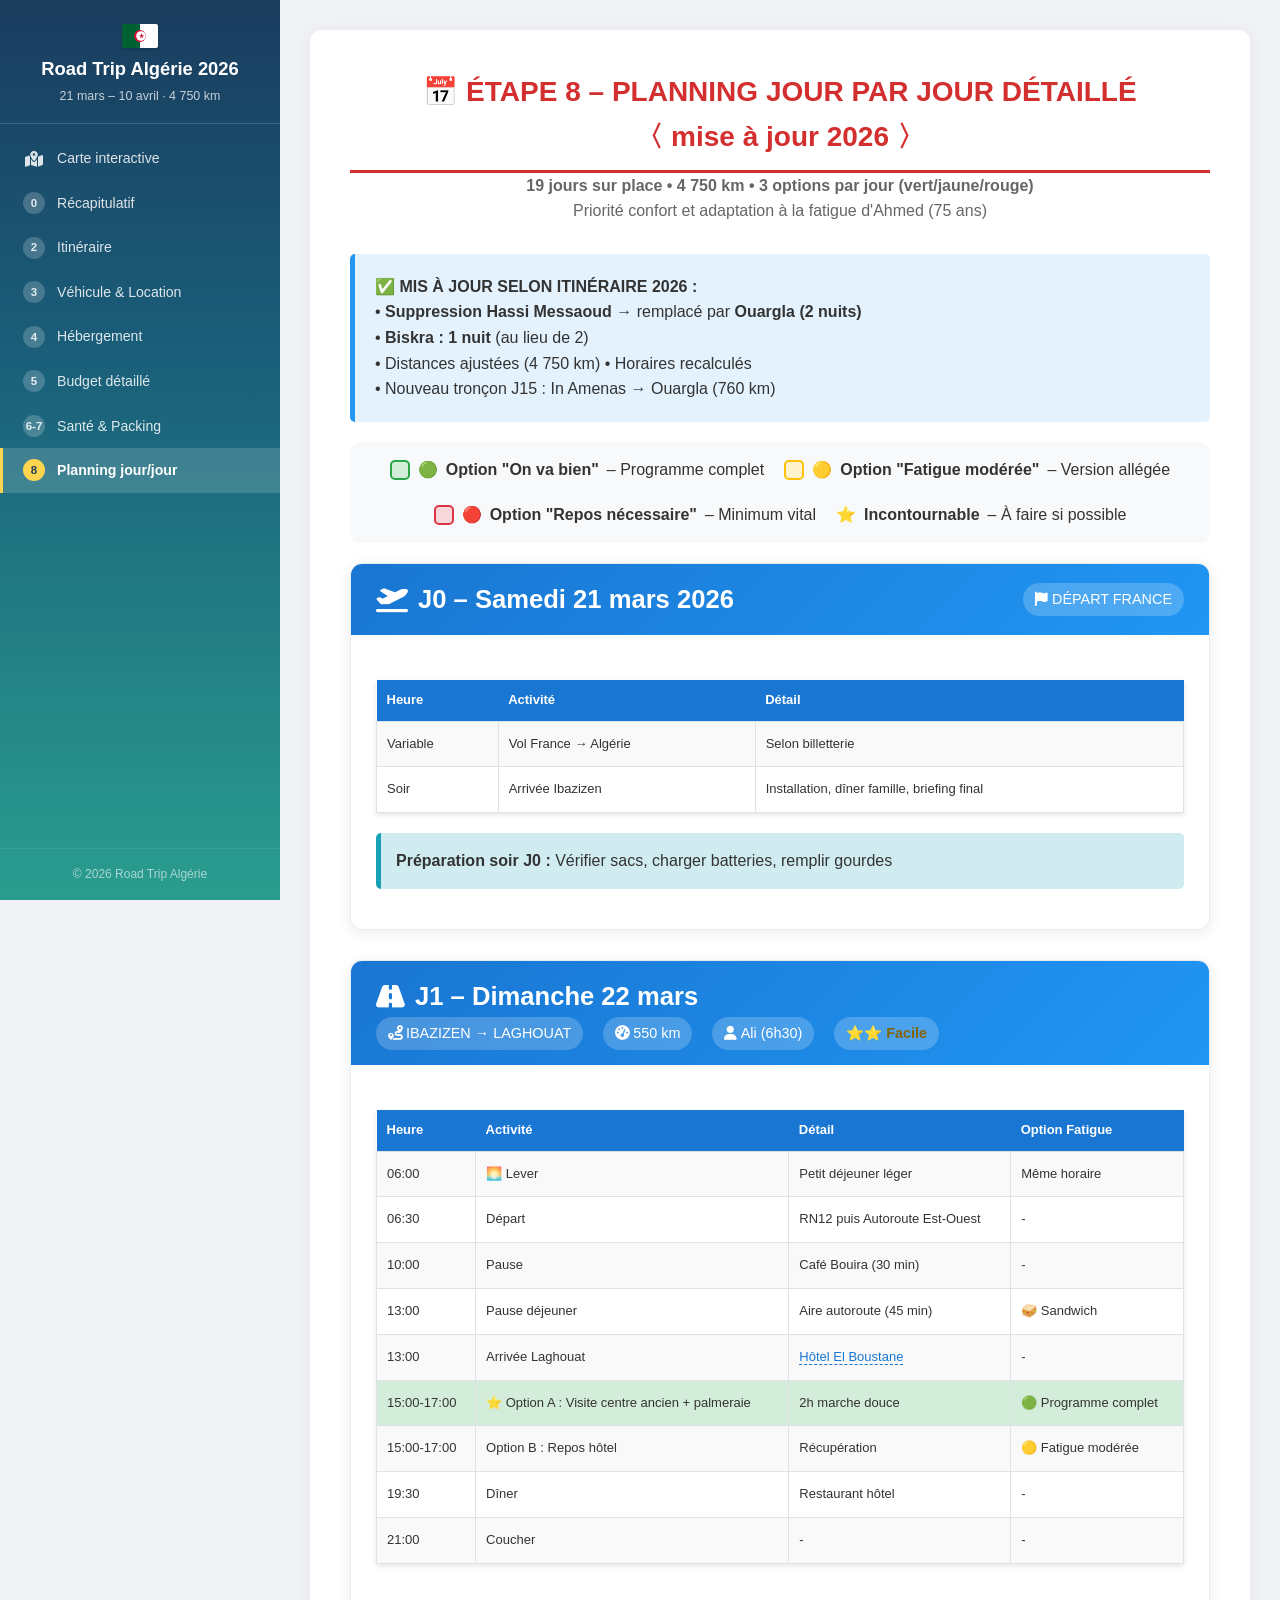
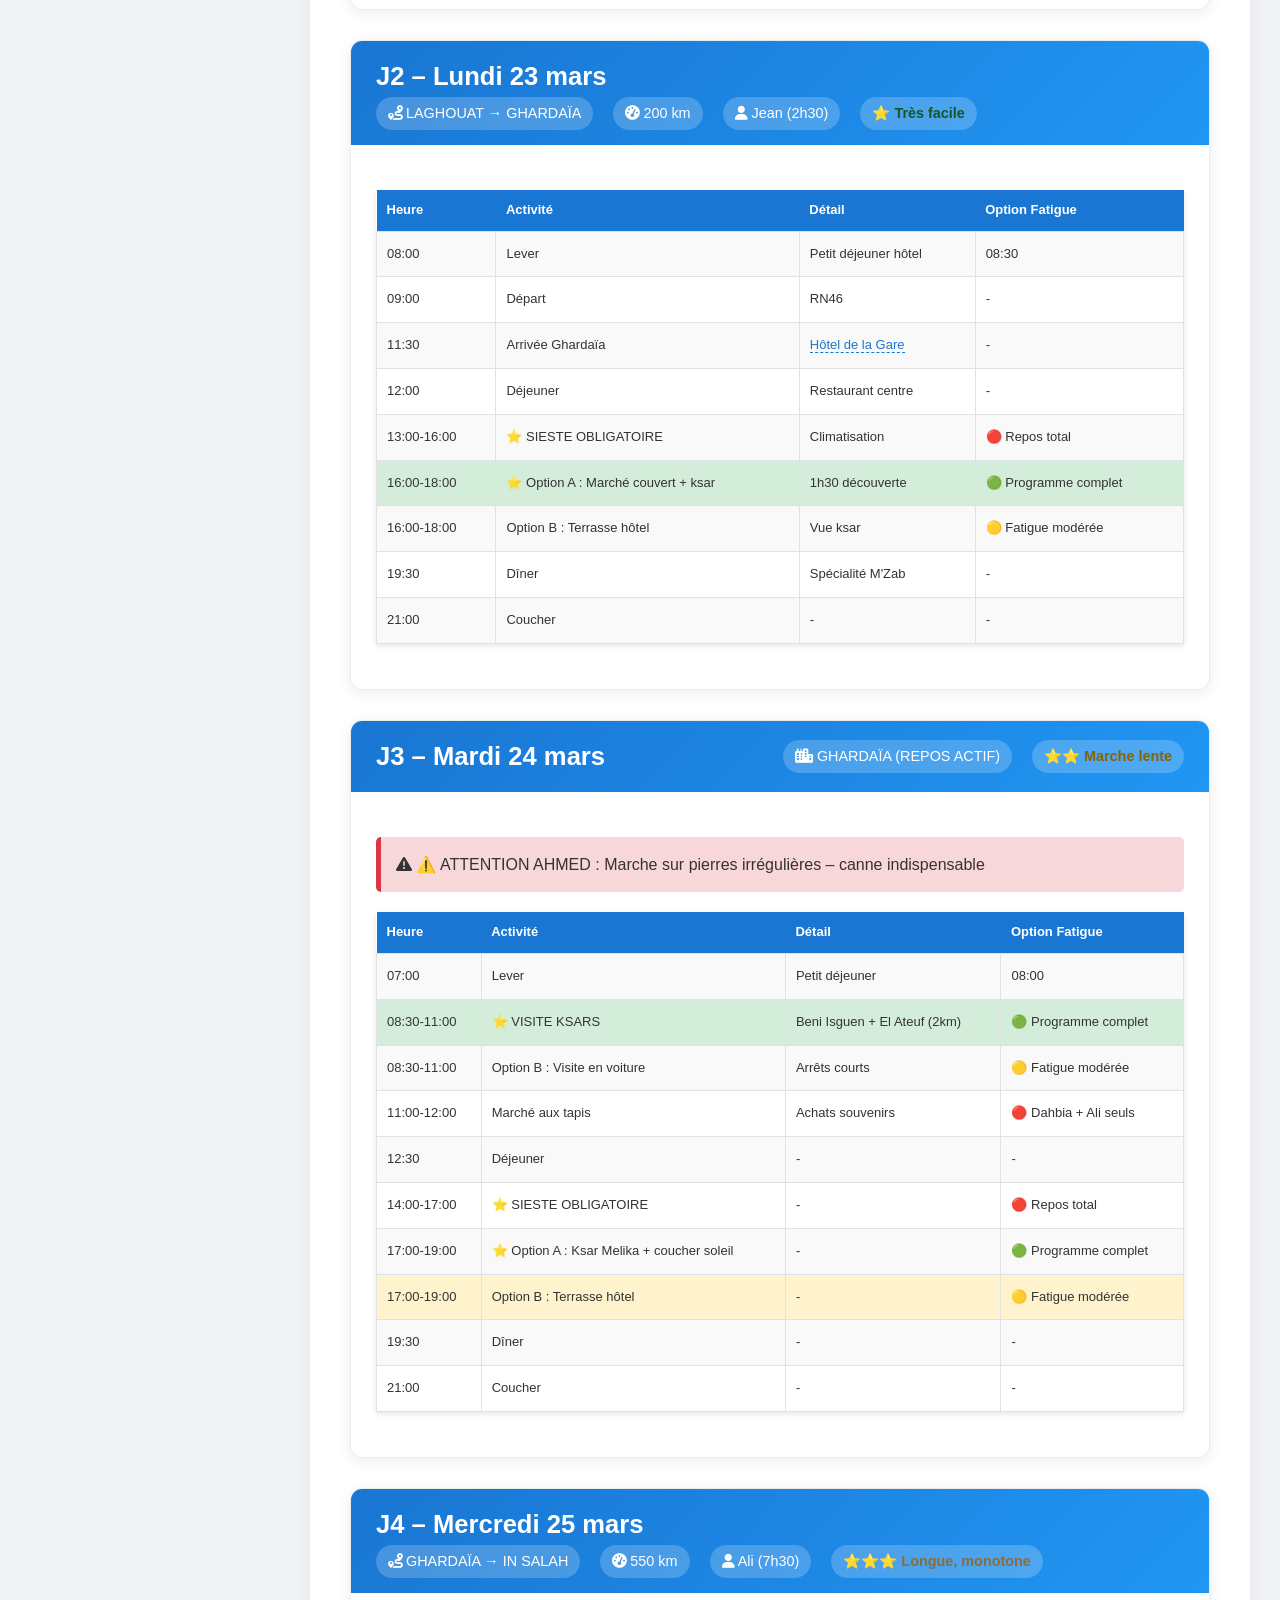
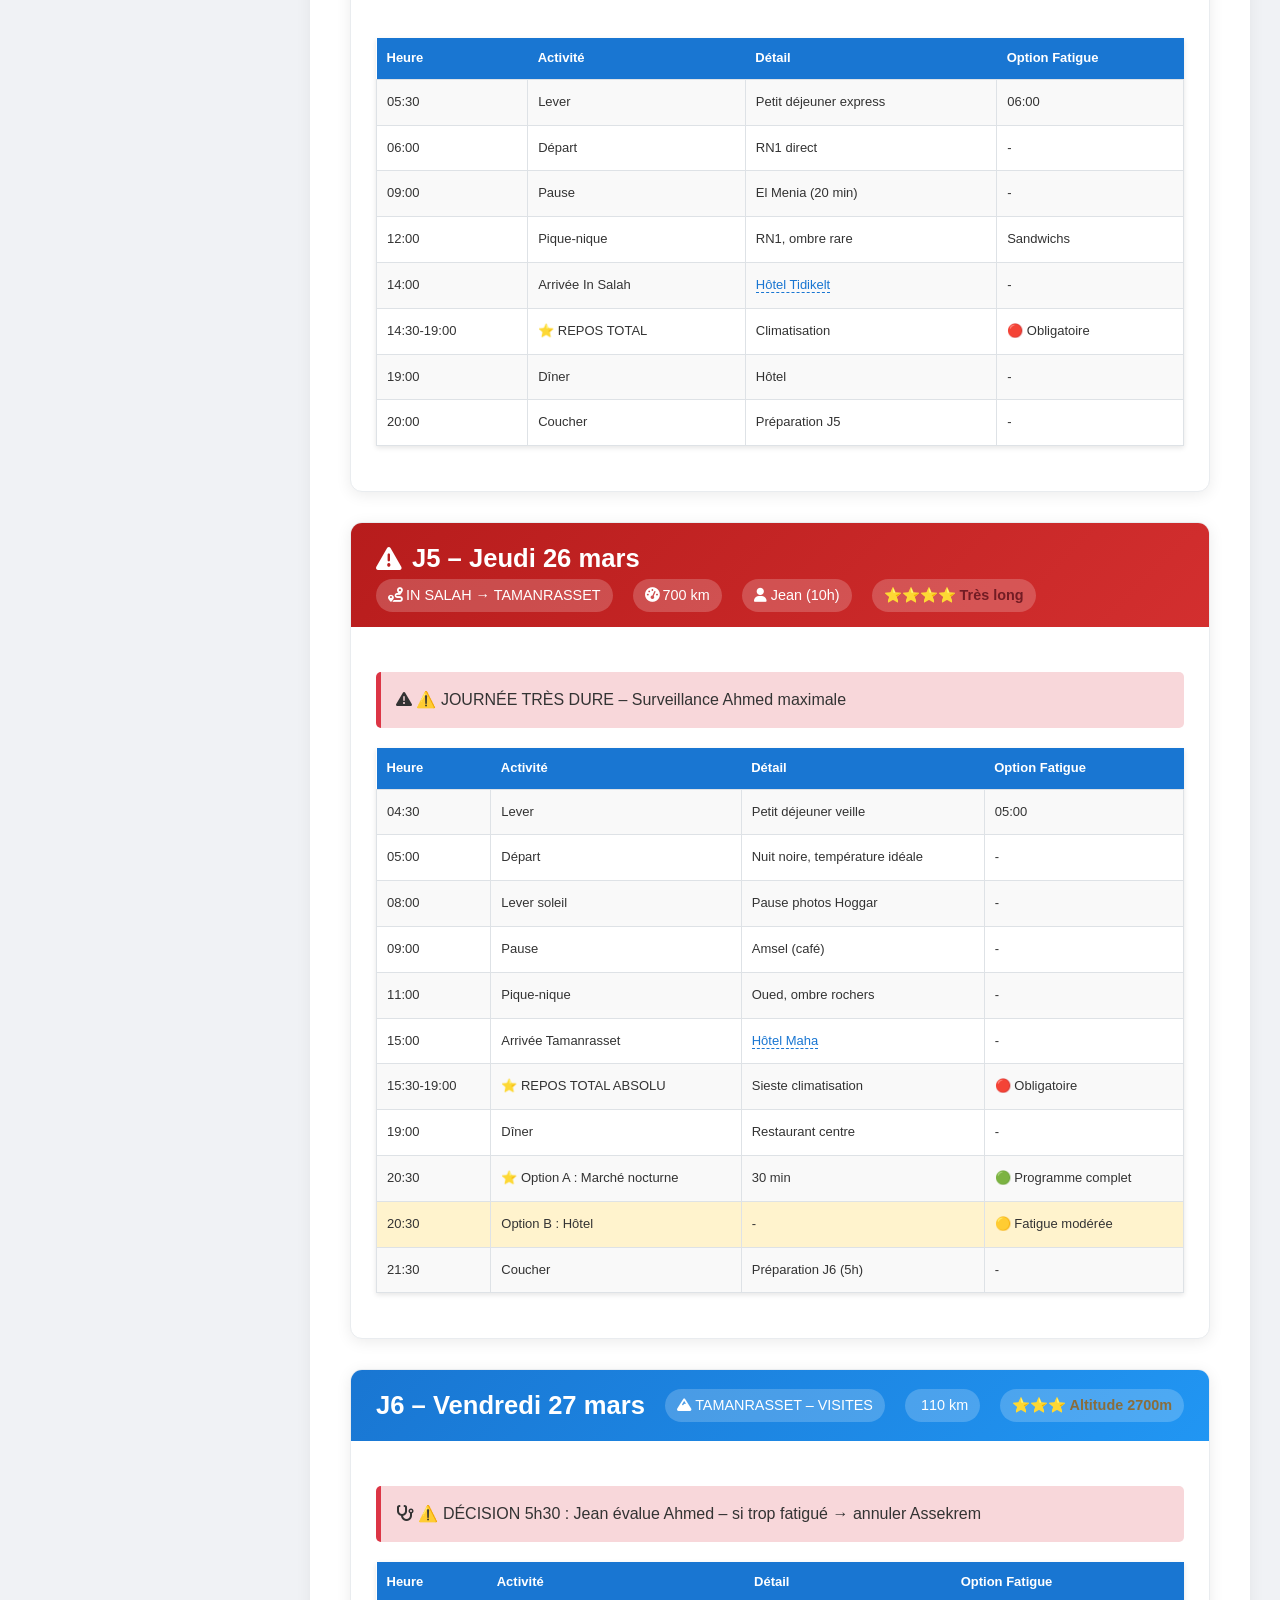
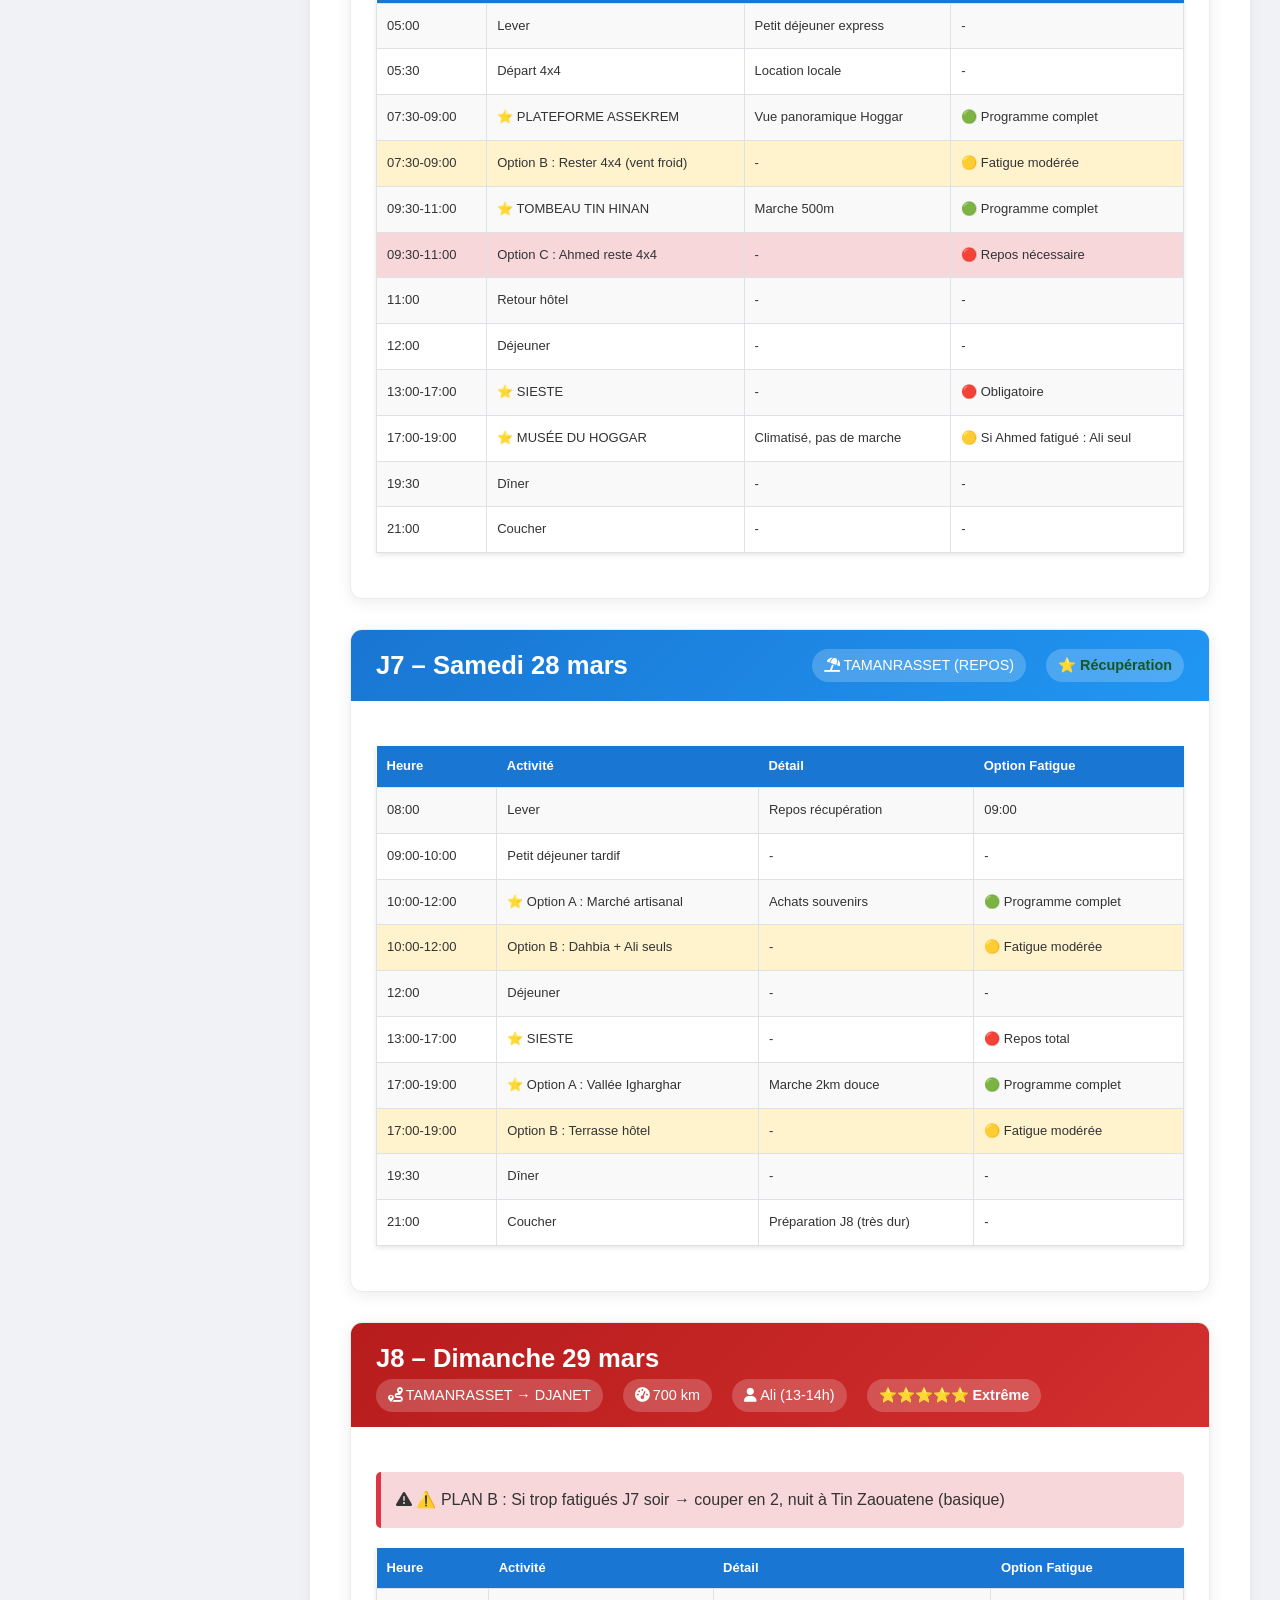
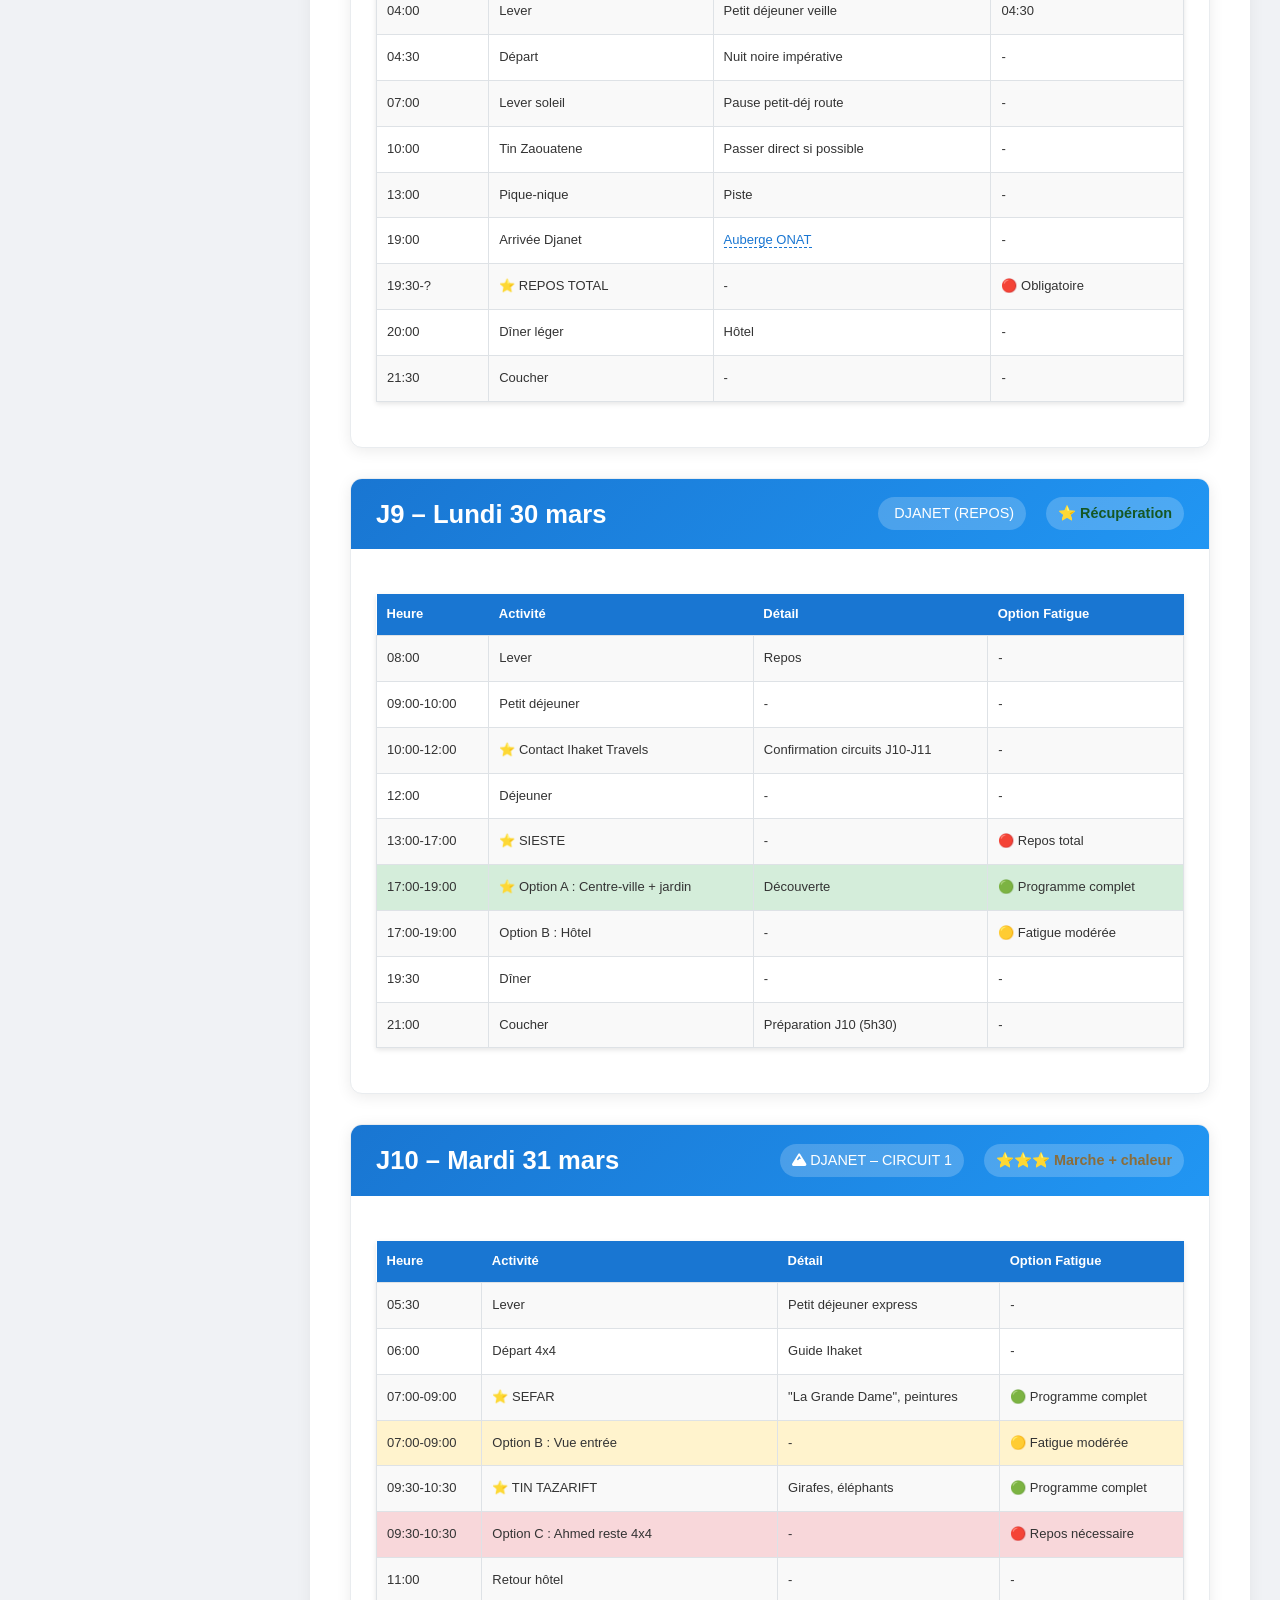
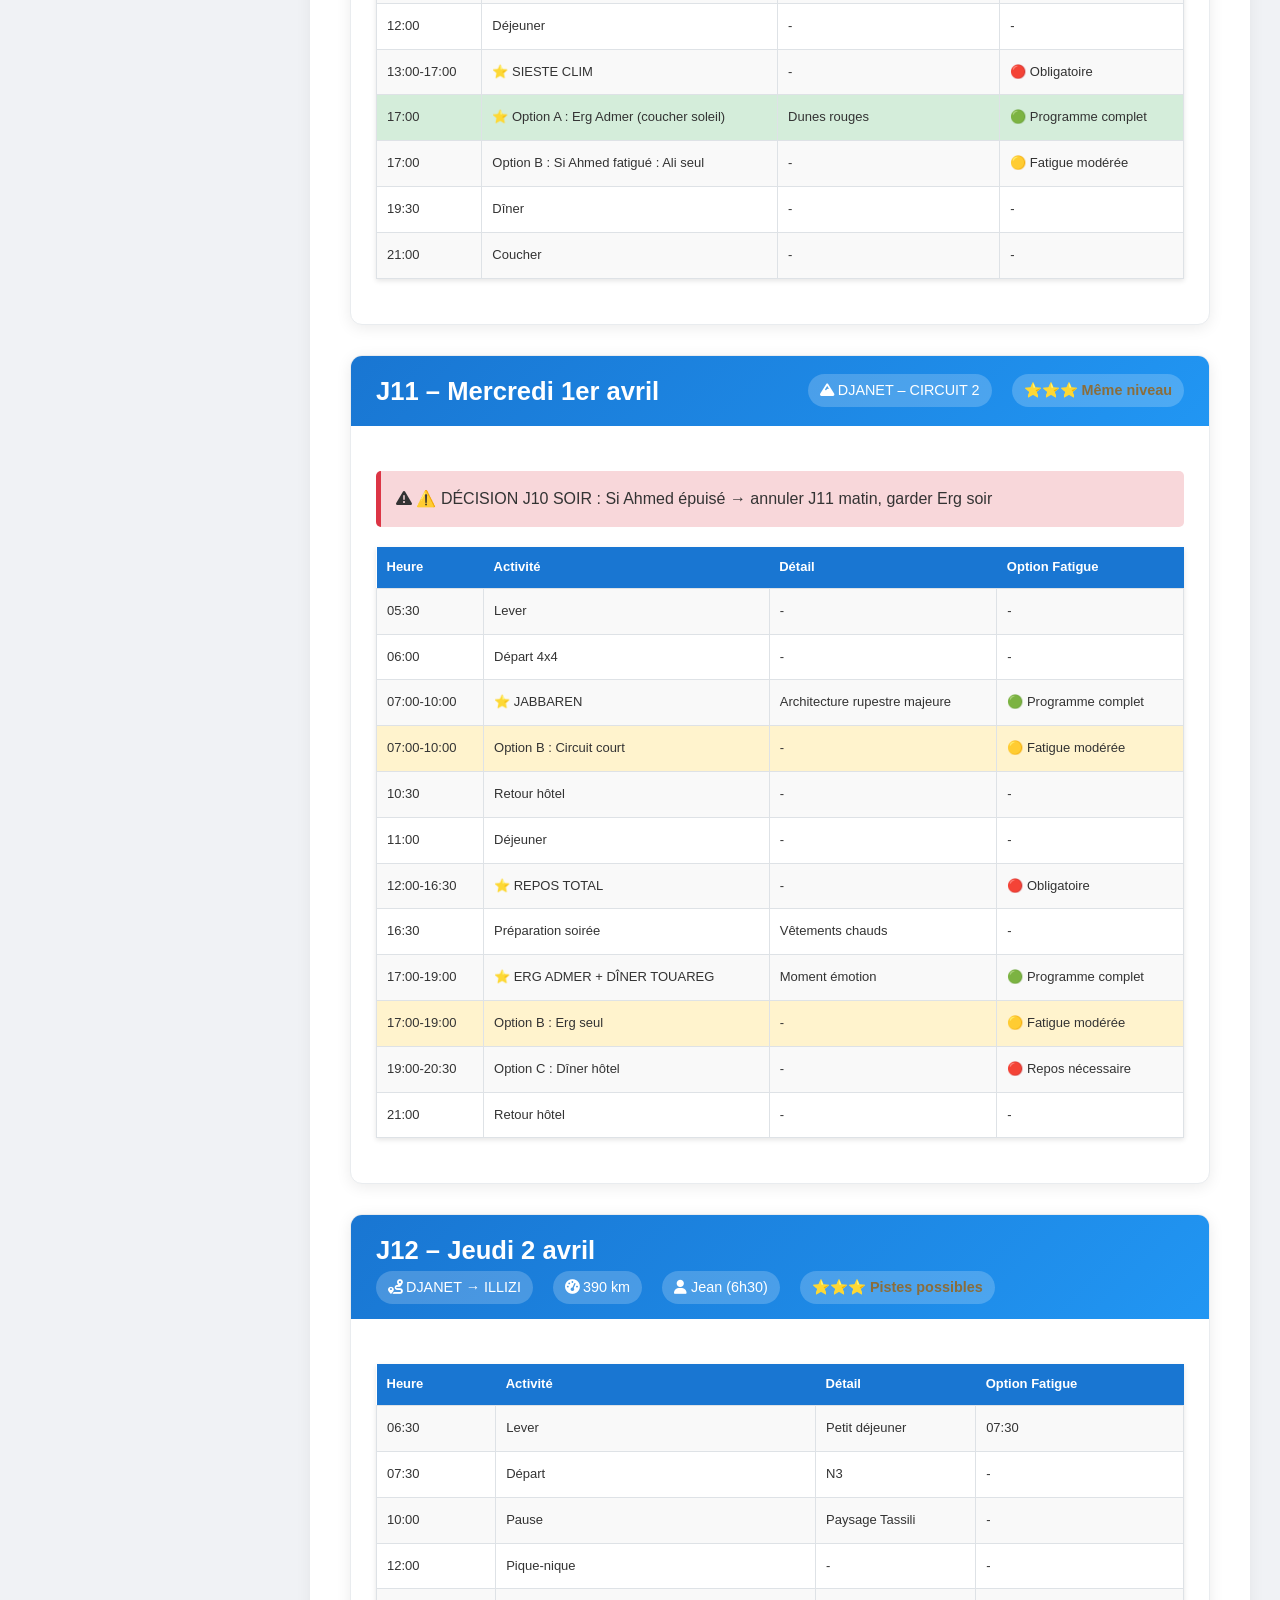
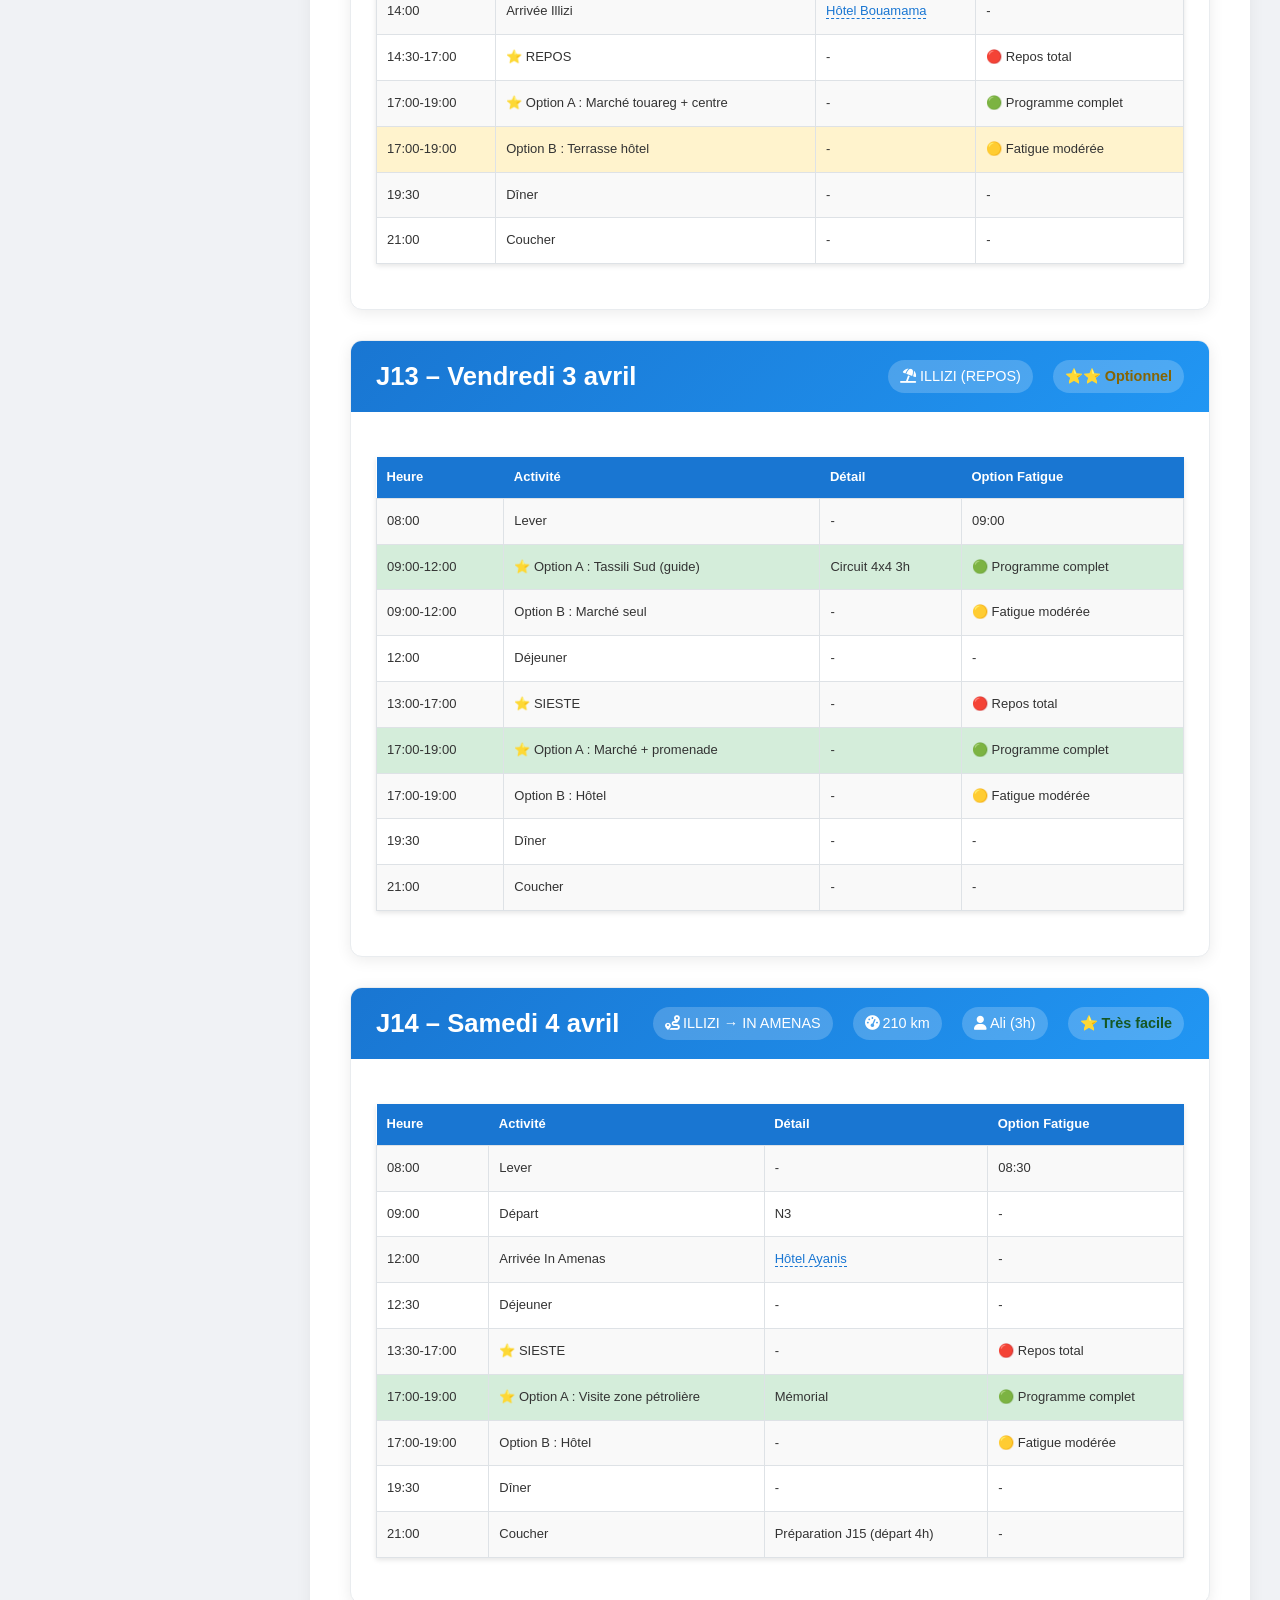
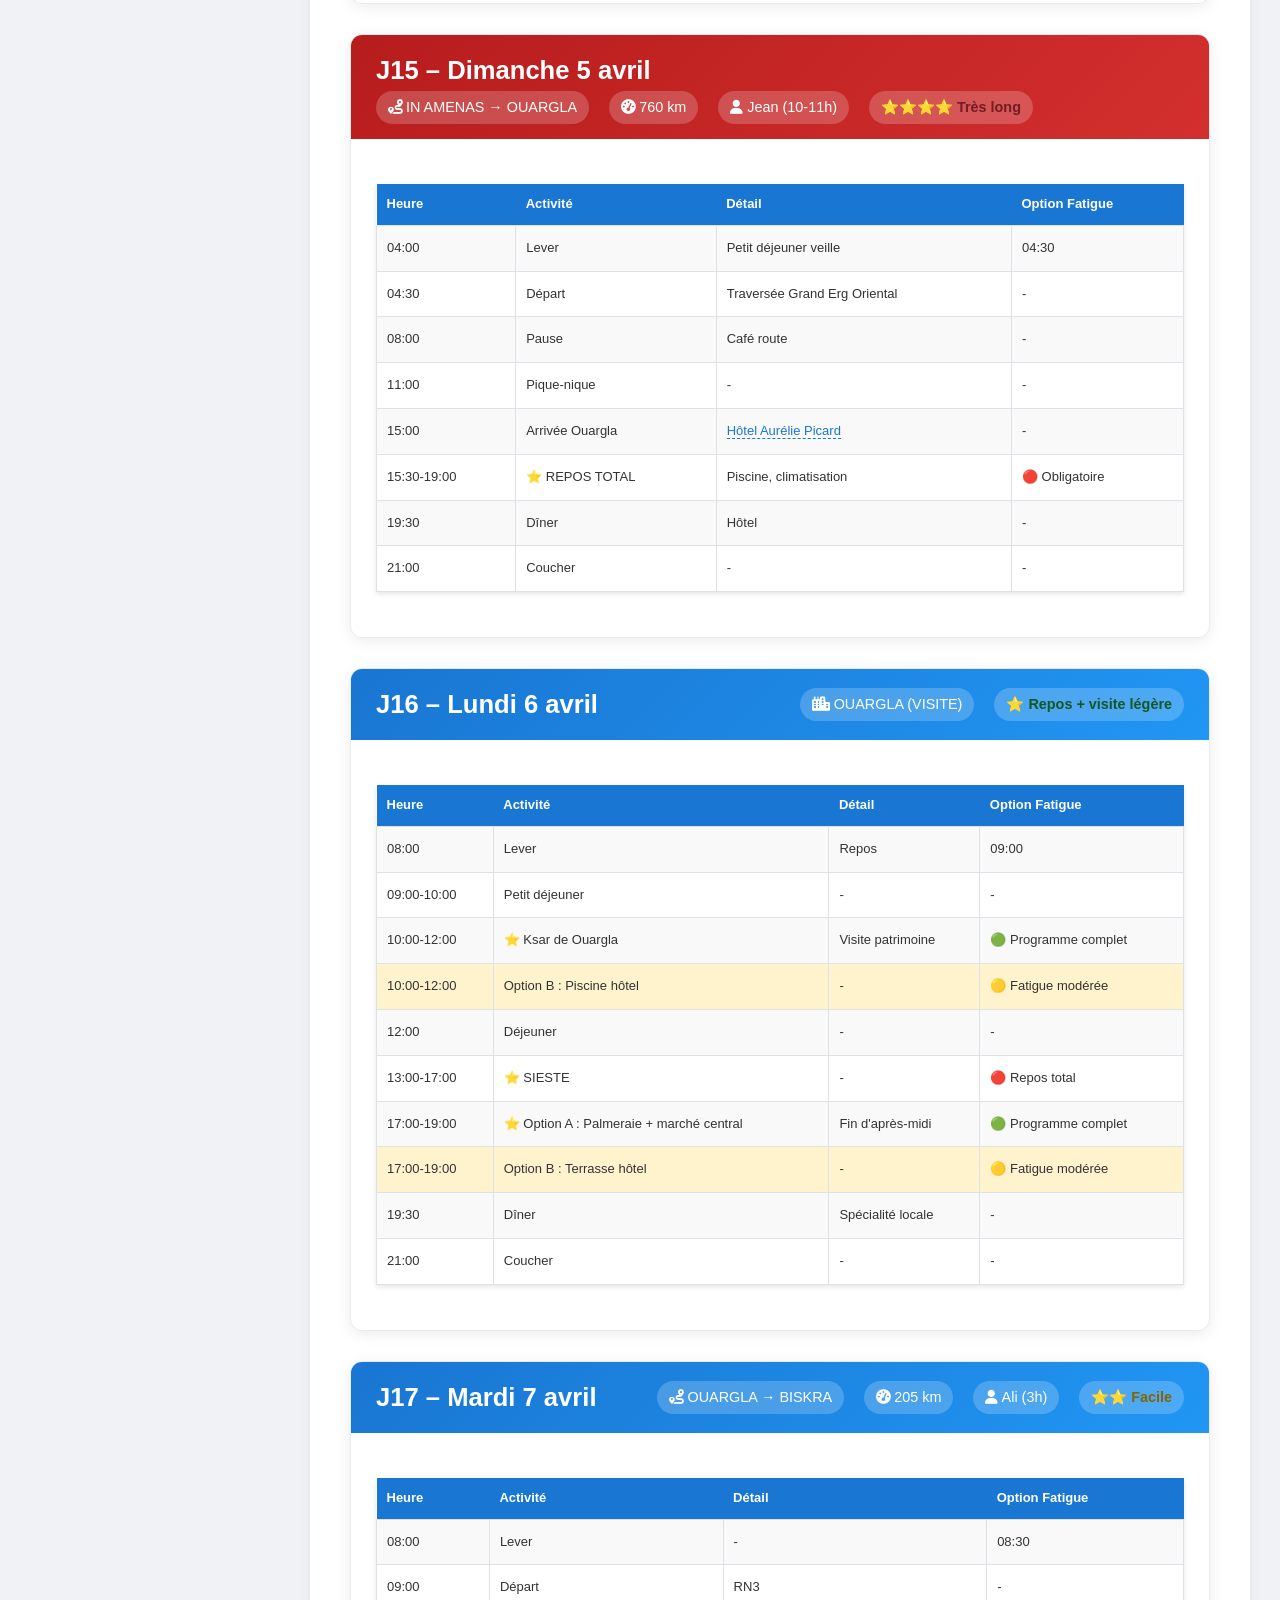
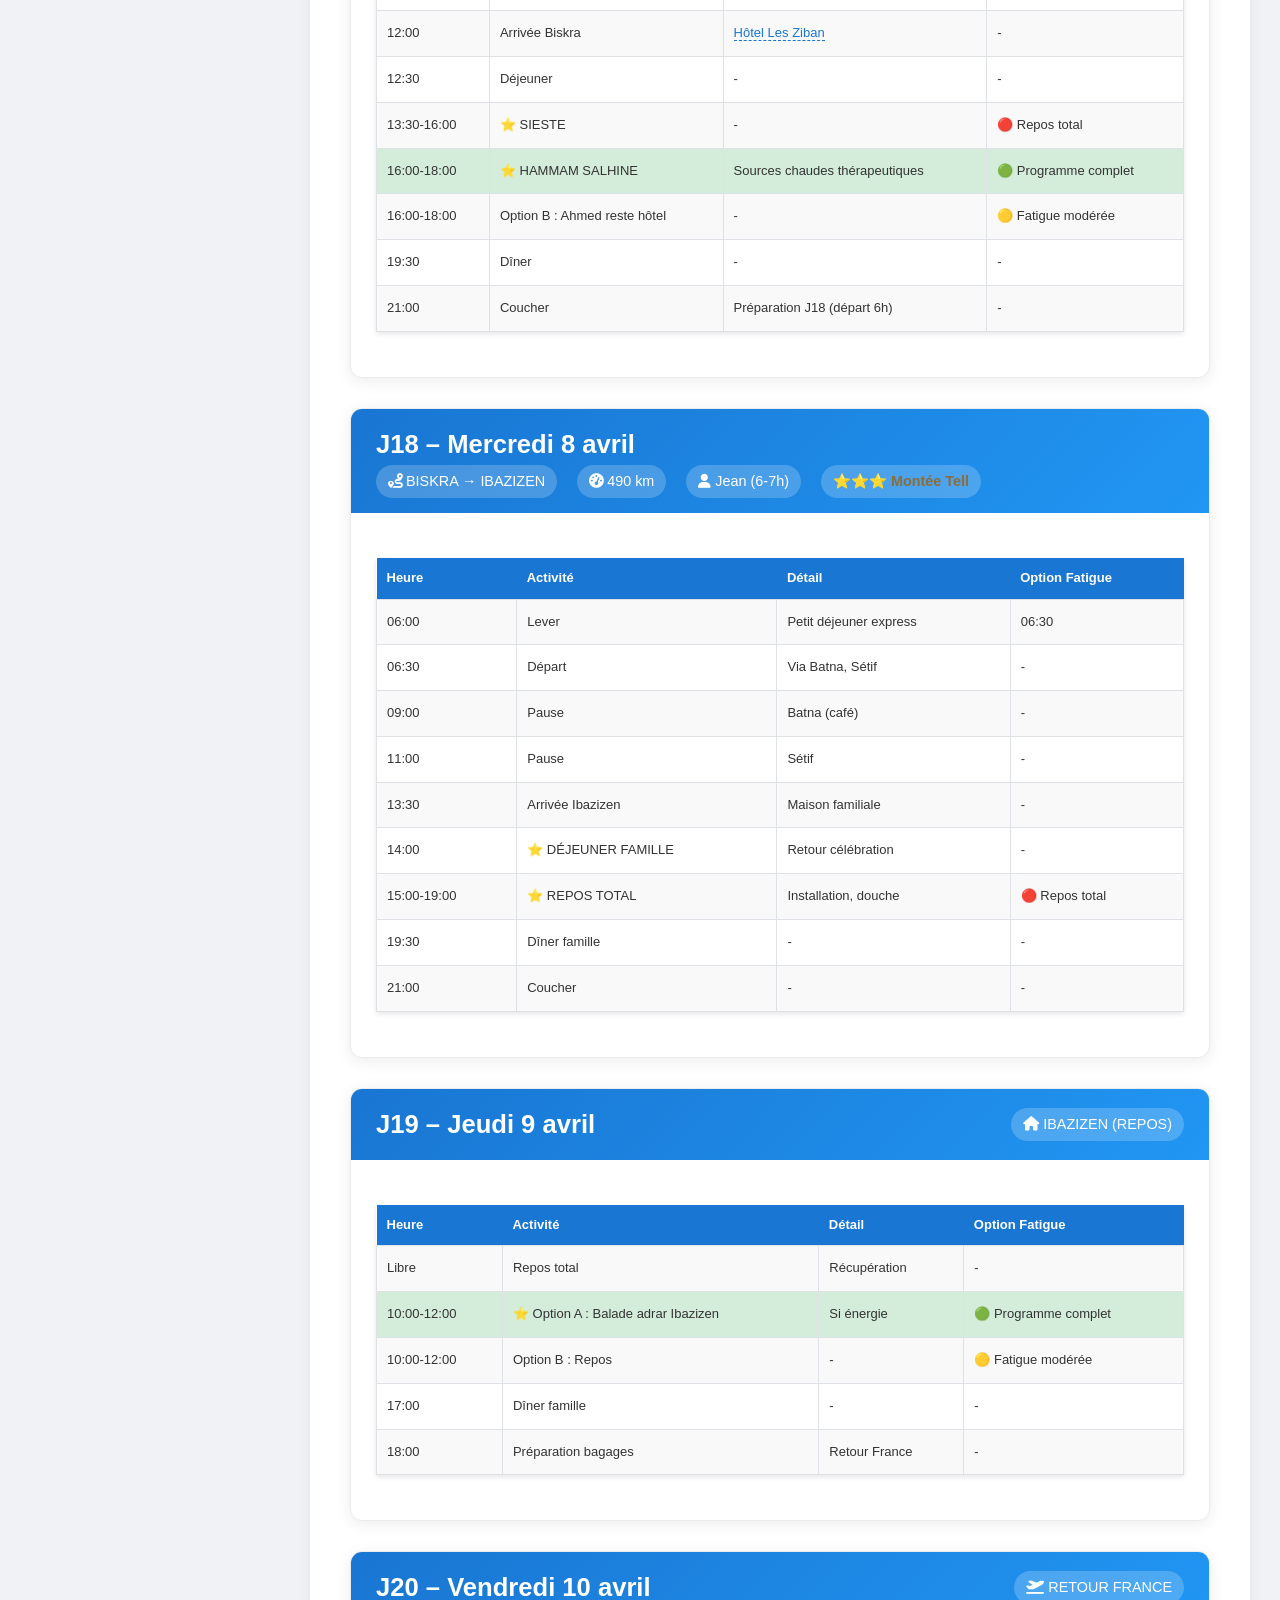
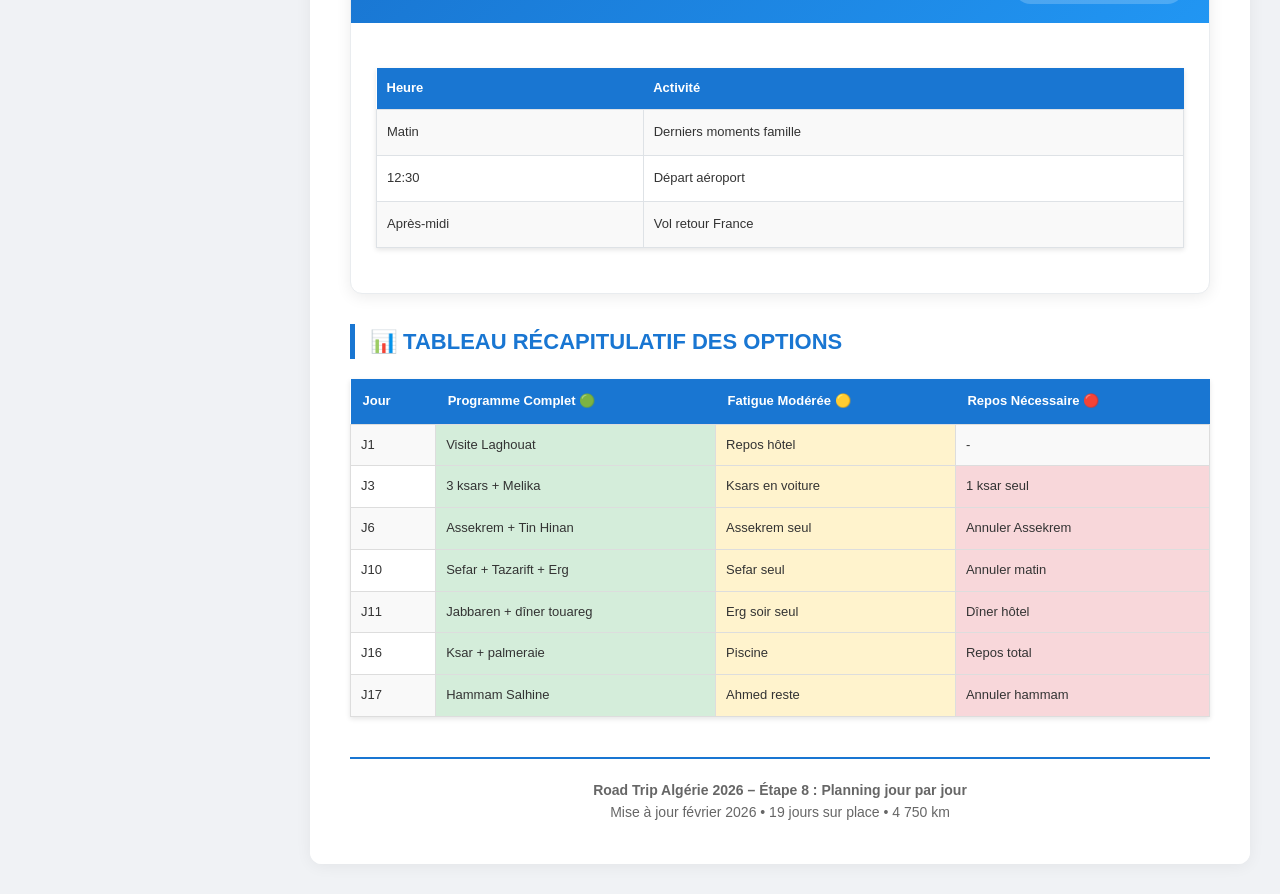
<file: 8-PlanningJourParJour.html>
<!DOCTYPE html>
<html lang="fr">
<head>
    <meta charset="UTF-8">
    <meta name="viewport" content="width=device-width, initial-scale=1.0">
    <title>Road Trip Algérie 2026 – Étape 8 • Planning détaillé (harmonisé)</title>
<base target="_blank">
    <link rel="stylesheet" href="https://cdnjs.cloudflare.com/ajax/libs/font-awesome/6.4.0/css/all.min.css">
    <link rel="stylesheet" href="css/style.css">
</head>
<body>
<div class="site-wrapper"><div class="main-content"><div class="page-container">
<div class="container etape-content">
    <h1>📅 ÉTAPE 8 – PLANNING JOUR PAR JOUR DÉTAILLÉ<br>〈 mise à jour 2026 〉</h1>
    <p style="text-align:center; font-size:16px; color:#666; margin-bottom:30px;">
        <strong>19 jours sur place • 4 750 km • 3 options par jour (vert/jaune/rouge)</strong><br>
        Priorité confort et adaptation à la fatigue d'Ahmed (75 ans)
    </p>

    <!-- RAPPEL MODIFICATIONS -->
    <div class="update-box">
        <strong>✅ MIS À JOUR SELON ITINÉRAIRE 2026 :</strong><br>
        • <strong>Suppression Hassi Messaoud</strong> → remplacé par <strong>Ouargla (2 nuits)</strong><br>
        • <strong>Biskra : 1 nuit</strong> (au lieu de 2)<br>
        • Distances ajustées (4 750 km) • Horaires recalculés<br>
        • Nouveau tronçon J15 : In Amenas → Ouargla (760 km)
    </div>

    <!-- LÉGENDE -->
    <div class="legend">
        <div class="legend-item"><span class="legend-color legend-green"></span> 🟢 <strong>Option "On va bien"</strong> – Programme complet</div>
        <div class="legend-item"><span class="legend-color legend-yellow"></span> 🟡 <strong>Option "Fatigue modérée"</strong> – Version allégée</div>
        <div class="legend-item"><span class="legend-color legend-red"></span> 🔴 <strong>Option "Repos nécessaire"</strong> – Minimum vital</div>
        <div class="legend-item"><span class="star">⭐</span> <strong>Incontournable</strong> – À faire si possible</div>
    </div>

    <!-- ============================================== -->
    <!-- J0 -->
    <!-- ============================================== -->
    <div class="day-card" id="j0">
        <div class="day-header">
            <div class="day-title"><i class="fas fa-plane-departure"></i> J0 – Samedi 21 mars 2026</div>
            <div class="day-meta"><span><i class="fas fa-flag"></i> DÉPART FRANCE</span></div>
        </div>
        <div class="day-content">
            <table class="schedule-table">
                <tr><th>Heure</th><th>Activité</th><th>Détail</th></tr>
                <tr><td>Variable</td><td>Vol France → Algérie</td><td>Selon billetterie</td></tr>
                <tr><td>Soir</td><td>Arrivée Ibazizen</td><td>Installation, dîner famille, briefing final</td></tr>
            </table>
            <div class="conseil"><strong>Préparation soir J0 :</strong> Vérifier sacs, charger batteries, remplir gourdes</div>
        </div>
    </div>

    <!-- J1 -->
    <div class="day-card" id="j1">
        <div class="day-header">
            <div class="day-title"><i class="fas fa-road"></i> J1 – Dimanche 22 mars</div>
            <div class="day-meta">
                <span><i class="fas fa-route"></i> IBAZIZEN → LAGHOUAT</span>
                <span><i class="fas fa-tachometer-alt"></i> 550 km</span>
                <span><i class="fas fa-user"></i> Ali (6h30)</span>
                <span class="difficulty difficulty-2">⭐⭐ Facile</span>
            </div>
        </div>
        <div class="day-content">
            <table class="schedule-table">
                <tr><th>Heure</th><th>Activité</th><th>Détail</th><th>Option Fatigue</th></tr>
                <tr><td>06:00</td><td>🌅 Lever</td><td>Petit déjeuner léger</td><td>Même horaire</td></tr>
                <tr><td>06:30</td><td>Départ</td><td>RN12 puis Autoroute Est-Ouest</td><td>-</td></tr>
                <tr><td>10:00</td><td>Pause</td><td>Café Bouira (30 min)</td><td>-</td></tr>
                <tr><td>13:00</td><td>Pause déjeuner</td><td>Aire autoroute (45 min)</td><td>🥪 Sandwich</td></tr>
                <tr><td>13:00</td><td>Arrivée Laghouat</td><td><a href="4-Hebergement-Hotels-Resa.html#hotel-el-boustane" class="city-link">Hôtel El Boustane</a></td><td>-</td></tr>
                <tr class="option-green"><td>15:00-17:00</td><td>⭐ Option A : Visite centre ancien + palmeraie</td><td>2h marche douce</td><td>🟢 Programme complet</td></tr>
                <tr class="option-yellow"><td>15:00-17:00</td><td>Option B : Repos hôtel</td><td>Récupération</td><td>🟡 Fatigue modérée</td></tr>
                <tr><td>19:30</td><td>Dîner</td><td>Restaurant hôtel</td><td>-</td></tr>
                <tr><td>21:00</td><td>Coucher</td><td>-</td><td>-</td></tr>
            </table>
        </div>
    </div>

    <!-- J2 -->
    <div class="day-card" id="j2">
        <div class="day-header">
            <div class="day-title">J2 – Lundi 23 mars</div>
            <div class="day-meta">
                <span><i class="fas fa-route"></i> LAGHOUAT → GHARDAÏA</span>
                <span><i class="fas fa-tachometer-alt"></i> 200 km</span>
                <span><i class="fas fa-user"></i> Jean (2h30)</span>
                <span class="difficulty difficulty-1">⭐ Très facile</span>
            </div>
        </div>
        <div class="day-content">
            <table class="schedule-table">
                <tr><th>Heure</th><th>Activité</th><th>Détail</th><th>Option Fatigue</th></tr>
                <tr><td>08:00</td><td>Lever</td><td>Petit déjeuner hôtel</td><td>08:30</td></tr>
                <tr><td>09:00</td><td>Départ</td><td>RN46</td><td>-</td></tr>
                <tr><td>11:30</td><td>Arrivée Ghardaïa</td><td><a href="4-Hebergement-Hotels-Resa.html#hotel-de-la-gare" class="city-link">Hôtel de la Gare</a></td><td>-</td></tr>
                <tr><td>12:00</td><td>Déjeuner</td><td>Restaurant centre</td><td>-</td></tr>
                <tr><td>13:00-16:00</td><td>⭐ SIESTE OBLIGATOIRE</td><td>Climatisation</td><td>🔴 Repos total</td></tr>
                <tr class="option-green"><td>16:00-18:00</td><td>⭐ Option A : Marché couvert + ksar</td><td>1h30 découverte</td><td>🟢 Programme complet</td></tr>
                <tr class="option-yellow"><td>16:00-18:00</td><td>Option B : Terrasse hôtel</td><td>Vue ksar</td><td>🟡 Fatigue modérée</td></tr>
                <tr><td>19:30</td><td>Dîner</td><td>Spécialité M'Zab</td><td>-</td></tr>
                <tr><td>21:00</td><td>Coucher</td><td>-</td><td>-</td></tr>
            </table>
        </div>
    </div>

    <!-- J3 -->
    <div class="day-card" id="j3">
        <div class="day-header">
            <div class="day-title">J3 – Mardi 24 mars</div>
            <div class="day-meta">
                <span><i class="fas fa-city"></i> GHARDAÏA (REPOS ACTIF)</span>
                <span class="difficulty difficulty-2">⭐⭐ Marche lente</span>
            </div>
        </div>
        <div class="day-content">
            <div class="important"><i class="fas fa-exclamation-triangle"></i> ⚠️ ATTENTION AHMED : Marche sur pierres irrégulières – canne indispensable</div>
            <table class="schedule-table">
                <tr><th>Heure</th><th>Activité</th><th>Détail</th><th>Option Fatigue</th></tr>
                <tr><td>07:00</td><td>Lever</td><td>Petit déjeuner</td><td>08:00</td></tr>
                <tr class="option-green"><td>08:30-11:00</td><td>⭐ VISITE KSARS</td><td>Beni Isguen + El Ateuf (2km)</td><td>🟢 Programme complet</td></tr>
                <tr class="option-yellow"><td>08:30-11:00</td><td>Option B : Visite en voiture</td><td>Arrêts courts</td><td>🟡 Fatigue modérée</td></tr>
                <tr><td>11:00-12:00</td><td>Marché aux tapis</td><td>Achats souvenirs</td><td>🔴 Dahbia + Ali seuls</td></tr>
                <tr><td>12:30</td><td>Déjeuner</td><td>-</td><td>-</td></tr>
                <tr><td>14:00-17:00</td><td>⭐ SIESTE OBLIGATOIRE</td><td>-</td><td>🔴 Repos total</td></tr>
                <tr class="option-green"><td>17:00-19:00</td><td>⭐ Option A : Ksar Melika + coucher soleil</td><td>-</td><td>🟢 Programme complet</td></tr>
                <tr class="option-yellow"><td>17:00-19:00</td><td>Option B : Terrasse hôtel</td><td>-</td><td>🟡 Fatigue modérée</td></tr>
                <tr><td>19:30</td><td>Dîner</td><td>-</td><td>-</td></tr>
                <tr><td>21:00</td><td>Coucher</td><td>-</td><td>-</td></tr>
            </table>
        </div>
    </div>

    <!-- J4 -->
    <div class="day-card" id="j4">
        <div class="day-header">
            <div class="day-title">J4 – Mercredi 25 mars</div>
            <div class="day-meta">
                <span><i class="fas fa-route"></i> GHARDAÏA → IN SALAH</span>
                <span><i class="fas fa-tachometer-alt"></i> 550 km</span>
                <span><i class="fas fa-user"></i> Ali (7h30)</span>
                <span class="difficulty difficulty-3">⭐⭐⭐ Longue, monotone</span>
            </div>
        </div>
        <div class="day-content">
            <table class="schedule-table">
                <tr><th>Heure</th><th>Activité</th><th>Détail</th><th>Option Fatigue</th></tr>
                <tr><td>05:30</td><td>Lever</td><td>Petit déjeuner express</td><td>06:00</td></tr>
                <tr><td>06:00</td><td>Départ</td><td>RN1 direct</td><td>-</td></tr>
                <tr><td>09:00</td><td>Pause</td><td>El Menia (20 min)</td><td>-</td></tr>
                <tr><td>12:00</td><td>Pique-nique</td><td>RN1, ombre rare</td><td>Sandwichs</td></tr>
                <tr><td>14:00</td><td>Arrivée In Salah</td><td><a href="4-Hebergement-Hotels-Resa.html#hotel-tidikelt" class="city-link">Hôtel Tidikelt</a></td><td>-</td></tr>
                <tr><td>14:30-19:00</td><td>⭐ REPOS TOTAL</td><td>Climatisation</td><td>🔴 Obligatoire</td></tr>
                <tr><td>19:00</td><td>Dîner</td><td>Hôtel</td><td>-</td></tr>
                <tr><td>20:00</td><td>Coucher</td><td>Préparation J5</td><td>-</td></tr>
            </table>
        </div>
    </div>

    <!-- J5 – CRITIQUE -->
    <div class="day-card" id="j5">
        <div class="day-header warning">
            <div class="day-title"><i class="fas fa-exclamation-triangle"></i> J5 – Jeudi 26 mars</div>
            <div class="day-meta">
                <span><i class="fas fa-route"></i> IN SALAH → TAMANRASSET</span>
                <span><i class="fas fa-tachometer-alt"></i> 700 km</span>
                <span><i class="fas fa-user"></i> Jean (10h)</span>
                <span class="difficulty difficulty-4">⭐⭐⭐⭐ Très long</span>
            </div>
        </div>
        <div class="day-content">
            <div class="important"><i class="fas fa-exclamation-triangle"></i> ⚠️ JOURNÉE TRÈS DURE – Surveillance Ahmed maximale</div>
            <table class="schedule-table">
                <tr><th>Heure</th><th>Activité</th><th>Détail</th><th>Option Fatigue</th></tr>
                <tr><td>04:30</td><td>Lever</td><td>Petit déjeuner veille</td><td>05:00</td></tr>
                <tr><td>05:00</td><td>Départ</td><td>Nuit noire, température idéale</td><td>-</td></tr>
                <tr><td>08:00</td><td>Lever soleil</td><td>Pause photos Hoggar</td><td>-</td></tr>
                <tr><td>09:00</td><td>Pause</td><td>Amsel (café)</td><td>-</td></tr>
                <tr><td>11:00</td><td>Pique-nique</td><td>Oued, ombre rochers</td><td>-</td></tr>
                <tr><td>15:00</td><td>Arrivée Tamanrasset</td><td><a href="4-Hebergement-Hotels-Resa.html#hotel-maha" class="city-link">Hôtel Maha</a></td><td>-</td></tr>
                <tr><td>15:30-19:00</td><td>⭐ REPOS TOTAL ABSOLU</td><td>Sieste climatisation</td><td>🔴 Obligatoire</td></tr>
                <tr><td>19:00</td><td>Dîner</td><td>Restaurant centre</td><td>-</td></tr>
                <tr class="option-green"><td>20:30</td><td>⭐ Option A : Marché nocturne</td><td>30 min</td><td>🟢 Programme complet</td></tr>
                <tr class="option-yellow"><td>20:30</td><td>Option B : Hôtel</td><td>-</td><td>🟡 Fatigue modérée</td></tr>
                <tr><td>21:30</td><td>Coucher</td><td>Préparation J6 (5h)</td><td>-</td></tr>
            </table>
        </div>
    </div>

    <!-- J6 -->
    <div class="day-card" id="j6">
        <div class="day-header">
            <div class="day-title">J6 – Vendredi 27 mars</div>
            <div class="day-meta">
                <span><i class="fas fa-mountain"></i> TAMANRASSET – VISITES</span>
                <span><i class="fas fa-4x4"></i> 110 km</span>
                <span class="difficulty difficulty-3">⭐⭐⭐ Altitude 2700m</span>
            </div>
        </div>
        <div class="day-content">
            <div class="important"><i class="fas fa-stethoscope"></i> ⚠️ DÉCISION 5h30 : Jean évalue Ahmed – si trop fatigué → annuler Assekrem</div>
            <table class="schedule-table">
                <tr><th>Heure</th><th>Activité</th><th>Détail</th><th>Option Fatigue</th></tr>
                <tr><td>05:00</td><td>Lever</td><td>Petit déjeuner express</td><td>-</td></tr>
                <tr><td>05:30</td><td>Départ 4x4</td><td>Location locale</td><td>-</td></tr>
                <tr class="option-green"><td>07:30-09:00</td><td>⭐ PLATEFORME ASSEKREM</td><td>Vue panoramique Hoggar</td><td>🟢 Programme complet</td></tr>
                <tr class="option-yellow"><td>07:30-09:00</td><td>Option B : Rester 4x4 (vent froid)</td><td>-</td><td>🟡 Fatigue modérée</td></tr>
                <tr class="option-green"><td>09:30-11:00</td><td>⭐ TOMBEAU TIN HINAN</td><td>Marche 500m</td><td>🟢 Programme complet</td></tr>
                <tr class="option-red"><td>09:30-11:00</td><td>Option C : Ahmed reste 4x4</td><td>-</td><td>🔴 Repos nécessaire</td></tr>
                <tr><td>11:00</td><td>Retour hôtel</td><td>-</td><td>-</td></tr>
                <tr><td>12:00</td><td>Déjeuner</td><td>-</td><td>-</td></tr>
                <tr><td>13:00-17:00</td><td>⭐ SIESTE</td><td>-</td><td>🔴 Obligatoire</td></tr>
                <tr><td>17:00-19:00</td><td>⭐ MUSÉE DU HOGGAR</td><td>Climatisé, pas de marche</td><td>🟡 Si Ahmed fatigué : Ali seul</td></tr>
                <tr><td>19:30</td><td>Dîner</td><td>-</td><td>-</td></tr>
                <tr><td>21:00</td><td>Coucher</td><td>-</td><td>-</td></tr>
            </table>
        </div>
    </div>

    <!-- J7 -->
    <div class="day-card" id="j7">
        <div class="day-header">
            <div class="day-title">J7 – Samedi 28 mars</div>
            <div class="day-meta">
                <span><i class="fas fa-umbrella-beach"></i> TAMANRASSET (REPOS)</span>
                <span class="difficulty difficulty-1">⭐ Récupération</span>
            </div>
        </div>
        <div class="day-content">
            <table class="schedule-table">
                <tr><th>Heure</th><th>Activité</th><th>Détail</th><th>Option Fatigue</th></tr>
                <tr><td>08:00</td><td>Lever</td><td>Repos récupération</td><td>09:00</td></tr>
                <tr><td>09:00-10:00</td><td>Petit déjeuner tardif</td><td>-</td><td>-</td></tr>
                <tr class="option-green"><td>10:00-12:00</td><td>⭐ Option A : Marché artisanal</td><td>Achats souvenirs</td><td>🟢 Programme complet</td></tr>
                <tr class="option-yellow"><td>10:00-12:00</td><td>Option B : Dahbia + Ali seuls</td><td>-</td><td>🟡 Fatigue modérée</td></tr>
                <tr><td>12:00</td><td>Déjeuner</td><td>-</td><td>-</td></tr>
                <tr><td>13:00-17:00</td><td>⭐ SIESTE</td><td>-</td><td>🔴 Repos total</td></tr>
                <tr class="option-green"><td>17:00-19:00</td><td>⭐ Option A : Vallée Igharghar</td><td>Marche 2km douce</td><td>🟢 Programme complet</td></tr>
                <tr class="option-yellow"><td>17:00-19:00</td><td>Option B : Terrasse hôtel</td><td>-</td><td>🟡 Fatigue modérée</td></tr>
                <tr><td>19:30</td><td>Dîner</td><td>-</td><td>-</td></tr>
                <tr><td>21:00</td><td>Coucher</td><td>Préparation J8 (très dur)</td><td>-</td></tr>
            </table>
        </div>
    </div>

    <!-- J8 – CRITIQUE -->
    <div class="day-card" id="j8">
        <div class="day-header warning">
            <div class="day-title">J8 – Dimanche 29 mars</div>
            <div class="day-meta">
                <span><i class="fas fa-route"></i> TAMANRASSET → DJANET</span>
                <span><i class="fas fa-tachometer-alt"></i> 700 km</span>
                <span><i class="fas fa-user"></i> Ali (13-14h)</span>
                <span class="difficulty difficulty-5">⭐⭐⭐⭐⭐ Extrême</span>
            </div>
        </div>
        <div class="day-content">
            <div class="important"><i class="fas fa-exclamation-triangle"></i> ⚠️ PLAN B : Si trop fatigués J7 soir → couper en 2, nuit à Tin Zaouatene (basique)</div>
            <table class="schedule-table">
                <tr><th>Heure</th><th>Activité</th><th>Détail</th><th>Option Fatigue</th></tr>
                <tr><td>04:00</td><td>Lever</td><td>Petit déjeuner veille</td><td>04:30</td></tr>
                <tr><td>04:30</td><td>Départ</td><td>Nuit noire impérative</td><td>-</td></tr>
                <tr><td>07:00</td><td>Lever soleil</td><td>Pause petit-déj route</td><td>-</td></tr>
                <tr><td>10:00</td><td>Tin Zaouatene</td><td>Passer direct si possible</td><td>-</td></tr>
                <tr><td>13:00</td><td>Pique-nique</td><td>Piste</td><td>-</td></tr>
                <tr><td>19:00</td><td>Arrivée Djanet</td><td><a href="4-Hebergement-Hotels-Resa.html#hotel-onat-djanet" class="city-link">Auberge ONAT</a></td><td>-</td></tr>
                <tr><td>19:30-? </td><td>⭐ REPOS TOTAL</td><td>-</td><td>🔴 Obligatoire</td></tr>
                <tr><td>20:00</td><td>Dîner léger</td><td>Hôtel</td><td>-</td></tr>
                <tr><td>21:30</td><td>Coucher</td><td>-</td><td>-</td></tr>
            </table>
        </div>
    </div>

    <!-- J9 -->
    <div class="day-card" id="j9">
        <div class="day-header">
            <div class="day-title">J9 – Lundi 30 mars</div>
            <div class="day-meta">
                <span><i class="fas fa-desert"></i> DJANET (REPOS)</span>
                <span class="difficulty difficulty-1">⭐ Récupération</span>
            </div>
        </div>
        <div class="day-content">
            <table class="schedule-table">
                <tr><th>Heure</th><th>Activité</th><th>Détail</th><th>Option Fatigue</th></tr>
                <tr><td>08:00</td><td>Lever</td><td>Repos</td><td>-</td></tr>
                <tr><td>09:00-10:00</td><td>Petit déjeuner</td><td>-</td><td>-</td></tr>
                <tr><td>10:00-12:00</td><td>⭐ Contact Ihaket Travels</td><td>Confirmation circuits J10-J11</td><td>-</td></tr>
                <tr><td>12:00</td><td>Déjeuner</td><td>-</td><td>-</td></tr>
                <tr><td>13:00-17:00</td><td>⭐ SIESTE</td><td>-</td><td>🔴 Repos total</td></tr>
                <tr class="option-green"><td>17:00-19:00</td><td>⭐ Option A : Centre-ville + jardin</td><td>Découverte</td><td>🟢 Programme complet</td></tr>
                <tr class="option-yellow"><td>17:00-19:00</td><td>Option B : Hôtel</td><td>-</td><td>🟡 Fatigue modérée</td></tr>
                <tr><td>19:30</td><td>Dîner</td><td>-</td><td>-</td></tr>
                <tr><td>21:00</td><td>Coucher</td><td>Préparation J10 (5h30)</td><td>-</td></tr>
            </table>
        </div>
    </div>

    <!-- J10 -->
    <div class="day-card" id="j10">
        <div class="day-header">
            <div class="day-title">J10 – Mardi 31 mars</div>
            <div class="day-meta">
                <span><i class="fas fa-mountain"></i> DJANET – CIRCUIT 1</span>
                <span class="difficulty difficulty-3">⭐⭐⭐ Marche + chaleur</span>
            </div>
        </div>
        <div class="day-content">
            <table class="schedule-table">
                <tr><th>Heure</th><th>Activité</th><th>Détail</th><th>Option Fatigue</th></tr>
                <tr><td>05:30</td><td>Lever</td><td>Petit déjeuner express</td><td>-</td></tr>
                <tr><td>06:00</td><td>Départ 4x4</td><td>Guide Ihaket</td><td>-</td></tr>
                <tr class="option-green"><td>07:00-09:00</td><td>⭐ SEFAR</td><td>"La Grande Dame", peintures</td><td>🟢 Programme complet</td></tr>
                <tr class="option-yellow"><td>07:00-09:00</td><td>Option B : Vue entrée</td><td>-</td><td>🟡 Fatigue modérée</td></tr>
                <tr class="option-green"><td>09:30-10:30</td><td>⭐ TIN TAZARIFT</td><td>Girafes, éléphants</td><td>🟢 Programme complet</td></tr>
                <tr class="option-red"><td>09:30-10:30</td><td>Option C : Ahmed reste 4x4</td><td>-</td><td>🔴 Repos nécessaire</td></tr>
                <tr><td>11:00</td><td>Retour hôtel</td><td>-</td><td>-</td></tr>
                <tr><td>12:00</td><td>Déjeuner</td><td>-</td><td>-</td></tr>
                <tr><td>13:00-17:00</td><td>⭐ SIESTE CLIM</td><td>-</td><td>🔴 Obligatoire</td></tr>
                <tr class="option-green"><td>17:00</td><td>⭐ Option A : Erg Admer (coucher soleil)</td><td>Dunes rouges</td><td>🟢 Programme complet</td></tr>
                <tr class="option-yellow"><td>17:00</td><td>Option B : Si Ahmed fatigué : Ali seul</td><td>-</td><td>🟡 Fatigue modérée</td></tr>
                <tr><td>19:30</td><td>Dîner</td><td>-</td><td>-</td></tr>
                <tr><td>21:00</td><td>Coucher</td><td>-</td><td>-</td></tr>
            </table>
        </div>
    </div>

    <!-- J11 -->
    <div class="day-card" id="j11">
        <div class="day-header">
            <div class="day-title">J11 – Mercredi 1er avril</div>
            <div class="day-meta">
                <span><i class="fas fa-mountain"></i> DJANET – CIRCUIT 2</span>
                <span class="difficulty difficulty-3">⭐⭐⭐ Même niveau</span>
            </div>
        </div>
        <div class="day-content">
            <div class="important"><i class="fas fa-exclamation-triangle"></i> ⚠️ DÉCISION J10 SOIR : Si Ahmed épuisé → annuler J11 matin, garder Erg soir</div>
            <table class="schedule-table">
                <tr><th>Heure</th><th>Activité</th><th>Détail</th><th>Option Fatigue</th></tr>
                <tr><td>05:30</td><td>Lever</td><td>-</td><td>-</td></tr>
                <tr><td>06:00</td><td>Départ 4x4</td><td>-</td><td>-</td></tr>
                <tr class="option-green"><td>07:00-10:00</td><td>⭐ JABBAREN</td><td>Architecture rupestre majeure</td><td>🟢 Programme complet</td></tr>
                <tr class="option-yellow"><td>07:00-10:00</td><td>Option B : Circuit court</td><td>-</td><td>🟡 Fatigue modérée</td></tr>
                <tr><td>10:30</td><td>Retour hôtel</td><td>-</td><td>-</td></tr>
                <tr><td>11:00</td><td>Déjeuner</td><td>-</td><td>-</td></tr>
                <tr><td>12:00-16:30</td><td>⭐ REPOS TOTAL</td><td>-</td><td>🔴 Obligatoire</td></tr>
                <tr><td>16:30</td><td>Préparation soirée</td><td>Vêtements chauds</td><td>-</td></tr>
                <tr class="option-green"><td>17:00-19:00</td><td>⭐ ERG ADMER + DÎNER TOUAREG</td><td>Moment émotion</td><td>🟢 Programme complet</td></tr>
                <tr class="option-yellow"><td>17:00-19:00</td><td>Option B : Erg seul</td><td>-</td><td>🟡 Fatigue modérée</td></tr>
                <tr class="option-red"><td>19:00-20:30</td><td>Option C : Dîner hôtel</td><td>-</td><td>🔴 Repos nécessaire</td></tr>
                <tr><td>21:00</td><td>Retour hôtel</td><td>-</td><td>-</td></tr>
            </table>
        </div>
    </div>

    <!-- J12 -->
    <div class="day-card" id="j12">
        <div class="day-header">
            <div class="day-title">J12 – Jeudi 2 avril</div>
            <div class="day-meta">
                <span><i class="fas fa-route"></i> DJANET → ILLIZI</span>
                <span><i class="fas fa-tachometer-alt"></i> 390 km</span>
                <span><i class="fas fa-user"></i> Jean (6h30)</span>
                <span class="difficulty difficulty-3">⭐⭐⭐ Pistes possibles</span>
            </div>
        </div>
        <div class="day-content">
            <table class="schedule-table">
                <tr><th>Heure</th><th>Activité</th><th>Détail</th><th>Option Fatigue</th></tr>
                <tr><td>06:30</td><td>Lever</td><td>Petit déjeuner</td><td>07:30</td></tr>
                <tr><td>07:30</td><td>Départ</td><td>N3</td><td>-</td></tr>
                <tr><td>10:00</td><td>Pause</td><td>Paysage Tassili</td><td>-</td></tr>
                <tr><td>12:00</td><td>Pique-nique</td><td>-</td><td>-</td></tr>
                <tr><td>14:00</td><td>Arrivée Illizi</td><td><a href="4-Hebergement-Hotels-Resa.html#hotel-bouamama" class="city-link">Hôtel Bouamama</a></td><td>-</td></tr>
                <tr><td>14:30-17:00</td><td>⭐ REPOS</td><td>-</td><td>🔴 Repos total</td></tr>
                <tr class="option-green"><td>17:00-19:00</td><td>⭐ Option A : Marché touareg + centre</td><td>-</td><td>🟢 Programme complet</td></tr>
                <tr class="option-yellow"><td>17:00-19:00</td><td>Option B : Terrasse hôtel</td><td>-</td><td>🟡 Fatigue modérée</td></tr>
                <tr><td>19:30</td><td>Dîner</td><td>-</td><td>-</td></tr>
                <tr><td>21:00</td><td>Coucher</td><td>-</td><td>-</td></tr>
            </table>
        </div>
    </div>

    <!-- J13 -->
    <div class="day-card" id="j13">
        <div class="day-header">
            <div class="day-title">J13 – Vendredi 3 avril</div>
            <div class="day-meta">
                <span><i class="fas fa-umbrella-beach"></i> ILLIZI (REPOS)</span>
                <span class="difficulty difficulty-2">⭐⭐ Optionnel</span>
            </div>
        </div>
        <div class="day-content">
            <table class="schedule-table">
                <tr><th>Heure</th><th>Activité</th><th>Détail</th><th>Option Fatigue</th></tr>
                <tr><td>08:00</td><td>Lever</td><td>-</td><td>09:00</td></tr>
                <tr class="option-green"><td>09:00-12:00</td><td>⭐ Option A : Tassili Sud (guide)</td><td>Circuit 4x4 3h</td><td>🟢 Programme complet</td></tr>
                <tr class="option-yellow"><td>09:00-12:00</td><td>Option B : Marché seul</td><td>-</td><td>🟡 Fatigue modérée</td></tr>
                <tr><td>12:00</td><td>Déjeuner</td><td>-</td><td>-</td></tr>
                <tr><td>13:00-17:00</td><td>⭐ SIESTE</td><td>-</td><td>🔴 Repos total</td></tr>
                <tr class="option-green"><td>17:00-19:00</td><td>⭐ Option A : Marché + promenade</td><td>-</td><td>🟢 Programme complet</td></tr>
                <tr class="option-yellow"><td>17:00-19:00</td><td>Option B : Hôtel</td><td>-</td><td>🟡 Fatigue modérée</td></tr>
                <tr><td>19:30</td><td>Dîner</td><td>-</td><td>-</td></tr>
                <tr><td>21:00</td><td>Coucher</td><td>-</td><td>-</td></tr>
            </table>
        </div>
    </div>

    <!-- J14 -->
    <div class="day-card" id="j14">
        <div class="day-header">
            <div class="day-title">J14 – Samedi 4 avril</div>
            <div class="day-meta">
                <span><i class="fas fa-route"></i> ILLIZI → IN AMENAS</span>
                <span><i class="fas fa-tachometer-alt"></i> 210 km</span>
                <span><i class="fas fa-user"></i> Ali (3h)</span>
                <span class="difficulty difficulty-1">⭐ Très facile</span>
            </div>
        </div>
        <div class="day-content">
            <table class="schedule-table">
                <tr><th>Heure</th><th>Activité</th><th>Détail</th><th>Option Fatigue</th></tr>
                <tr><td>08:00</td><td>Lever</td><td>-</td><td>08:30</td></tr>
                <tr><td>09:00</td><td>Départ</td><td>N3</td><td>-</td></tr>
                <tr><td>12:00</td><td>Arrivée In Amenas</td><td><a href="4-Hebergement-Hotels-Resa.html#hotel-ayanis" class="city-link">Hôtel Ayanis</a></td><td>-</td></tr>
                <tr><td>12:30</td><td>Déjeuner</td><td>-</td><td>-</td></tr>
                <tr><td>13:30-17:00</td><td>⭐ SIESTE</td><td>-</td><td>🔴 Repos total</td></tr>
                <tr class="option-green"><td>17:00-19:00</td><td>⭐ Option A : Visite zone pétrolière</td><td>Mémorial</td><td>🟢 Programme complet</td></tr>
                <tr class="option-yellow"><td>17:00-19:00</td><td>Option B : Hôtel</td><td>-</td><td>🟡 Fatigue modérée</td></tr>
                <tr><td>19:30</td><td>Dîner</td><td>-</td><td>-</td></tr>
                <tr><td>21:00</td><td>Coucher</td><td>Préparation J15 (départ 4h)</td><td>-</td></tr>
            </table>
        </div>
    </div>

    <!-- J15 – NOUVEAU (In Amenas → Ouargla) -->
    <div class="day-card" id="j15">
        <div class="day-header warning">
            <div class="day-title">J15 – Dimanche 5 avril</div>
            <div class="day-meta">
                <span><i class="fas fa-route"></i> IN AMENAS → OUARGLA</span>
                <span><i class="fas fa-tachometer-alt"></i> 760 km</span>
                <span><i class="fas fa-user"></i> Jean (10-11h)</span>
                <span class="difficulty difficulty-4">⭐⭐⭐⭐ Très long</span>
            </div>
        </div>
        <div class="day-content">
            <table class="schedule-table">
                <tr><th>Heure</th><th>Activité</th><th>Détail</th><th>Option Fatigue</th></tr>
                <tr><td>04:00</td><td>Lever</td><td>Petit déjeuner veille</td><td>04:30</td></tr>
                <tr><td>04:30</td><td>Départ</td><td>Traversée Grand Erg Oriental</td><td>-</td></tr>
                <tr><td>08:00</td><td>Pause</td><td>Café route</td><td>-</td></tr>
                <tr><td>11:00</td><td>Pique-nique</td><td>-</td><td>-</td></tr>
                <tr><td>15:00</td><td>Arrivée Ouargla</td><td><a href="4-Hebergement-Hotels-Resa.html#hotel-aurelie-picard" class="city-link">Hôtel Aurélie Picard</a></td><td>-</td></tr>
                <tr><td>15:30-19:00</td><td>⭐ REPOS TOTAL</td><td>Piscine, climatisation</td><td>🔴 Obligatoire</td></tr>
                <tr><td>19:30</td><td>Dîner</td><td>Hôtel</td><td>-</td></tr>
                <tr><td>21:00</td><td>Coucher</td><td>-</td><td>-</td></tr>
            </table>
        </div>
    </div>

    <!-- J16 – Ouargla (visite) -->
    <div class="day-card" id="j16">
        <div class="day-header">
            <div class="day-title">J16 – Lundi 6 avril</div>
            <div class="day-meta">
                <span><i class="fas fa-city"></i> OUARGLA (VISITE)</span>
                <span class="difficulty difficulty-1">⭐ Repos + visite légère</span>
            </div>
        </div>
        <div class="day-content">
            <table class="schedule-table">
                <tr><th>Heure</th><th>Activité</th><th>Détail</th><th>Option Fatigue</th></tr>
                <tr><td>08:00</td><td>Lever</td><td>Repos</td><td>09:00</td></tr>
                <tr><td>09:00-10:00</td><td>Petit déjeuner</td><td>-</td><td>-</td></tr>
                <tr class="option-green"><td>10:00-12:00</td><td>⭐ Ksar de Ouargla</td><td>Visite patrimoine</td><td>🟢 Programme complet</td></tr>
                <tr class="option-yellow"><td>10:00-12:00</td><td>Option B : Piscine hôtel</td><td>-</td><td>🟡 Fatigue modérée</td></tr>
                <tr><td>12:00</td><td>Déjeuner</td><td>-</td><td>-</td></tr>
                <tr><td>13:00-17:00</td><td>⭐ SIESTE</td><td>-</td><td>🔴 Repos total</td></tr>
                <tr class="option-green"><td>17:00-19:00</td><td>⭐ Option A : Palmeraie + marché central</td><td>Fin d'après-midi</td><td>🟢 Programme complet</td></tr>
                <tr class="option-yellow"><td>17:00-19:00</td><td>Option B : Terrasse hôtel</td><td>-</td><td>🟡 Fatigue modérée</td></tr>
                <tr><td>19:30</td><td>Dîner</td><td>Spécialité locale</td><td>-</td></tr>
                <tr><td>21:00</td><td>Coucher</td><td>-</td><td>-</td></tr>
            </table>
        </div>
    </div>

    <!-- J17 – Ouargla → Biskra (1 nuit) -->
    <div class="day-card" id="j17">
        <div class="day-header">
            <div class="day-title">J17 – Mardi 7 avril</div>
            <div class="day-meta">
                <span><i class="fas fa-route"></i> OUARGLA → BISKRA</span>
                <span><i class="fas fa-tachometer-alt"></i> 205 km</span>
                <span><i class="fas fa-user"></i> Ali (3h)</span>
                <span class="difficulty difficulty-2">⭐⭐ Facile</span>
            </div>
        </div>
        <div class="day-content">
            <table class="schedule-table">
                <tr><th>Heure</th><th>Activité</th><th>Détail</th><th>Option Fatigue</th></tr>
                <tr><td>08:00</td><td>Lever</td><td>-</td><td>08:30</td></tr>
                <tr><td>09:00</td><td>Départ</td><td>RN3</td><td>-</td></tr>
                <tr><td>12:00</td><td>Arrivée Biskra</td><td><a href="4-Hebergement-Hotels-Resa.html#hotel-les-ziban" class="city-link">Hôtel Les Ziban</a></td><td>-</td></tr>
                <tr><td>12:30</td><td>Déjeuner</td><td>-</td><td>-</td></tr>
                <tr><td>13:30-16:00</td><td>⭐ SIESTE</td><td>-</td><td>🔴 Repos total</td></tr>
                <tr class="option-green"><td>16:00-18:00</td><td>⭐ HAMMAM SALHINE</td><td>Sources chaudes thérapeutiques</td><td>🟢 Programme complet</td></tr>
                <tr class="option-yellow"><td>16:00-18:00</td><td>Option B : Ahmed reste hôtel</td><td>-</td><td>🟡 Fatigue modérée</td></tr>
                <tr><td>19:30</td><td>Dîner</td><td>-</td><td>-</td></tr>
                <tr><td>21:00</td><td>Coucher</td><td>Préparation J18 (départ 6h)</td><td>-</td></tr>
            </table>
        </div>
    </div>

    <!-- J18 – Biskra → Ibazizen -->
    <div class="day-card" id="j18">
        <div class="day-header">
            <div class="day-title">J18 – Mercredi 8 avril</div>
            <div class="day-meta">
                <span><i class="fas fa-route"></i> BISKRA → IBAZIZEN</span>
                <span><i class="fas fa-tachometer-alt"></i> 490 km</span>
                <span><i class="fas fa-user"></i> Jean (6-7h)</span>
                <span class="difficulty difficulty-3">⭐⭐⭐ Montée Tell</span>
            </div>
        </div>
        <div class="day-content">
            <table class="schedule-table">
                <tr><th>Heure</th><th>Activité</th><th>Détail</th><th>Option Fatigue</th></tr>
                <tr><td>06:00</td><td>Lever</td><td>Petit déjeuner express</td><td>06:30</td></tr>
                <tr><td>06:30</td><td>Départ</td><td>Via Batna, Sétif</td><td>-</td></tr>
                <tr><td>09:00</td><td>Pause</td><td>Batna (café)</td><td>-</td></tr>
                <tr><td>11:00</td><td>Pause</td><td>Sétif</td><td>-</td></tr>
                <tr><td>13:30</td><td>Arrivée Ibazizen</td><td>Maison familiale</td><td>-</td></tr>
                <tr><td>14:00</td><td>⭐ DÉJEUNER FAMILLE</td><td>Retour célébration</td><td>-</td></tr>
                <tr><td>15:00-19:00</td><td>⭐ REPOS TOTAL</td><td>Installation, douche</td><td>🔴 Repos total</td></tr>
                <tr><td>19:30</td><td>Dîner famille</td><td>-</td><td>-</td></tr>
                <tr><td>21:00</td><td>Coucher</td><td>-</td><td>-</td></tr>
            </table>
        </div>
    </div>

    <!-- J19 – Repos Ibazizen -->
    <div class="day-card" id="j19">
        <div class="day-header">
            <div class="day-title">J19 – Jeudi 9 avril</div>
            <div class="day-meta">
                <span><i class="fas fa-home"></i> IBAZIZEN (REPOS)</span>
            </div>
        </div>
        <div class="day-content">
            <table class="schedule-table">
                <tr><th>Heure</th><th>Activité</th><th>Détail</th><th>Option Fatigue</th></tr>
                <tr><td>Libre</td><td>Repos total</td><td>Récupération</td><td>-</td></tr>
                <tr class="option-green"><td>10:00-12:00</td><td>⭐ Option A : Balade adrar Ibazizen</td><td>Si énergie</td><td>🟢 Programme complet</td></tr>
                <tr class="option-yellow"><td>10:00-12:00</td><td>Option B : Repos</td><td>-</td><td>🟡 Fatigue modérée</td></tr>
                <tr><td>17:00</td><td>Dîner famille</td><td>-</td><td>-</td></tr>
                <tr><td>18:00</td><td>Préparation bagages</td><td>Retour France</td><td>-</td></tr>
            </table>
        </div>
    </div>

    <!-- J20 – Retour France -->
    <div class="day-card" id="j20">
        <div class="day-header">
            <div class="day-title">J20 – Vendredi 10 avril</div>
            <div class="day-meta">
                <span><i class="fas fa-plane-departure"></i> RETOUR FRANCE</span>
            </div>
        </div>
        <div class="day-content">
            <table class="schedule-table">
                <tr><th>Heure</th><th>Activité</th></tr>
                <tr><td>Matin</td><td>Derniers moments famille</td></tr>
                <tr><td>12:30</td><td>Départ aéroport</td></tr>
                <tr><td>Après-midi</td><td>Vol retour France</td></tr>
            </table>
        </div>
    </div>

    <!-- TABLEAU RÉCAPITULATIF DES OPTIONS -->
    <section>
        <h2>📊 TABLEAU RÉCAPITULATIF DES OPTIONS</h2>
        <table class="recap-table">
            <tr><th>Jour</th><th>Programme Complet 🟢</th><th>Fatigue Modérée 🟡</th><th>Repos Nécessaire 🔴</th></tr>
            <tr><td>J1</td><td class="green-bg">Visite Laghouat</td><td class="yellow-bg">Repos hôtel</td><td>-</td></tr>
            <tr><td>J3</td><td class="green-bg">3 ksars + Melika</td><td class="yellow-bg">Ksars en voiture</td><td class="red-bg">1 ksar seul</td></tr>
            <tr><td>J6</td><td class="green-bg">Assekrem + Tin Hinan</td><td class="yellow-bg">Assekrem seul</td><td class="red-bg">Annuler Assekrem</td></tr>
            <tr><td>J10</td><td class="green-bg">Sefar + Tazarift + Erg</td><td class="yellow-bg">Sefar seul</td><td class="red-bg">Annuler matin</td></tr>
            <tr><td>J11</td><td class="green-bg">Jabbaren + dîner touareg</td><td class="yellow-bg">Erg soir seul</td><td class="red-bg">Dîner hôtel</td></tr>
            <tr><td>J16</td><td class="green-bg">Ksar + palmeraie</td><td class="yellow-bg">Piscine</td><td class="red-bg">Repos total</td></tr>
            <tr><td>J17</td><td class="green-bg">Hammam Salhine</td><td class="yellow-bg">Ahmed reste</td><td class="red-bg">Annuler hammam</td></tr>
        </table>
    </section>

    <div class="footer">
        <p><strong>Road Trip Algérie 2026 – Étape 8 : Planning jour par jour</strong><br>
        Mise à jour février 2026 • 19 jours sur place • 4 750 km</p>
    </div>
</div>
</div></div></div>
<script src="js/navigation.js"></script>
<script>initNavigation('8-PlanningJourParJour.html');</script>
</body>
</html>
</file>
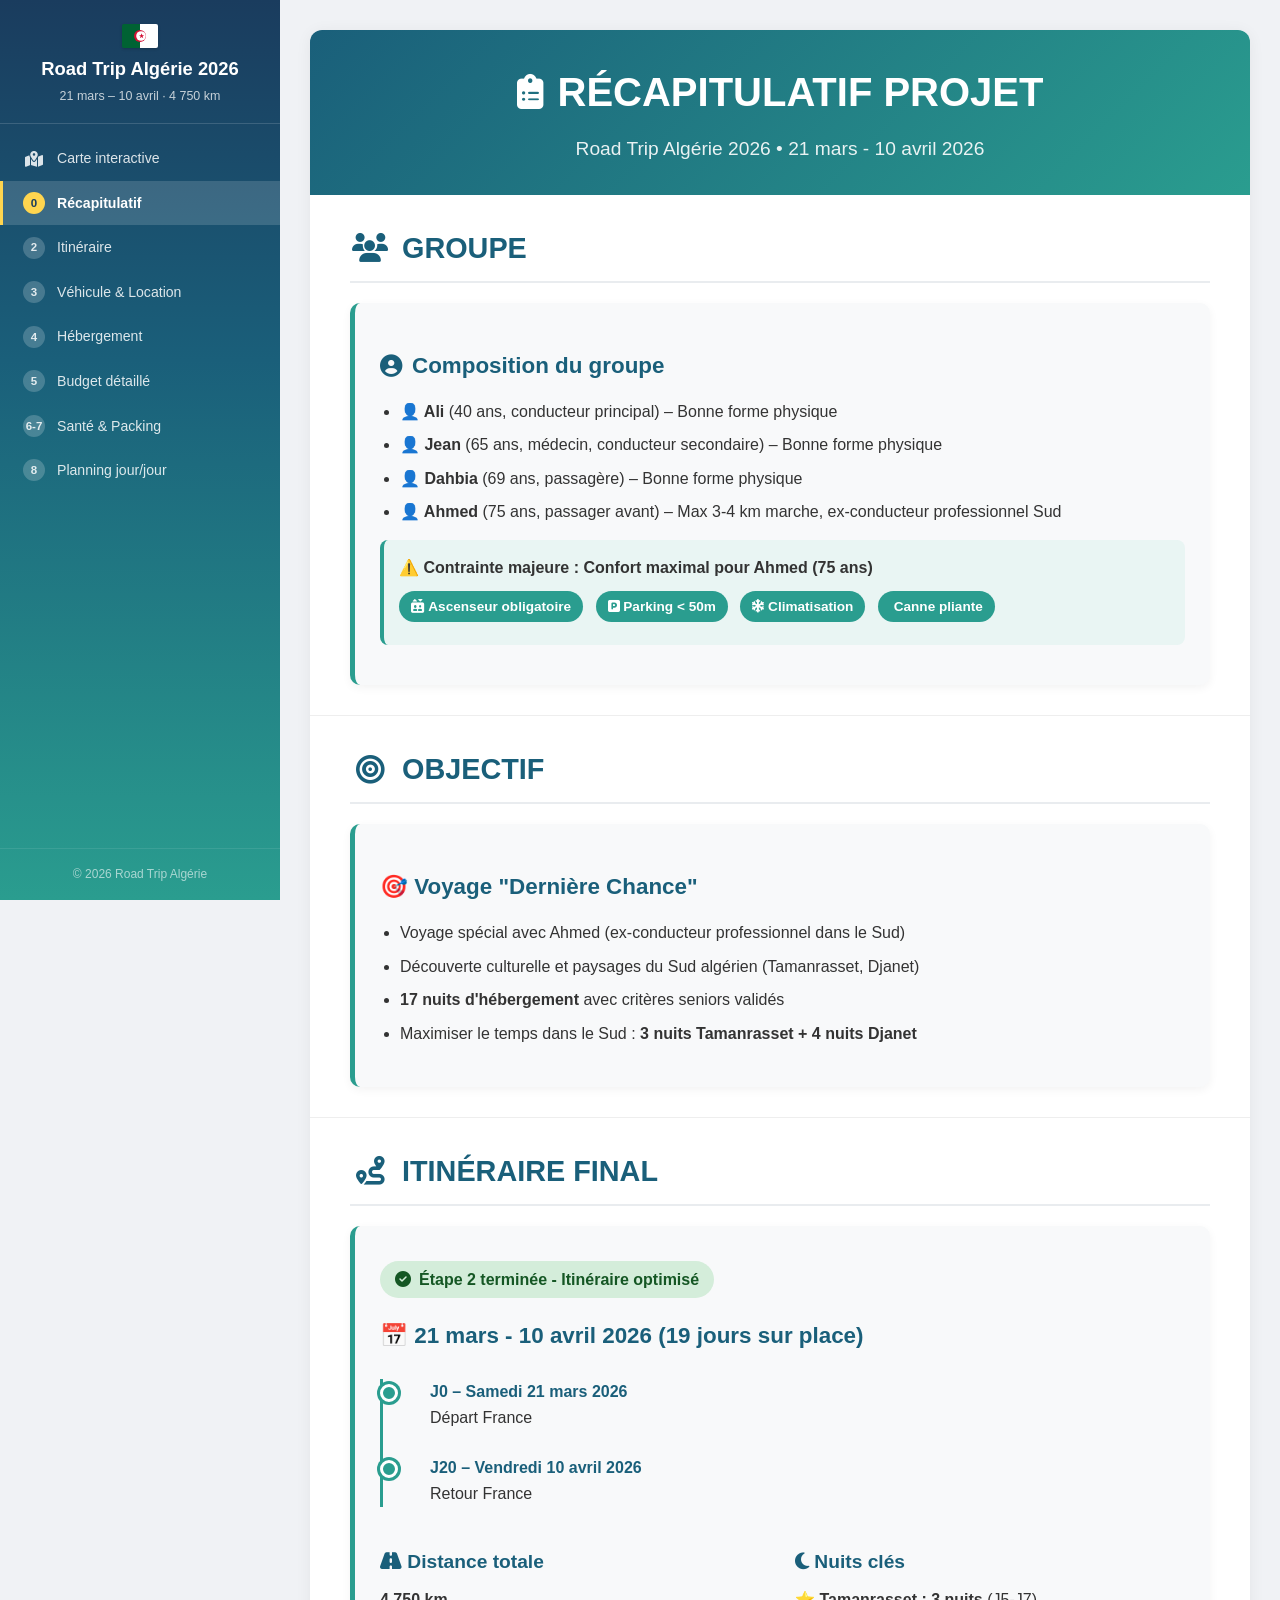
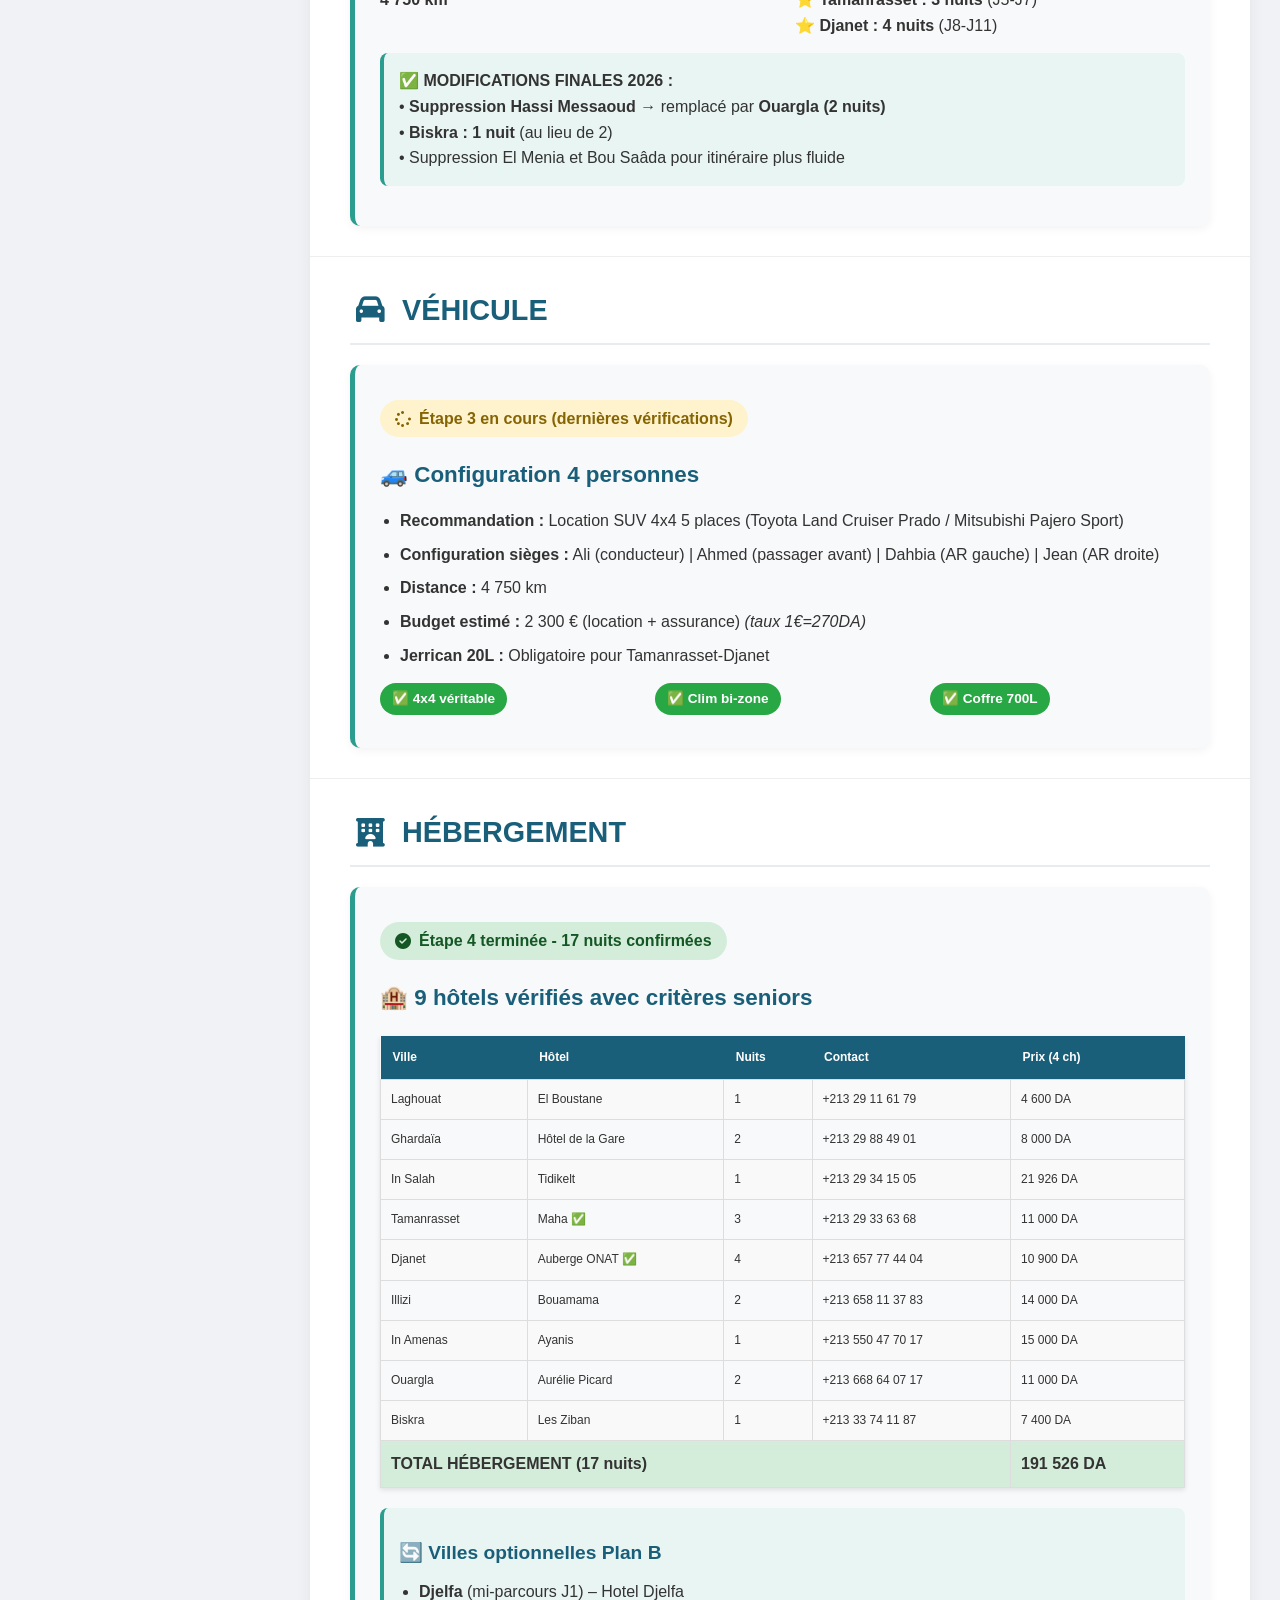
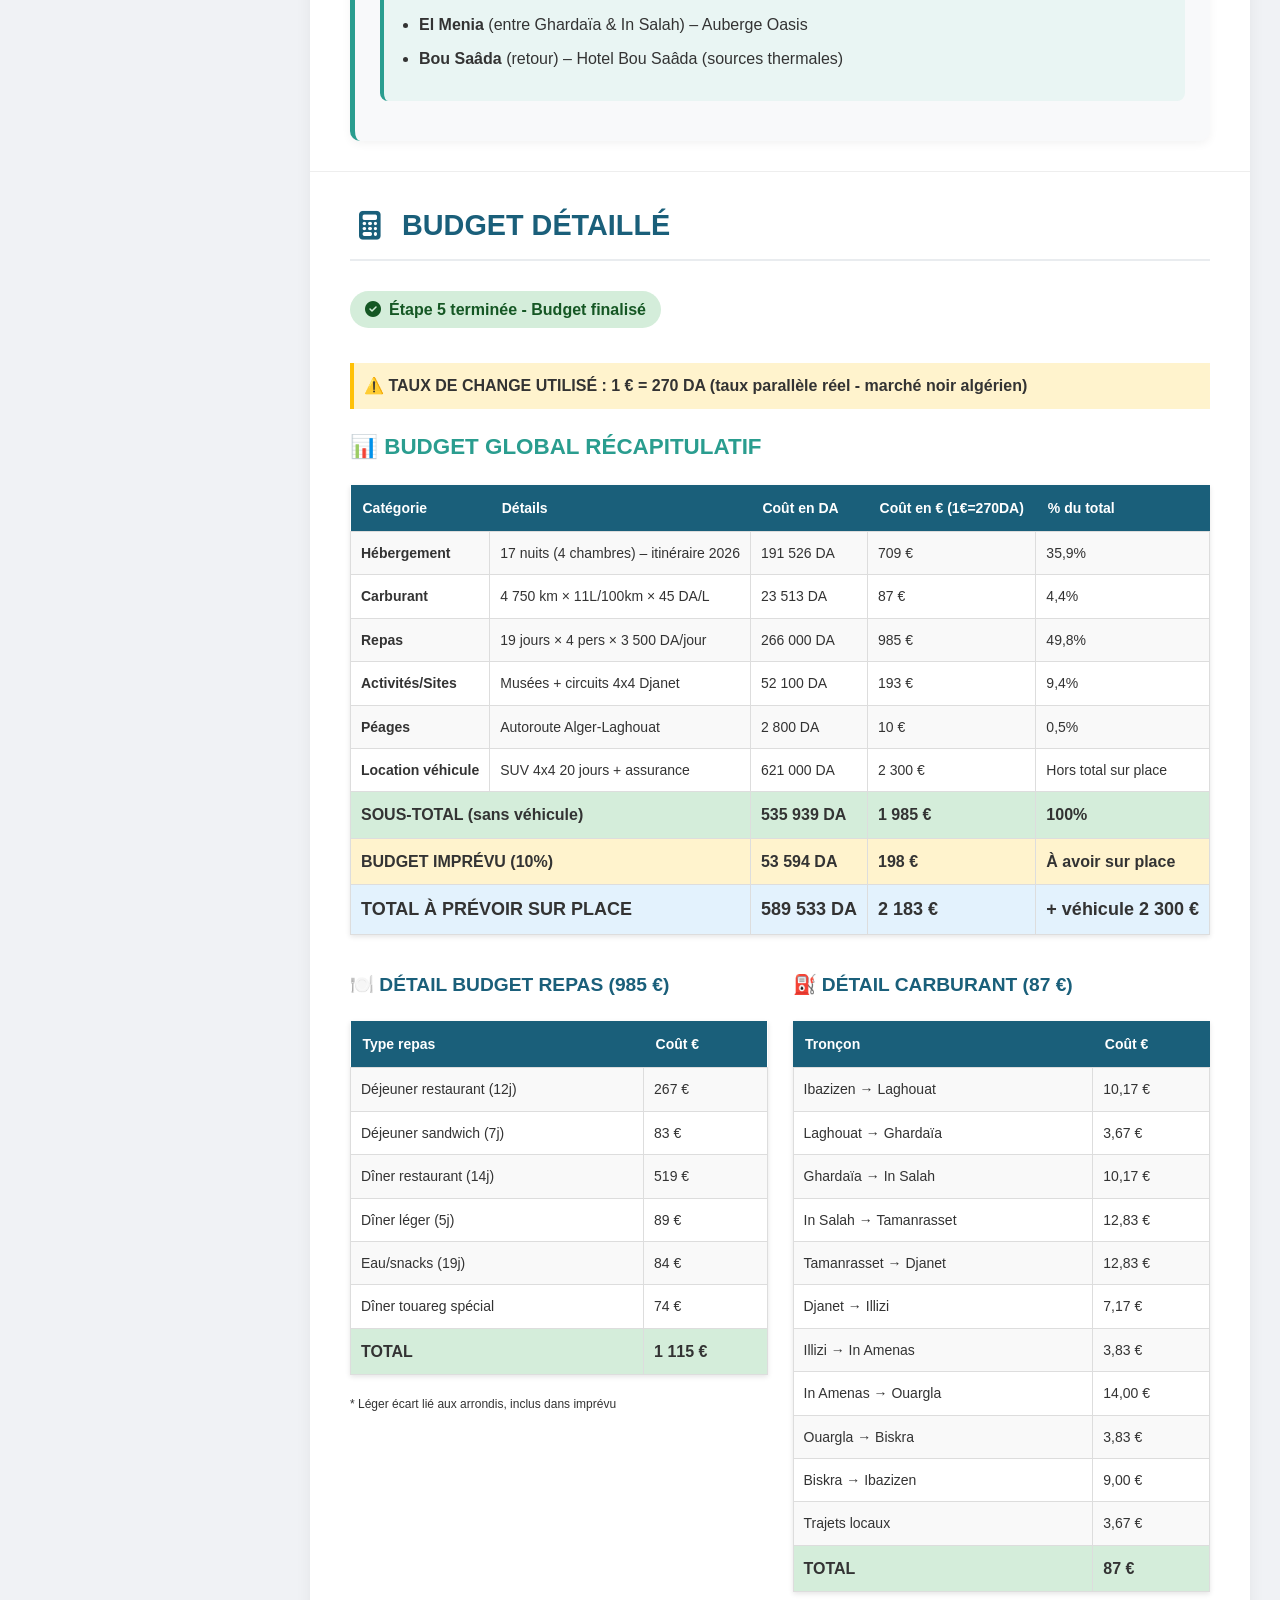
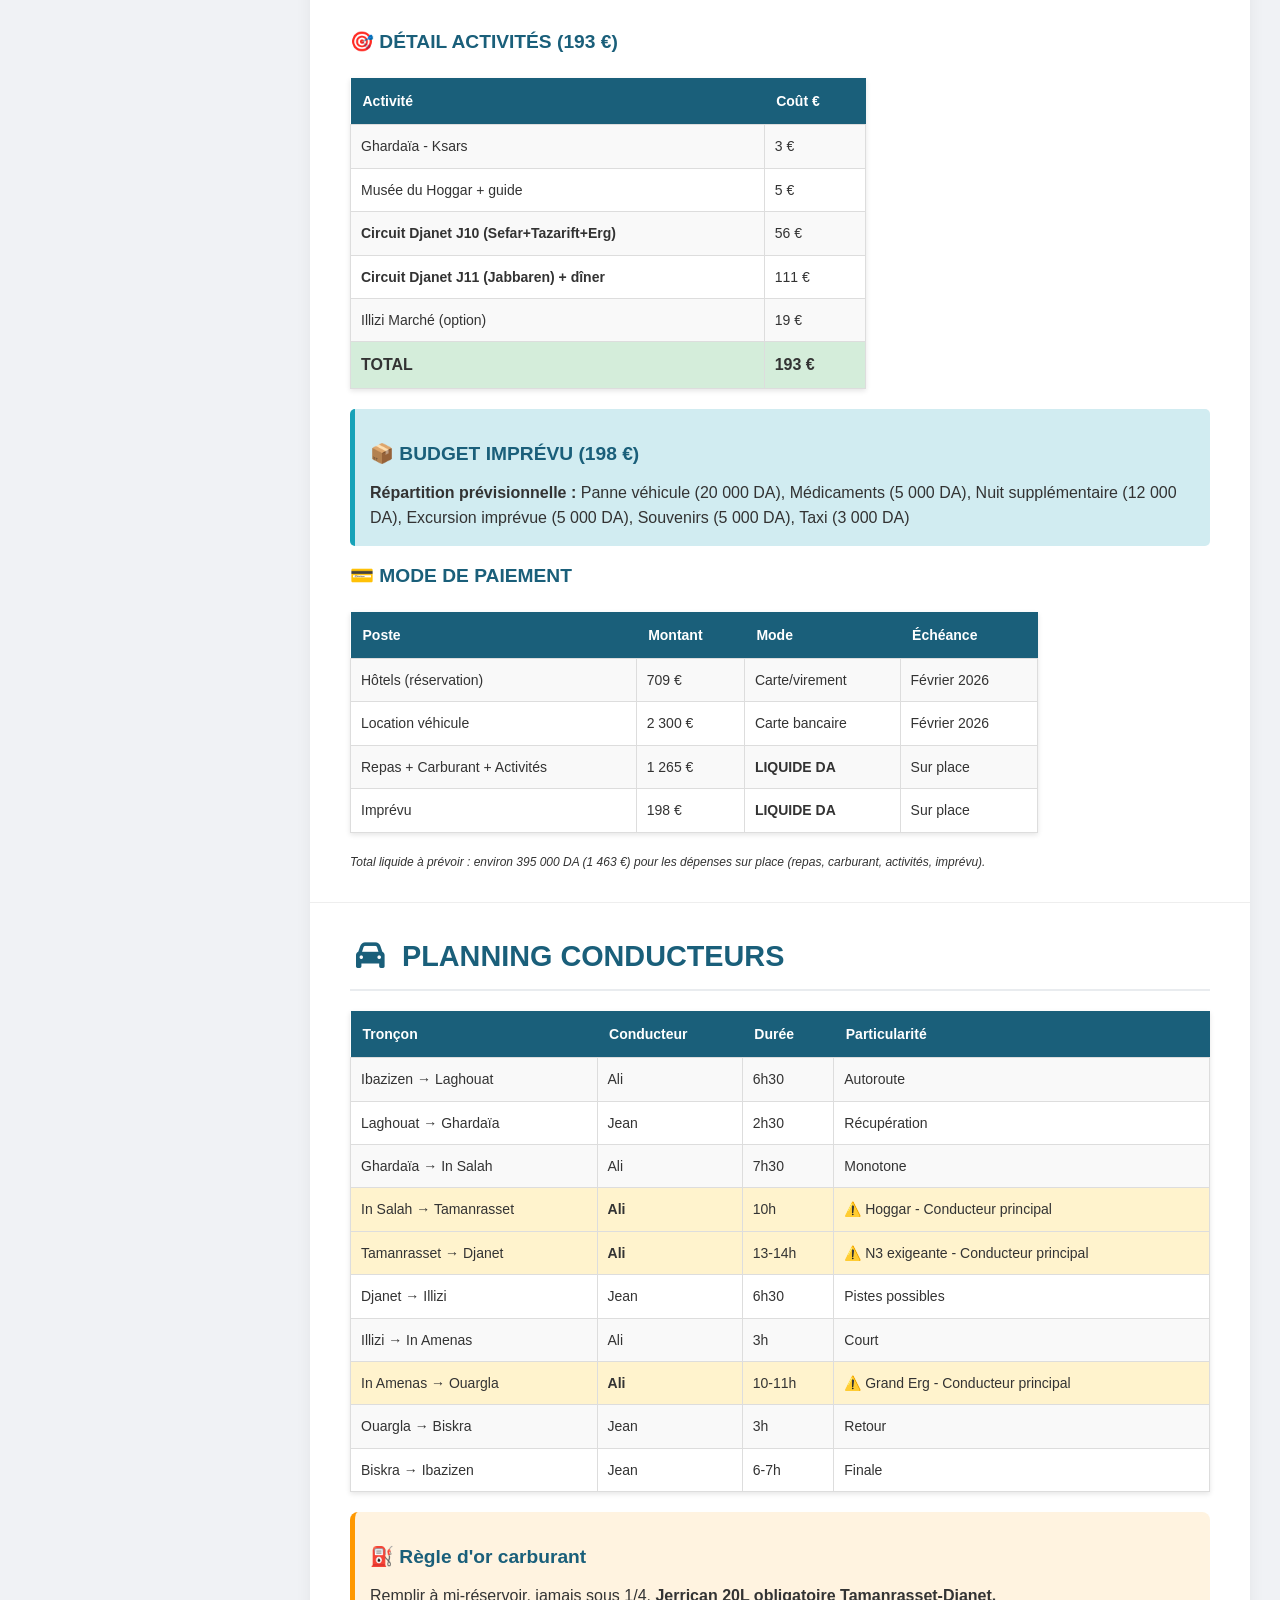
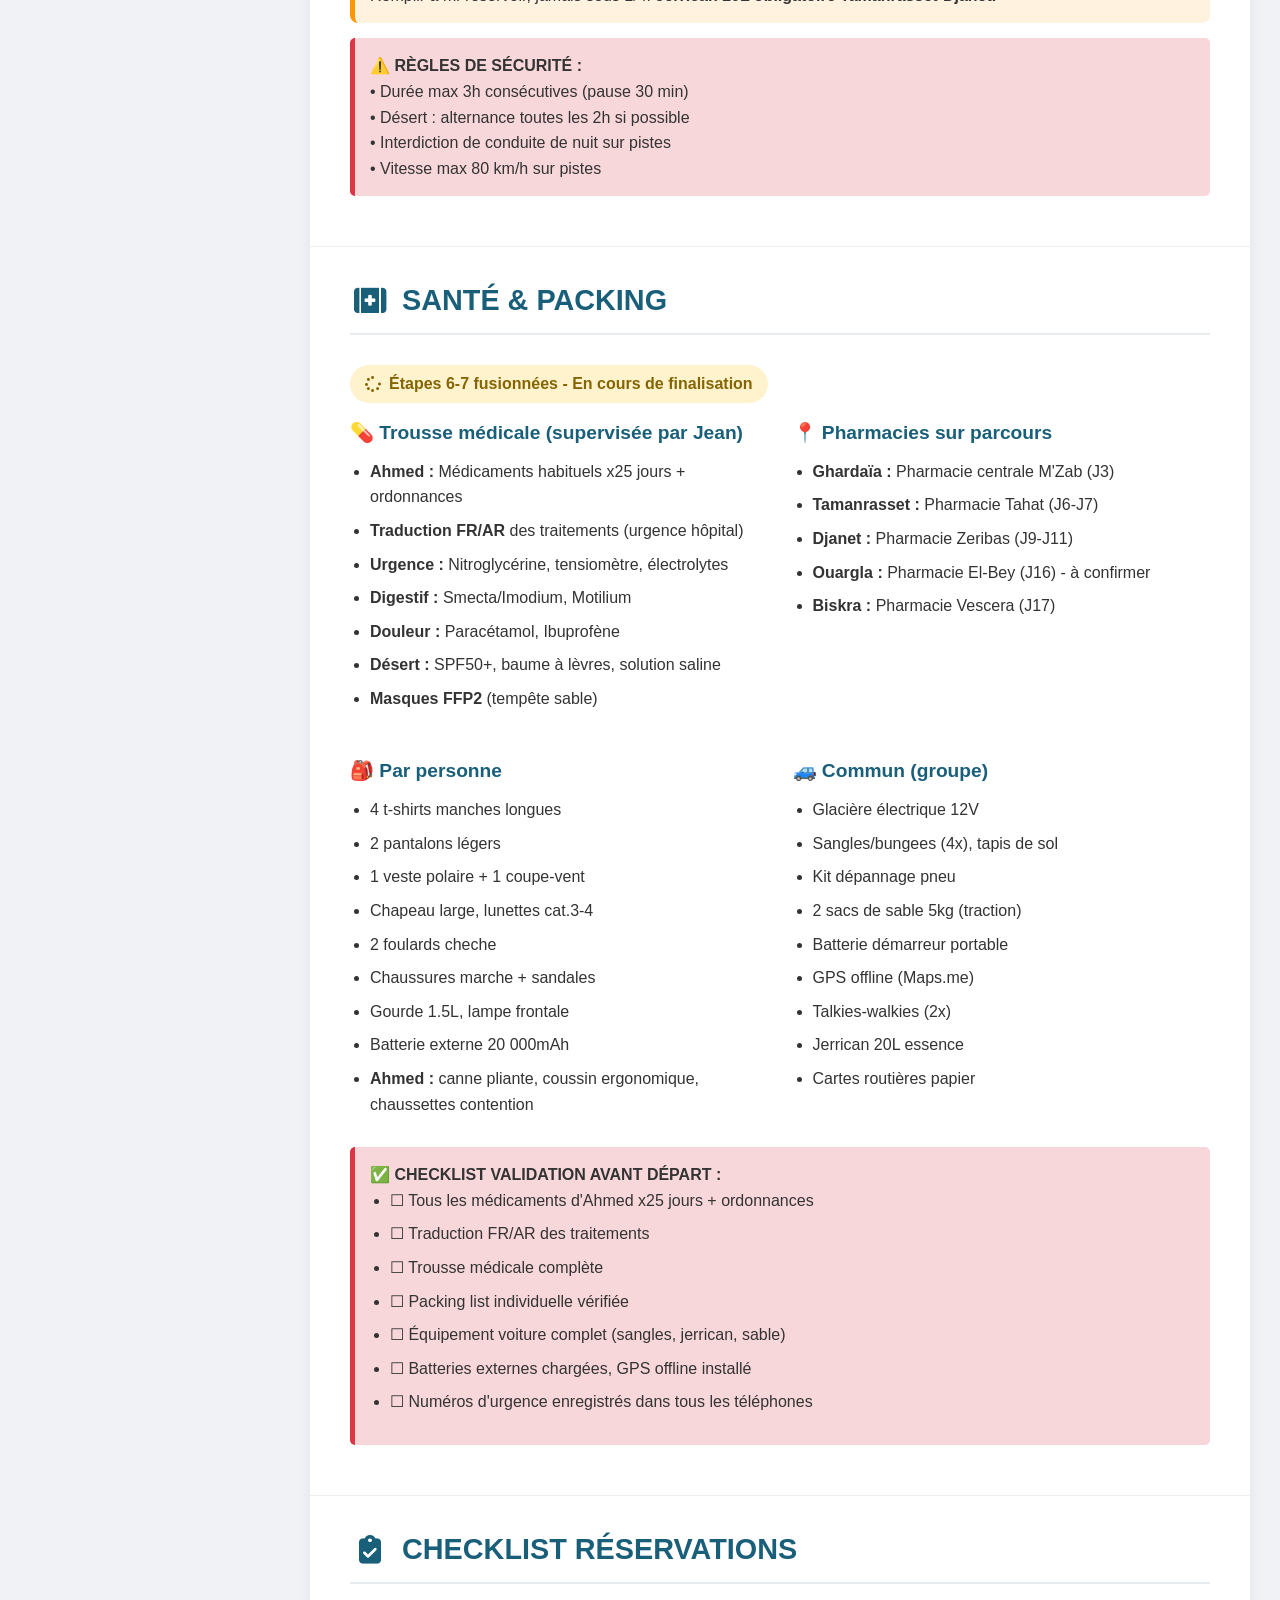
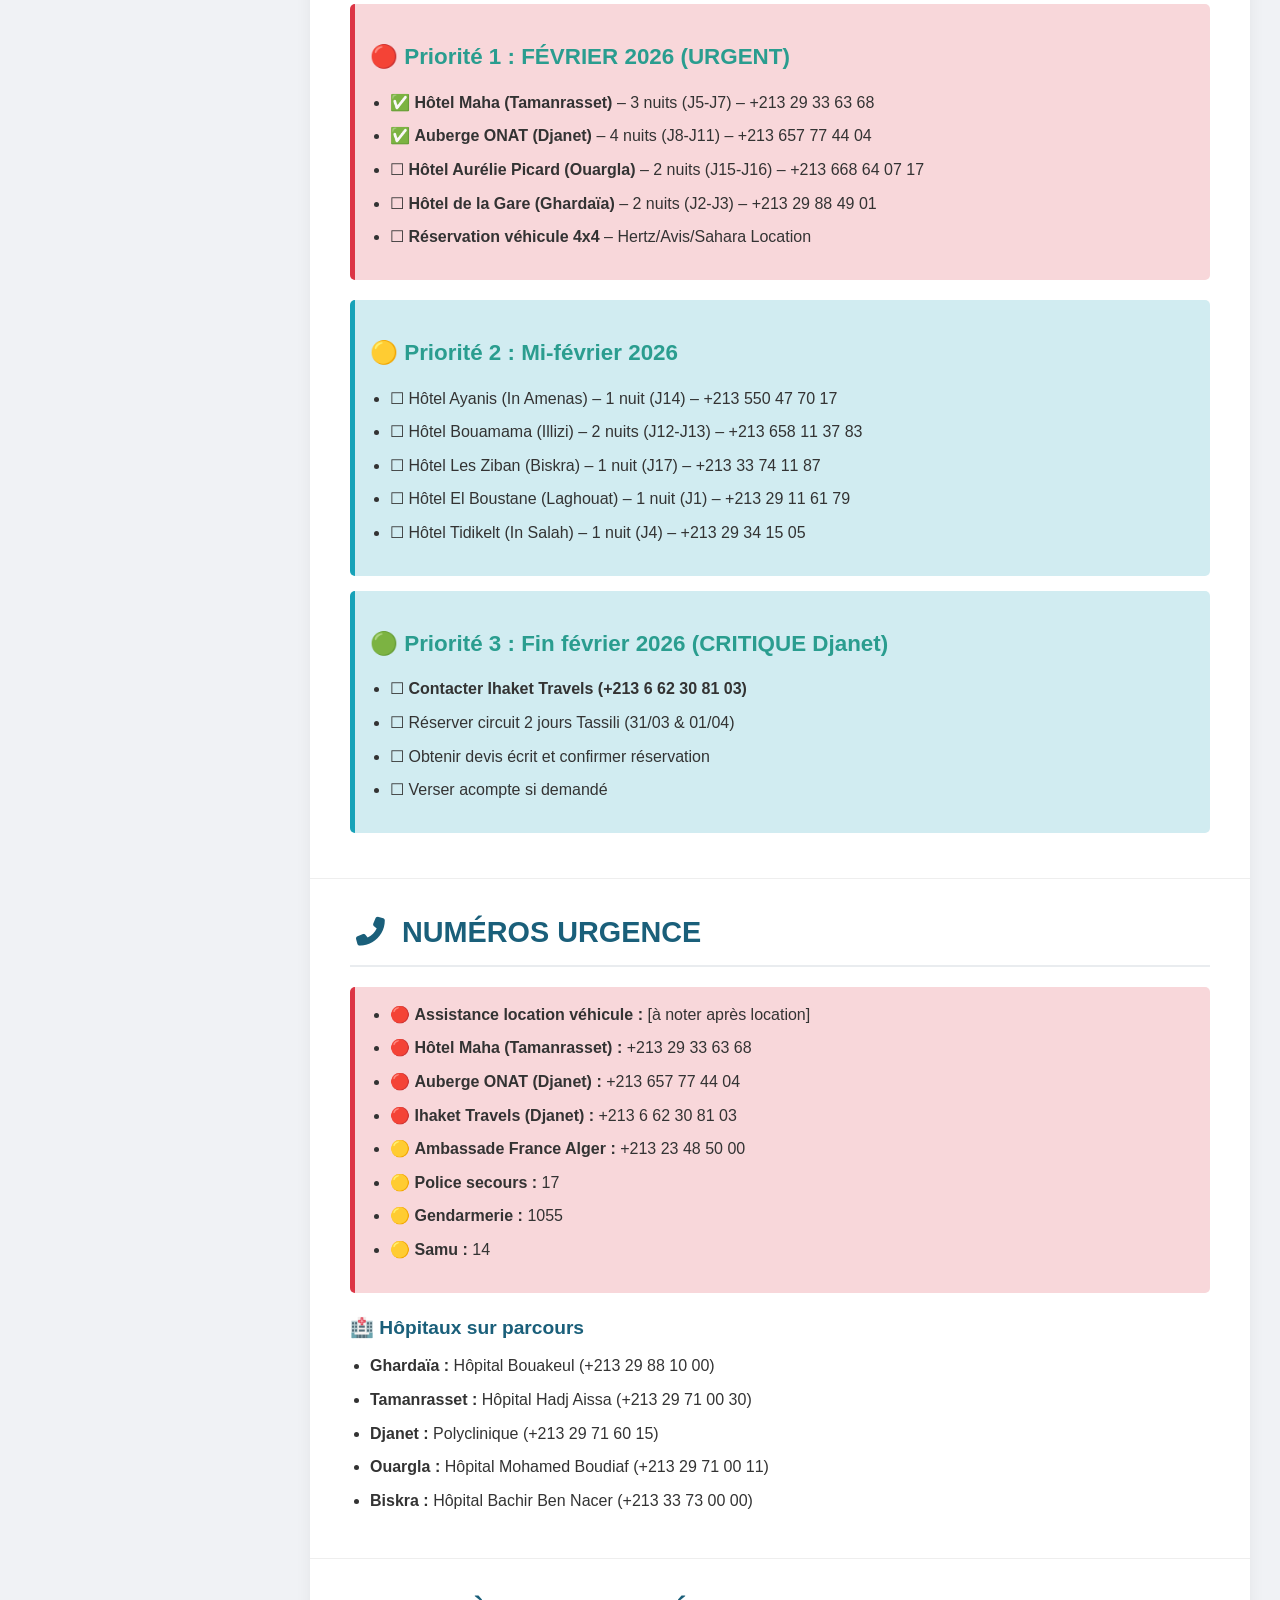
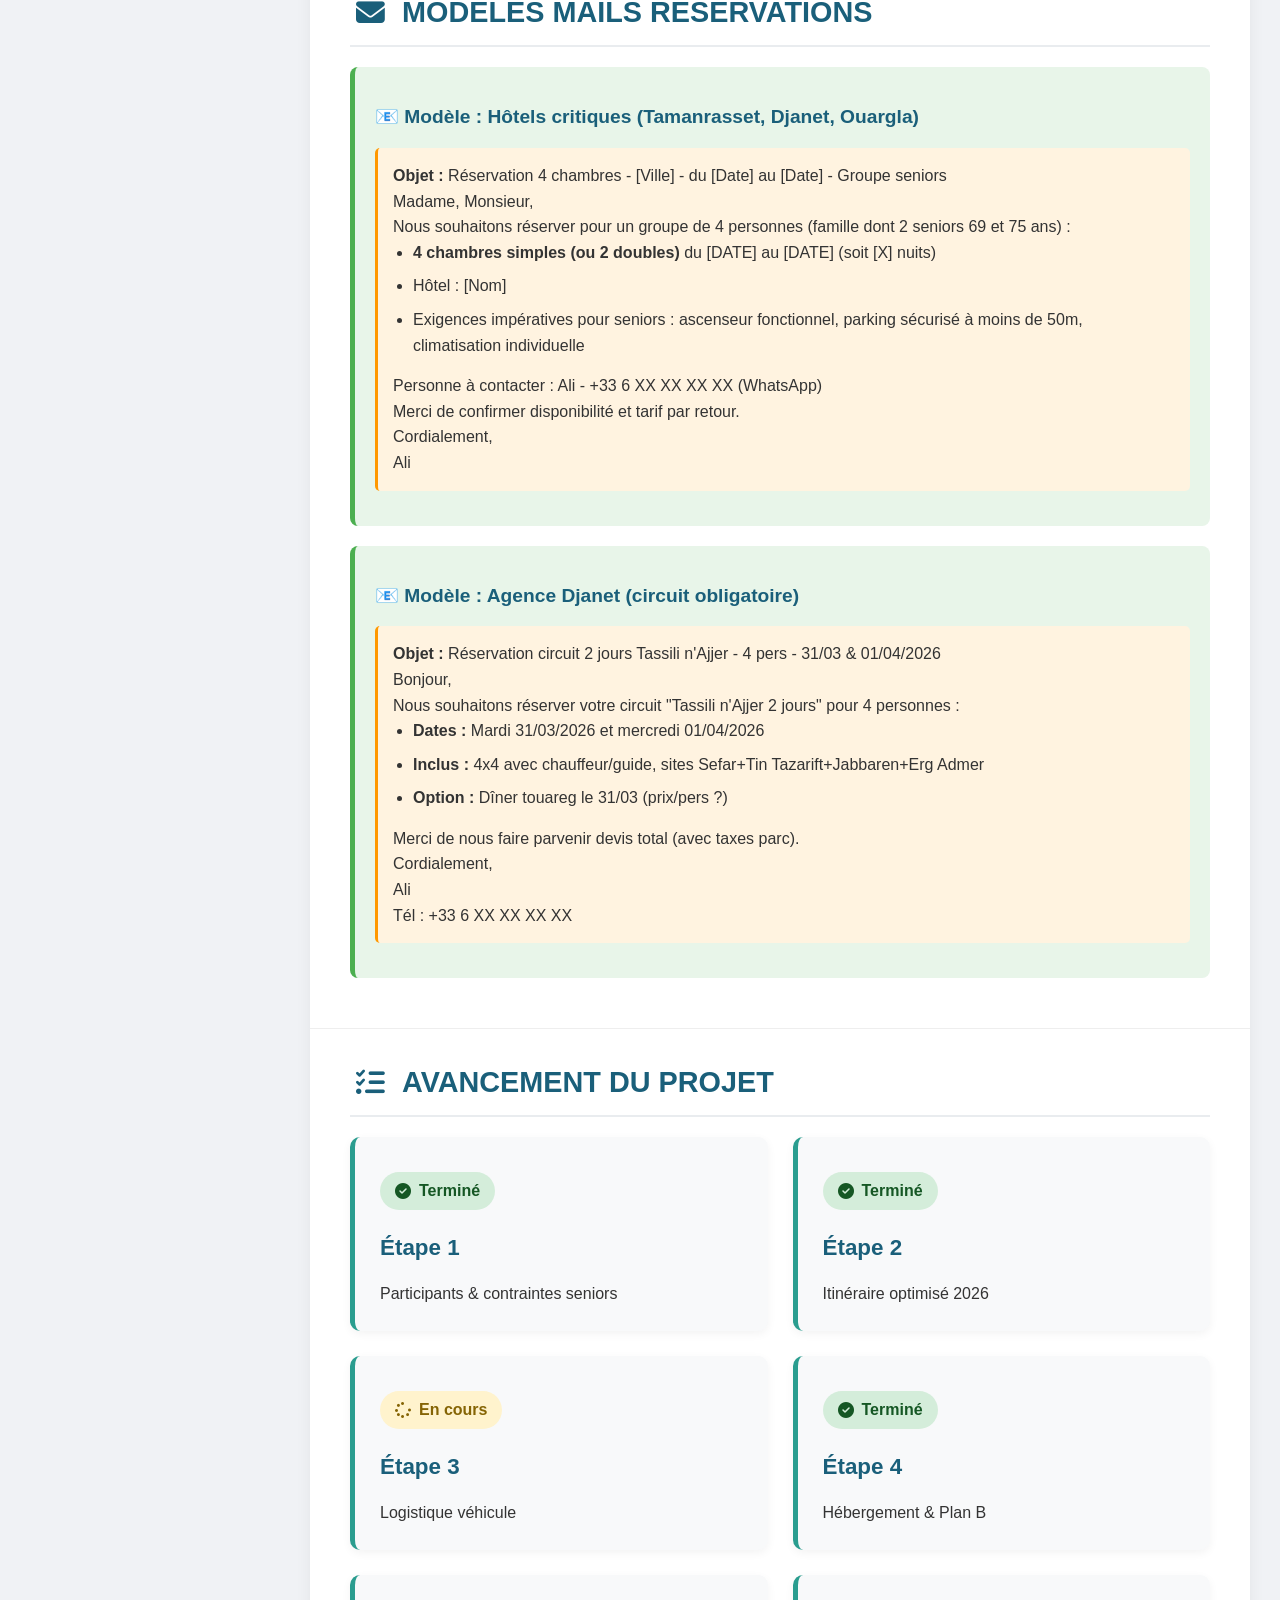
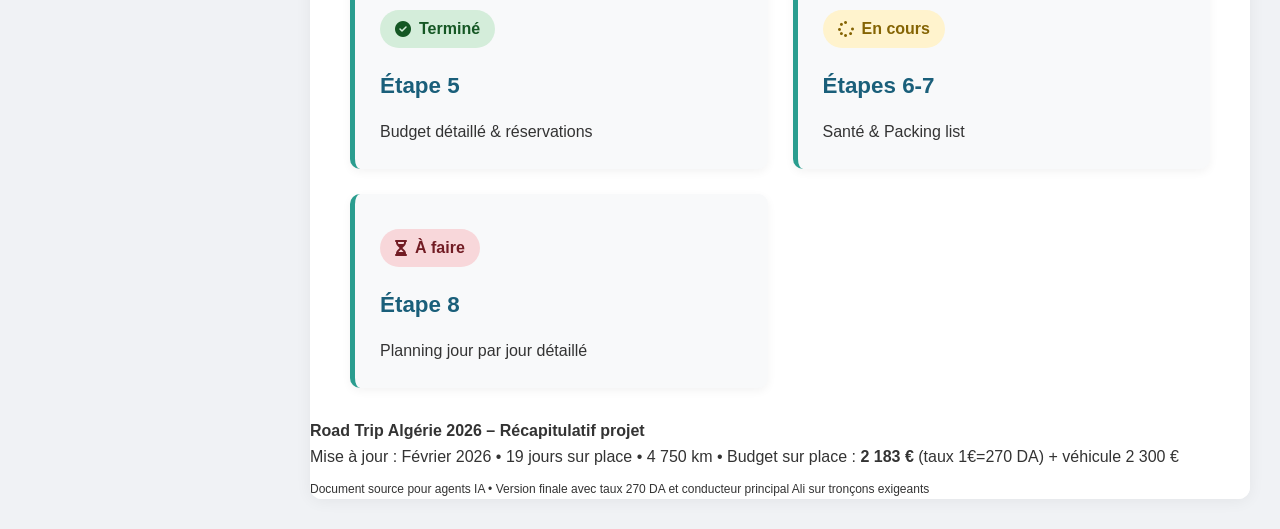
<file: Recapitulatif-Contexte.html>
<!DOCTYPE html>
<html lang="fr">
<head>
    <meta charset="UTF-8">
    <meta name="viewport" content="width=device-width, initial-scale=1.0">
    <title>Récapitulatif Projet - Road Trip Algérie 2026</title>
    <link rel="stylesheet" href="https://cdnjs.cloudflare.com/ajax/libs/font-awesome/6.4.0/css/all.min.css">
    <link rel="stylesheet" href="css/style.css">
</head>
<body>
<div class="site-wrapper"><div class="main-content"><div class="page-container">
    <div class="container recap-content">
        <header>
            <h1><i class="fas fa-clipboard-list"></i> RÉCAPITULATIF PROJET</h1>
            <p class="subtitle">Road Trip Algérie 2026 • 21 mars - 10 avril 2026</p>
        </header>
        
        <!-- ============================================== -->
        <!-- SECTION GROUPE -->
        <!-- ============================================== -->
        <section>
            <h2><i class="fas fa-users"></i> GROUPE</h2>
            <div class="card">
                <h3><i class="fas fa-user-circle"></i> Composition du groupe</h3>
                <ul>
                    <li><strong>👤 Ali</strong> (40 ans, conducteur principal) – Bonne forme physique</li>
                    <li><strong>👤 Jean</strong> (65 ans, médecin, conducteur secondaire) – Bonne forme physique</li>
                    <li><strong>👤 Dahbia</strong> (69 ans, passagère) – Bonne forme physique</li>
                    <li><strong>👤 Ahmed</strong> (75 ans, passager avant) – Max 3-4 km marche, ex-conducteur professionnel Sud</li>
                </ul>
                
                <div class="highlight">
                    <strong>⚠️ Contrainte majeure : Confort maximal pour Ahmed (75 ans)</strong>
                    <div style="margin-top: 10px;">
                        <span class="badge"><i class="fas fa-elevator"></i> Ascenseur obligatoire</span>
                        <span class="badge"><i class="fas fa-parking"></i> Parking < 50m</span>
                        <span class="badge"><i class="fas fa-snowflake"></i> Climatisation</span>
                        <span class="badge"><i class="fas fa-cane"></i> Canne pliante</span>
                    </div>
                </div>
            </div>
        </section>
        
        <!-- ============================================== -->
        <!-- SECTION OBJECTIF -->
        <!-- ============================================== -->
        <section>
            <h2><i class="fas fa-bullseye"></i> OBJECTIF</h2>
            <div class="card">
                <h3>🎯 Voyage "Dernière Chance"</h3>
                <ul>
                    <li>Voyage spécial avec Ahmed (ex-conducteur professionnel dans le Sud)</li>
                    <li>Découverte culturelle et paysages du Sud algérien (Tamanrasset, Djanet)</li>
                    <li><strong>17 nuits d'hébergement</strong> avec critères seniors validés</li>
                    <li>Maximiser le temps dans le Sud : <strong>3 nuits Tamanrasset + 4 nuits Djanet</strong></li>
                </ul>
            </div>
        </section>
        
        <!-- ============================================== -->
        <!-- SECTION ITINÉRAIRE FINAL -->
        <!-- ============================================== -->
        <section>
            <h2><i class="fas fa-route"></i> ITINÉRAIRE FINAL</h2>
            <div class="card">
                <div class="status completed">
                    <i class="fas fa-check-circle"></i> Étape 2 terminée - Itinéraire optimisé
                </div>
                
                <h3>📅 21 mars - 10 avril 2026 (19 jours sur place)</h3>
                <div class="timeline">
                    <div class="timeline-item">
                        <div class="timeline-date">J0 – Samedi 21 mars 2026</div>
                        <div>Départ France</div>
                    </div>
                    <div class="timeline-item">
                        <div class="timeline-date">J20 – Vendredi 10 avril 2026</div>
                        <div>Retour France</div>
                    </div>
                </div>
                
                <div class="grid-2" style="margin-top: 20px;">
                    <div>
                        <h4><i class="fas fa-road"></i> Distance totale</h4>
                        <p><strong>4 750 km</strong></p>
                    </div>
                    <div>
                        <h4><i class="fas fa-moon"></i> Nuits clés</h4>
                        <p><strong>⭐ Tamanrasset : 3 nuits</strong> (J5-J7)</p>
                        <p><strong>⭐ Djanet : 4 nuits</strong> (J8-J11)</p>
                    </div>
                </div>
                
                <div class="highlight">
                    <strong>✅ MODIFICATIONS FINALES 2026 :</strong><br>
                    • <strong>Suppression Hassi Messaoud</strong> → remplacé par <strong>Ouargla (2 nuits)</strong><br>
                    • <strong>Biskra : 1 nuit</strong> (au lieu de 2)<br>
                    • Suppression El Menia et Bou Saâda pour itinéraire plus fluide
                </div>
            </div>
        </section>
        
        <!-- ============================================== -->
        <!-- SECTION VÉHICULE -->
        <!-- ============================================== -->
        <section>
            <h2><i class="fas fa-car"></i> VÉHICULE</h2>
            <div class="card">
                <div class="status in-progress">
                    <i class="fas fa-spinner"></i> Étape 3 en cours (dernières vérifications)
                </div>
                
                <h3>🚙 Configuration 4 personnes</h3>
                <ul>
                    <li><strong>Recommandation :</strong> Location SUV 4x4 5 places (Toyota Land Cruiser Prado / Mitsubishi Pajero Sport)</li>
                    <li><strong>Configuration sièges :</strong> Ali (conducteur) | Ahmed (passager avant) | Dahbia (AR gauche) | Jean (AR droite)</li>
                    <li><strong>Distance :</strong> 4 750 km</li>
                    <li><strong>Budget estimé :</strong> 2 300 € (location + assurance) <em>(taux 1€=270DA)</em></li>
                    <li><strong>Jerrican 20L :</strong> Obligatoire pour Tamanrasset-Djanet</li>
                </ul>
                
                <div class="grid-3">
                    <div><span class="badge badge-ok">✅ 4x4 véritable</span></div>
                    <div><span class="badge badge-ok">✅ Clim bi-zone</span></div>
                    <div><span class="badge badge-ok">✅ Coffre 700L</span></div>
                </div>
            </div>
        </section>
        
        <!-- ============================================== -->
        <!-- SECTION HÉBERGEMENT -->
        <!-- ============================================== -->
        <section>
            <h2><i class="fas fa-hotel"></i> HÉBERGEMENT</h2>
            <div class="card">
                <div class="status completed">
                    <i class="fas fa-check-circle"></i> Étape 4 terminée - 17 nuits confirmées
                </div>
                
                <h3>🏨 9 hôtels vérifiés avec critères seniors</h3>
                
                <table style="font-size: 12px;">
                    <tr>
                        <th>Ville</th>
                        <th>Hôtel</th>
                        <th>Nuits</th>
                        <th>Contact</th>
                        <th>Prix (4 ch)</th>
                    </tr>
                    <tr><td>Laghouat</td><td>El Boustane</td><td>1</td><td>+213 29 11 61 79</td><td>4 600 DA</td></tr>
                    <tr><td>Ghardaïa</td><td>Hôtel de la Gare</td><td>2</td><td>+213 29 88 49 01</td><td>8 000 DA</td></tr>
                    <tr><td>In Salah</td><td>Tidikelt</td><td>1</td><td>+213 29 34 15 05</td><td>21 926 DA</td></tr>
                    <tr><td>Tamanrasset</td><td>Maha ✅</td><td>3</td><td>+213 29 33 63 68</td><td>11 000 DA</td></tr>
                    <tr><td>Djanet</td><td>Auberge ONAT ✅</td><td>4</td><td>+213 657 77 44 04</td><td>10 900 DA</td></tr>
                    <tr><td>Illizi</td><td>Bouamama</td><td>2</td><td>+213 658 11 37 83</td><td>14 000 DA</td></tr>
                    <tr><td>In Amenas</td><td>Ayanis</td><td>1</td><td>+213 550 47 70 17</td><td>15 000 DA</td></tr>
                    <tr><td>Ouargla</td><td>Aurélie Picard</td><td>2</td><td>+213 668 64 07 17</td><td>11 000 DA</td></tr>
                    <tr><td>Biskra</td><td>Les Ziban</td><td>1</td><td>+213 33 74 11 87</td><td>7 400 DA</td></tr>
                    <tr class="total-row"><td colspan="4"><strong>TOTAL HÉBERGEMENT (17 nuits)</strong></td><td><strong>191 526 DA</strong></td></tr>
                </table>
                
                <div class="highlight" style="margin-top: 15px;">
                    <h4>🔄 Villes optionnelles Plan B</h4>
                    <ul>
                        <li><strong>Djelfa</strong> (mi-parcours J1) – Hotel Djelfa</li>
                        <li><strong>El Menia</strong> (entre Ghardaïa & In Salah) – Auberge Oasis</li>
                        <li><strong>Bou Saâda</strong> (retour) – Hotel Bou Saâda (sources thermales)</li>
                    </ul>
                </div>
            </div>
        </section>
        
        <!-- ============================================== -->
        <!-- SECTION BUDGET DÉTAILLÉ (TAUX 270 DA) -->
        <!-- ============================================== -->
        <section>
            <h2><i class="fas fa-calculator"></i> BUDGET DÉTAILLÉ</h2>
            
            <div class="status completed" style="margin-bottom: 20px;">
                <i class="fas fa-check-circle"></i> Étape 5 terminée - Budget finalisé
            </div>
            
            <div class="taux-info">
                <strong>⚠️ TAUX DE CHANGE UTILISÉ : 1 € = 270 DA</strong> (taux parallèle réel - marché noir algérien)
            </div>
            
            <h3>📊 BUDGET GLOBAL RÉCAPITULATIF</h3>
            <table>
                <tr>
                    <th>Catégorie</th>
                    <th>Détails</th>
                    <th>Coût en DA</th>
                    <th>Coût en € (1€=270DA)</th>
                    <th>% du total</th>
                </tr>
                <tr>
                    <td><strong>Hébergement</strong></td>
                    <td>17 nuits (4 chambres) – itinéraire 2026</td>
                    <td>191 526 DA</td>
                    <td>709 €</td>
                    <td>35,9%</td>
                </tr>
                <tr>
                    <td><strong>Carburant</strong></td>
                    <td>4 750 km × 11L/100km × 45 DA/L</td>
                    <td>23 513 DA</td>
                    <td>87 €</td>
                    <td>4,4%</td>
                </tr>
                <tr>
                    <td><strong>Repas</strong></td>
                    <td>19 jours × 4 pers × 3 500 DA/jour</td>
                    <td>266 000 DA</td>
                    <td>985 €</td>
                    <td>49,8%</td>
                </tr>
                <tr>
                    <td><strong>Activités/Sites</strong></td>
                    <td>Musées + circuits 4x4 Djanet</td>
                    <td>52 100 DA</td>
                    <td>193 €</td>
                    <td>9,4%</td>
                </tr>
                <tr>
                    <td><strong>Péages</strong></td>
                    <td>Autoroute Alger-Laghouat</td>
                    <td>2 800 DA</td>
                    <td>10 €</td>
                    <td>0,5%</td>
                </tr>
                <tr>
                    <td><strong>Location véhicule</strong></td>
                    <td>SUV 4x4 20 jours + assurance</td>
                    <td>621 000 DA</td>
                    <td>2 300 €</td>
                    <td>Hors total sur place</td>
                </tr>
                <tr class="total-row">
                    <td colspan="2"><strong>SOUS-TOTAL (sans véhicule)</strong></td>
                    <td><strong>535 939 DA</strong></td>
                    <td><strong>1 985 €</strong></td>
                    <td><strong>100%</strong></td>
                </tr>
                <tr class="imprevu-row">
                    <td colspan="2"><strong>BUDGET IMPRÉVU (10%)</strong></td>
                    <td><strong>53 594 DA</strong></td>
                    <td><strong>198 €</strong></td>
                    <td><strong>À avoir sur place</strong></td>
                </tr>
                <tr style="background:#e3f2fd; font-weight:bold; font-size:18px;">
                    <td colspan="2"><strong>TOTAL À PRÉVOIR SUR PLACE</strong></td>
                    <td><strong>589 533 DA</strong></td>
                    <td><strong>2 183 €</strong></td>
                    <td><strong>+ véhicule 2 300 €</strong></td>
                </tr>
            </table>
            
            <div class="grid-2">
                <div>
                    <h4>🍽️ DÉTAIL BUDGET REPAS (985 €)</h4>
                    <table>
                        <tr><th>Type repas</th><th>Coût €</th></tr>
                        <tr><td>Déjeuner restaurant (12j)</td><td>267 €</td></tr>
                        <tr><td>Déjeuner sandwich (7j)</td><td>83 €</td></tr>
                        <tr><td>Dîner restaurant (14j)</td><td>519 €</td></tr>
                        <tr><td>Dîner léger (5j)</td><td>89 €</td></tr>
                        <tr><td>Eau/snacks (19j)</td><td>84 €</td></tr>
                        <tr><td>Dîner touareg spécial</td><td>74 €</td></tr>
                        <tr class="total-row"><td><strong>TOTAL</strong></td><td><strong>1 115 €</strong></td></tr>
                    </table>
                    <p style="font-size:12px;">* Léger écart lié aux arrondis, inclus dans imprévu</p>
                </div>
                
                <div>
                    <h4>⛽ DÉTAIL CARBURANT (87 €)</h4>
                    <table>
                        <tr><th>Tronçon</th><th>Coût €</th></tr>
                        <tr><td>Ibazizen → Laghouat</td><td>10,17 €</td></tr>
                        <tr><td>Laghouat → Ghardaïa</td><td>3,67 €</td></tr>
                        <tr><td>Ghardaïa → In Salah</td><td>10,17 €</td></tr>
                        <tr><td>In Salah → Tamanrasset</td><td>12,83 €</td></tr>
                        <tr><td>Tamanrasset → Djanet</td><td>12,83 €</td></tr>
                        <tr><td>Djanet → Illizi</td><td>7,17 €</td></tr>
                        <tr><td>Illizi → In Amenas</td><td>3,83 €</td></tr>
                        <tr><td>In Amenas → Ouargla</td><td>14,00 €</td></tr>
                        <tr><td>Ouargla → Biskra</td><td>3,83 €</td></tr>
                        <tr><td>Biskra → Ibazizen</td><td>9,00 €</td></tr>
                        <tr><td>Trajets locaux</td><td>3,67 €</td></tr>
                        <tr class="total-row"><td><strong>TOTAL</strong></td><td><strong>87 €</strong></td></tr>
                    </table>
                </div>
            </div>
            
            <h4>🎯 DÉTAIL ACTIVITÉS (193 €)</h4>
            <table style="width: 60%;">
                <tr><th>Activité</th><th>Coût €</th></tr>
                <tr><td>Ghardaïa - Ksars</td><td>3 €</td></tr>
                <tr><td>Musée du Hoggar + guide</td><td>5 €</td></tr>
                <tr><td><strong>Circuit Djanet J10 (Sefar+Tazarift+Erg)</strong></td><td>56 €</td></tr>
                <tr><td><strong>Circuit Djanet J11 (Jabbaren) + dîner</strong></td><td>111 €</td></tr>
                <tr><td>Illizi Marché (option)</td><td>19 €</td></tr>
                <tr class="total-row"><td><strong>TOTAL</strong></td><td><strong>193 €</strong></td></tr>
            </table>
            
            <div class="info-box">
                <h4>📦 BUDGET IMPRÉVU (198 €)</h4>
                <p><strong>Répartition prévisionnelle :</strong> Panne véhicule (20 000 DA), Médicaments (5 000 DA), Nuit supplémentaire (12 000 DA), Excursion imprévue (5 000 DA), Souvenirs (5 000 DA), Taxi (3 000 DA)</p>
            </div>
            
            <h4>💳 MODE DE PAIEMENT</h4>
            <table style="width: 80%;">
                <tr><th>Poste</th><th>Montant</th><th>Mode</th><th>Échéance</th></tr>
                <tr><td>Hôtels (réservation)</td><td>709 €</td><td>Carte/virement</td><td>Février 2026</td></tr>
                <tr><td>Location véhicule</td><td>2 300 €</td><td>Carte bancaire</td><td>Février 2026</td></tr>
                <tr><td>Repas + Carburant + Activités</td><td>1 265 €</td><td><strong>LIQUIDE DA</strong></td><td>Sur place</td></tr>
                <tr><td>Imprévu</td><td>198 €</td><td><strong>LIQUIDE DA</strong></td><td>Sur place</td></tr>
            </table>
            
            <p style="font-size:12px; margin-top:10px;"><em>Total liquide à prévoir : environ 395 000 DA (1 463 €) pour les dépenses sur place (repas, carburant, activités, imprévu).</em></p>
        </section>
        
        <!-- ============================================== -->
        <!-- SECTION PLANNING CONDUCTEURS (CORRIGÉ) -->
        <!-- ============================================== -->
        <section>
            <h2><i class="fas fa-car"></i> PLANNING CONDUCTEURS</h2>
            
            <table>
                <tr><th>Tronçon</th><th>Conducteur</th><th>Durée</th><th>Particularité</th></tr>
                <tr><td>Ibazizen → Laghouat</td><td>Ali</td><td>6h30</td><td>Autoroute</td></tr>
                <tr><td>Laghouat → Ghardaïa</td><td>Jean</td><td>2h30</td><td>Récupération</td></tr>
                <tr><td>Ghardaïa → In Salah</td><td>Ali</td><td>7h30</td><td>Monotone</td></tr>
                <tr style="background:#fff3cd;"><td>In Salah → Tamanrasset</td><td><strong>Ali</strong></td><td>10h</td><td>⚠️ Hoggar - Conducteur principal</td></tr>
                <tr style="background:#fff3cd;"><td>Tamanrasset → Djanet</td><td><strong>Ali</strong></td><td>13-14h</td><td>⚠️ N3 exigeante - Conducteur principal</td></tr>
                <tr><td>Djanet → Illizi</td><td>Jean</td><td>6h30</td><td>Pistes possibles</td></tr>
                <tr><td>Illizi → In Amenas</td><td>Ali</td><td>3h</td><td>Court</td></tr>
                <tr style="background:#fff3cd;"><td>In Amenas → Ouargla</td><td><strong>Ali</strong></td><td>10-11h</td><td>⚠️ Grand Erg - Conducteur principal</td></tr>
                <tr><td>Ouargla → Biskra</td><td>Jean</td><td>3h</td><td>Retour</td></tr>
                <tr><td>Biskra → Ibazizen</td><td>Jean</td><td>6-7h</td><td>Finale</td></tr>
            </table>
            
            <div class="rule-box" style="background:#fff3e0; padding:15px; border-left:5px solid #ff9800; margin-top:15px;">
                <h4>⛽ Règle d'or carburant</h4>
                <p>Remplir à mi-réservoir, jamais sous 1/4. <strong>Jerrican 20L obligatoire Tamanrasset-Djanet.</strong></p>
            </div>
            
            <div class="important" style="margin-top:15px;">
                <strong>⚠️ RÈGLES DE SÉCURITÉ :</strong><br>
                • Durée max 3h consécutives (pause 30 min)<br>
                • Désert : alternance toutes les 2h si possible<br>
                • Interdiction de conduite de nuit sur pistes<br>
                • Vitesse max 80 km/h sur pistes
            </div>
        </section>
        
        <!-- ============================================== -->
        <!-- SECTION SANTÉ & PACKING (Étapes 6-7) -->
        <!-- ============================================== -->
        <section>
            <h2><i class="fas fa-kit-medical"></i> SANTÉ & PACKING</h2>
            
            <div class="status in-progress">
                <i class="fas fa-spinner"></i> Étapes 6-7 fusionnées - En cours de finalisation
            </div>
            
            <div class="grid-2">
                <div>
                    <h4>💊 Trousse médicale (supervisée par Jean)</h4>
                    <ul>
                        <li><strong>Ahmed :</strong> Médicaments habituels x25 jours + ordonnances</li>
                        <li><strong>Traduction FR/AR</strong> des traitements (urgence hôpital)</li>
                        <li><strong>Urgence :</strong> Nitroglycérine, tensiomètre, électrolytes</li>
                        <li><strong>Digestif :</strong> Smecta/Imodium, Motilium</li>
                        <li><strong>Douleur :</strong> Paracétamol, Ibuprofène</li>
                        <li><strong>Désert :</strong> SPF50+, baume à lèvres, solution saline</li>
                        <li><strong>Masques FFP2</strong> (tempête sable)</li>
                    </ul>
                </div>
                
                <div>
                    <h4>📍 Pharmacies sur parcours</h4>
                    <ul>
                        <li><strong>Ghardaïa :</strong> Pharmacie centrale M'Zab (J3)</li>
                        <li><strong>Tamanrasset :</strong> Pharmacie Tahat (J6-J7)</li>
                        <li><strong>Djanet :</strong> Pharmacie Zeribas (J9-J11)</li>
                        <li><strong>Ouargla :</strong> Pharmacie El-Bey (J16) - à confirmer</li>
                        <li><strong>Biskra :</strong> Pharmacie Vescera (J17)</li>
                    </ul>
                </div>
            </div>
            
            <div class="grid-2" style="margin-top: 15px;">
                <div>
                    <h4>🎒 Par personne</h4>
                    <ul>
                        <li>4 t-shirts manches longues</li>
                        <li>2 pantalons légers</li>
                        <li>1 veste polaire + 1 coupe-vent</li>
                        <li>Chapeau large, lunettes cat.3-4</li>
                        <li>2 foulards cheche</li>
                        <li>Chaussures marche + sandales</li>
                        <li>Gourde 1.5L, lampe frontale</li>
                        <li>Batterie externe 20 000mAh</li>
                        <li><strong>Ahmed :</strong> canne pliante, coussin ergonomique, chaussettes contention</li>
                    </ul>
                </div>
                
                <div>
                    <h4>🚙 Commun (groupe)</h4>
                    <ul>
                        <li>Glacière électrique 12V</li>
                        <li>Sangles/bungees (4x), tapis de sol</li>
                        <li>Kit dépannage pneu</li>
                        <li>2 sacs de sable 5kg (traction)</li>
                        <li>Batterie démarreur portable</li>
                        <li>GPS offline (Maps.me)</li>
                        <li>Talkies-walkies (2x)</li>
                        <li>Jerrican 20L essence</li>
                        <li>Cartes routières papier</li>
                    </ul>
                </div>
            </div>
            
            <div class="important" style="margin-top:15px;">
                <strong>✅ CHECKLIST VALIDATION AVANT DÉPART :</strong>
                <ul>
                    <li>☐ Tous les médicaments d'Ahmed x25 jours + ordonnances</li>
                    <li>☐ Traduction FR/AR des traitements</li>
                    <li>☐ Trousse médicale complète</li>
                    <li>☐ Packing list individuelle vérifiée</li>
                    <li>☐ Équipement voiture complet (sangles, jerrican, sable)</li>
                    <li>☐ Batteries externes chargées, GPS offline installé</li>
                    <li>☐ Numéros d'urgence enregistrés dans tous les téléphones</li>
                </ul>
            </div>
        </section>
        
        <!-- ============================================== -->
        <!-- SECTION CHECKLIST RÉSERVATIONS -->
        <!-- ============================================== -->
        <section>
            <h2><i class="fas fa-clipboard-check"></i> CHECKLIST RÉSERVATIONS</h2>
            
            <div class="important">
                <h3>🔴 Priorité 1 : FÉVRIER 2026 (URGENT)</h3>
                <ul>
                    <li>✅ <strong>Hôtel Maha (Tamanrasset)</strong> – 3 nuits (J5-J7) – +213 29 33 63 68</li>
                    <li>✅ <strong>Auberge ONAT (Djanet)</strong> – 4 nuits (J8-J11) – +213 657 77 44 04</li>
                    <li>☐ <strong>Hôtel Aurélie Picard (Ouargla)</strong> – 2 nuits (J15-J16) – +213 668 64 07 17</li>
                    <li>☐ <strong>Hôtel de la Gare (Ghardaïa)</strong> – 2 nuits (J2-J3) – +213 29 88 49 01</li>
                    <li>☐ <strong>Réservation véhicule 4x4</strong> – Hertz/Avis/Sahara Location</li>
                </ul>
            </div>
            
            <div class="info-box">
                <h3>🟡 Priorité 2 : Mi-février 2026</h3>
                <ul>
                    <li>☐ Hôtel Ayanis (In Amenas) – 1 nuit (J14) – +213 550 47 70 17</li>
                    <li>☐ Hôtel Bouamama (Illizi) – 2 nuits (J12-J13) – +213 658 11 37 83</li>
                    <li>☐ Hôtel Les Ziban (Biskra) – 1 nuit (J17) – +213 33 74 11 87</li>
                    <li>☐ Hôtel El Boustane (Laghouat) – 1 nuit (J1) – +213 29 11 61 79</li>
                    <li>☐ Hôtel Tidikelt (In Salah) – 1 nuit (J4) – +213 29 34 15 05</li>
                </ul>
            </div>
            
            <div class="info-box">
                <h3>🟢 Priorité 3 : Fin février 2026 (CRITIQUE Djanet)</h3>
                <ul>
                    <li>☐ <strong>Contacter Ihaket Travels (+213 6 62 30 81 03)</strong></li>
                    <li>☐ Réserver circuit 2 jours Tassili (31/03 & 01/04)</li>
                    <li>☐ Obtenir devis écrit et confirmer réservation</li>
                    <li>☐ Verser acompte si demandé</li>
                </ul>
            </div>
        </section>
        
        <!-- ============================================== -->
        <!-- SECTION NUMÉROS URGENCE -->
        <!-- ============================================== -->
        <section>
            <h2><i class="fas fa-phone-alt"></i> NUMÉROS URGENCE</h2>
            <div class="important">
                <ul>
                    <li>🔴 <strong>Assistance location véhicule :</strong> [à noter après location]</li>
                    <li>🔴 <strong>Hôtel Maha (Tamanrasset) :</strong> +213 29 33 63 68</li>
                    <li>🔴 <strong>Auberge ONAT (Djanet) :</strong> +213 657 77 44 04</li>
                    <li>🔴 <strong>Ihaket Travels (Djanet) :</strong> +213 6 62 30 81 03</li>
                    <li>🟡 <strong>Ambassade France Alger :</strong> +213 23 48 50 00</li>
                    <li>🟡 <strong>Police secours :</strong> 17</li>
                    <li>🟡 <strong>Gendarmerie :</strong> 1055</li>
                    <li>🟡 <strong>Samu :</strong> 14</li>
                </ul>
            </div>
            
            <div style="margin-top:15px;">
                <h4>🏥 Hôpitaux sur parcours</h4>
                <ul>
                    <li><strong>Ghardaïa :</strong> Hôpital Bouakeul (+213 29 88 10 00)</li>
                    <li><strong>Tamanrasset :</strong> Hôpital Hadj Aissa (+213 29 71 00 30)</li>
                    <li><strong>Djanet :</strong> Polyclinique (+213 29 71 60 15)</li>
                    <li><strong>Ouargla :</strong> Hôpital Mohamed Boudiaf (+213 29 71 00 11)</li>
                    <li><strong>Biskra :</strong> Hôpital Bachir Ben Nacer (+213 33 73 00 00)</li>
                </ul>
            </div>
        </section>
        
        <!-- ============================================== -->
        <!-- SECTION MODÈLES MAILS -->
        <!-- ============================================== -->
        <section>
            <h2><i class="fas fa-envelope"></i> MODÈLES MAILS RÉSERVATIONS</h2>
            
            <div class="email-box">
                <h4>📧 Modèle : Hôtels critiques (Tamanrasset, Djanet, Ouargla)</h4>
                <div class="courrier-box">
                    <p><strong>Objet :</strong> Réservation 4 chambres - [Ville] - du [Date] au [Date] - Groupe seniors</p>
                    <p>Madame, Monsieur,</p>
                    <p>Nous souhaitons réserver pour un groupe de 4 personnes (famille dont 2 seniors 69 et 75 ans) :</p>
                    <ul>
                        <li><strong>4 chambres simples (ou 2 doubles)</strong> du [DATE] au [DATE] (soit [X] nuits)</li>
                        <li>Hôtel : [Nom]</li>
                        <li>Exigences impératives pour seniors : ascenseur fonctionnel, parking sécurisé à moins de 50m, climatisation individuelle</li>
                    </ul>
                    <p>Personne à contacter : Ali - +33 6 XX XX XX XX (WhatsApp)</p>
                    <p>Merci de confirmer disponibilité et tarif par retour.</p>
                    <p>Cordialement,<br>Ali</p>
                </div>
            </div>
            
            <div class="email-box">
                <h4>📧 Modèle : Agence Djanet (circuit obligatoire)</h4>
                <div class="courrier-box">
                    <p><strong>Objet :</strong> Réservation circuit 2 jours Tassili n'Ajjer - 4 pers - 31/03 & 01/04/2026</p>
                    <p>Bonjour,</p>
                    <p>Nous souhaitons réserver votre circuit "Tassili n'Ajjer 2 jours" pour 4 personnes :</p>
                    <ul>
                        <li><strong>Dates :</strong> Mardi 31/03/2026 et mercredi 01/04/2026</li>
                        <li><strong>Inclus :</strong> 4x4 avec chauffeur/guide, sites Sefar+Tin Tazarift+Jabbaren+Erg Admer</li>
                        <li><strong>Option :</strong> Dîner touareg le 31/03 (prix/pers ?)</li>
                    </ul>
                    <p>Merci de nous faire parvenir devis total (avec taxes parc).</p>
                    <p>Cordialement,<br>Ali<br>Tél : +33 6 XX XX XX XX</p>
                </div>
            </div>
        </section>
        
        <!-- ============================================== -->
        <!-- SECTION AVANCEMENT PROJET -->
        <!-- ============================================== -->
        <section>
            <h2><i class="fas fa-tasks"></i> AVANCEMENT DU PROJET</h2>
            
            <div class="card-grid">
                <div class="card">
                    <div class="status completed"><i class="fas fa-check-circle"></i> Terminé</div>
                    <h3>Étape 1</h3>
                    <p>Participants & contraintes seniors</p>
                </div>
                
                <div class="card">
                    <div class="status completed"><i class="fas fa-check-circle"></i> Terminé</div>
                    <h3>Étape 2</h3>
                    <p>Itinéraire optimisé 2026</p>
                </div>
                
                <div class="card">
                    <div class="status in-progress"><i class="fas fa-spinner"></i> En cours</div>
                    <h3>Étape 3</h3>
                    <p>Logistique véhicule</p>
                </div>
                
                <div class="card">
                    <div class="status completed"><i class="fas fa-check-circle"></i> Terminé</div>
                    <h3>Étape 4</h3>
                    <p>Hébergement & Plan B</p>
                </div>
                
                <div class="card">
                    <div class="status completed"><i class="fas fa-check-circle"></i> Terminé</div>
                    <h3>Étape 5</h3>
                    <p>Budget détaillé & réservations</p>
                </div>
                
                <div class="card">
                    <div class="status in-progress"><i class="fas fa-spinner"></i> En cours</div>
                    <h3>Étapes 6-7</h3>
                    <p>Santé & Packing list</p>
                </div>
                
                <div class="card">
                    <div class="status pending"><i class="fas fa-hourglass-half"></i> À faire</div>
                    <h3>Étape 8</h3>
                    <p>Planning jour par jour détaillé</p>
                </div>
            </div>
        </section>
        
        <footer>
            <p><strong>Road Trip Algérie 2026 – Récapitulatif projet</strong></p>
            <p>Mise à jour : Février 2026 • 19 jours sur place • 4 750 km • Budget sur place : <strong>2 183 €</strong> (taux 1€=270 DA) + véhicule 2 300 €</p>
            <p style="margin-top:10px; font-size:12px;">Document source pour agents IA • Version finale avec taux 270 DA et conducteur principal Ali sur tronçons exigeants</p>
        </footer>
    </div>
</div></div></div>
<script src="js/navigation.js"></script>
<script>initNavigation('Recapitulatif-Contexte.html');</script>
</body>
</html>
</file>
<file: css/style.css>
/* ===== ROAD TRIP ALGÉRIE 2026 - SHARED STYLES ===== */

/* --- Reset & Base --- */
* {
    margin: 0;
    padding: 0;
    box-sizing: border-box;
}

html, body {
    height: 100%;
    font-family: 'Segoe UI', Tahoma, Geneva, Verdana, sans-serif;
    background: #f0f2f5;
    color: #333;
    line-height: 1.6;
}

/* --- Layout: Sidebar + Main --- */
.site-wrapper {
    display: flex;
    min-height: 100vh;
}

/* --- Sidebar Navigation --- */
.sidebar {
    width: 280px;
    min-width: 280px;
    background: linear-gradient(180deg, #1a3c5e 0%, #1a5f7a 40%, #2a9d8f 100%);
    color: #fff;
    display: flex;
    flex-direction: column;
    position: fixed;
    top: 0;
    left: 0;
    bottom: 0;
    z-index: 1000;
    overflow-y: auto;
    transition: transform 0.3s ease;
}

.sidebar-header {
    padding: 24px 20px 16px;
    text-align: center;
    border-bottom: 1px solid rgba(255,255,255,0.15);
}

.sidebar-header h2 {
    font-size: 1.15rem;
    font-weight: 700;
    color: #fff;
    margin: 0;
    border: none;
    padding: 0;
    display: block;
}

.sidebar-header .flag {
    display: block;
    margin-bottom: 6px;
    line-height: 0;
}

.sidebar-header .flag svg {
    border-radius: 2px;
    box-shadow: 0 1px 3px rgba(0,0,0,0.2);
}

.sidebar-header .trip-dates {
    font-size: 0.78rem;
    opacity: 0.75;
    margin-top: 4px;
}

.sidebar-nav {
    flex: 1;
    padding: 12px 0;
}

.sidebar-nav a {
    display: flex;
    align-items: center;
    gap: 12px;
    padding: 11px 20px;
    color: rgba(255,255,255,0.85);
    text-decoration: none;
    font-size: 0.88rem;
    transition: all 0.2s;
    border-left: 3px solid transparent;
}

.sidebar-nav a:hover {
    background: rgba(255,255,255,0.1);
    color: #fff;
    border-left-color: #ffd54f;
}

.sidebar-nav a.active {
    background: rgba(255,255,255,0.15);
    color: #fff;
    border-left-color: #ffd54f;
    font-weight: 600;
}

.sidebar-nav a i {
    width: 22px;
    text-align: center;
    font-size: 1rem;
}

.sidebar-nav .step-num {
    display: inline-flex;
    align-items: center;
    justify-content: center;
    width: 22px;
    height: 22px;
    border-radius: 50%;
    background: rgba(255,255,255,0.2);
    font-size: 0.72rem;
    font-weight: 700;
    flex-shrink: 0;
}

.sidebar-nav a.active .step-num {
    background: #ffd54f;
    color: #1a3c5e;
}

.sidebar-footer {
    padding: 16px 20px;
    border-top: 1px solid rgba(255,255,255,0.15);
    font-size: 0.75rem;
    opacity: 0.6;
    text-align: center;
}

/* --- Mobile menu toggle --- */
.menu-toggle {
    display: none;
    position: fixed;
    top: 12px;
    left: 12px;
    z-index: 1100;
    background: #1a5f7a;
    color: #fff;
    border: none;
    border-radius: 8px;
    width: 44px;
    height: 44px;
    font-size: 1.3rem;
    cursor: pointer;
    box-shadow: 0 2px 8px rgba(0,0,0,0.3);
    transition: background 0.2s;
}

.menu-toggle:hover {
    background: #2a9d8f;
}

.sidebar-overlay {
    display: none;
    position: fixed;
    inset: 0;
    background: rgba(0,0,0,0.4);
    z-index: 999;
}

/* --- Main Content Area --- */
.main-content {
    flex: 1;
    margin-left: 280px;
    padding: 30px;
    min-height: 100vh;
    overflow-x: hidden;
}

/* --- Page Content Container (wraps original HTML content) --- */
.page-container {
    background: #fff;
    border-radius: 12px;
    box-shadow: 0 2px 16px rgba(0,0,0,0.06);
    overflow: hidden;
    max-width: 1200px;
    margin: 0 auto;
}

/* --- Map Page Specific --- */
.map-page .main-content {
    padding: 0;
    display: flex;
    flex-direction: column;
}

.map-header {
    background: linear-gradient(135deg, #1a5f7a 0%, #2a9d8f 100%);
    color: #fff;
    padding: 20px 30px;
    text-align: center;
}

.map-header h1 {
    font-size: 1.6rem;
    margin-bottom: 4px;
}

.map-header p {
    font-size: 0.9rem;
    opacity: 0.85;
}

#map {
    flex: 1;
    min-height: calc(100vh - 90px);
    z-index: 1;
}

.map-legend {
    position: absolute;
    bottom: 30px;
    right: 12px;
    background: rgba(255,255,255,0.95);
    border-radius: 8px;
    padding: 12px 16px;
    box-shadow: 0 2px 10px rgba(0,0,0,0.15);
    z-index: 500;
    font-size: 0.82rem;
    line-height: 1.8;
}

.map-legend h4 {
    margin-bottom: 6px;
    color: #1a5f7a;
    font-size: 0.9rem;
}

.legend-item {
    display: flex;
    align-items: center;
    gap: 8px;
}

.legend-dot {
    width: 12px;
    height: 12px;
    border-radius: 50%;
    flex-shrink: 0;
}

.legend-line {
    display: inline-block;
    width: 20px;
    height: 0;
    vertical-align: middle;
    flex-shrink: 0;
}

/* --- City Link Styles (cross-references) --- */
a.city-link {
    color: #1976d2;
    text-decoration: none;
    border-bottom: 1px dashed #1976d2;
    cursor: pointer;
    transition: all 0.2s;
}

a.city-link:hover {
    color: #d32f2f;
    border-bottom-color: #d32f2f;
}

/* --- Responsive --- */
@media (max-width: 1024px) {
    .sidebar {
        transform: translateX(-100%);
    }

    .sidebar.open {
        transform: translateX(0);
    }

    .sidebar-overlay.open {
        display: block;
    }

    .menu-toggle {
        display: flex;
        align-items: center;
        justify-content: center;
    }

    .main-content {
        margin-left: 0;
        padding: 20px;
        padding-top: 65px;
    }

    .map-page .main-content {
        padding: 0;
        padding-top: 56px;
    }

    #map {
        min-height: calc(100vh - 146px);
    }
}

@media (max-width: 600px) {
    .main-content {
        padding: 12px;
        padding-top: 60px;
    }

    .page-container {
        border-radius: 8px;
    }

    .map-header h1 {
        font-size: 1.2rem;
    }
}

/* --- Leaflet popup overrides --- */
.city-popup {
    font-family: 'Segoe UI', Tahoma, Geneva, Verdana, sans-serif;
    min-width: 220px;
}

.city-popup h3 {
    color: #1a5f7a;
    margin: 0 0 6px;
    font-size: 1.05rem;
    border-bottom: 2px solid #2a9d8f;
    padding-bottom: 4px;
}

.city-popup .popup-day {
    font-weight: 600;
    color: #d32f2f;
    font-size: 0.85rem;
    margin-bottom: 4px;
}

.city-popup .popup-info {
    font-size: 0.82rem;
    color: #555;
    line-height: 1.5;
}

.city-popup .popup-info strong {
    color: #333;
}

.city-popup .popup-link {
    display: inline-block;
    margin-top: 8px;
    padding: 4px 10px;
    background: #1a5f7a;
    color: #fff;
    border-radius: 4px;
    text-decoration: none;
    font-size: 0.78rem;
    transition: background 0.2s;
}

.city-popup .popup-link:hover {
    background: #2a9d8f;
}

/* --- Scroll to top --- */
.scroll-top {
    position: fixed;
    bottom: 24px;
    right: 24px;
    width: 42px;
    height: 42px;
    border-radius: 50%;
    background: #1a5f7a;
    color: #fff;
    border: none;
    font-size: 1.1rem;
    cursor: pointer;
    opacity: 0;
    visibility: hidden;
    transition: all 0.3s;
    z-index: 800;
    box-shadow: 0 2px 8px rgba(0,0,0,0.25);
}

.scroll-top.visible {
    opacity: 1;
    visibility: visible;
}

.scroll-top:hover {
    background: #2a9d8f;
}

/* --- Map loading overlay --- */
.map-loading-overlay {
    position: absolute;
    inset: 0;
    background: rgba(255,255,255,0.92);
    display: flex;
    flex-direction: column;
    align-items: center;
    justify-content: center;
    z-index: 1000;
    transition: opacity 0.4s ease;
}

.map-loading-overlay.hidden {
    opacity: 0;
    pointer-events: none;
}

.map-loading-overlay p {
    margin-top: 14px;
    font-size: 0.95rem;
    color: #1a5f7a;
    font-weight: 600;
}

.map-loading-spinner {
    width: 40px;
    height: 40px;
    border: 4px solid #e0e0e0;
    border-top-color: #1a5f7a;
    border-radius: 50%;
    animation: map-spin 0.8s linear infinite;
}

@keyframes map-spin {
    to { transform: rotate(360deg); }
}

/* --- Route popup overrides --- */
.route-popup {
    font-family: 'Segoe UI', Tahoma, Geneva, Verdana, sans-serif;
    min-width: 220px;
}

.route-popup h3 {
    color: #1a5f7a;
    margin: 0 0 6px;
    font-size: 1.05rem;
    border-bottom: 2px solid #2a9d8f;
    padding-bottom: 4px;
}

.route-popup .route-popup-type {
    font-weight: 600;
    color: #d32f2f;
    font-size: 0.85rem;
    margin-bottom: 4px;
}

.route-popup .route-popup-info {
    font-size: 0.82rem;
    color: #555;
    line-height: 1.6;
}

.route-popup .route-popup-info strong {
    color: #333;
}


/* ===================================================================
   ÉTAPE PAGE CONTENT STYLES (files 2-8, scoped under .etape-content)
   =================================================================== */

/* --- Container (final effective values after sidebar overrides) --- */
.etape-content {
    background: white;
    padding: 40px;
    max-width: 100%;
    margin: 0;
    border-radius: 0;
    box-shadow: none;
}

/* --- Element-level styles --- */
.etape-content h1 {
    color: #d32f2f;
    border-bottom: 3px solid #d32f2f;
    padding-bottom: 10px;
    text-align: center;
    font-size: 28px;
}

.etape-content h2 {
    color: #1976d2;
    margin-top: 30px;
    border-left: 5px solid #1976d2;
    padding-left: 15px;
    font-size: 22px;
}

.etape-content h3 {
    color: #388e3c;
    margin-top: 25px;
    font-size: 18px;
}

.etape-content h4 {
    color: #ff9800;
    margin-top: 20px;
    border-left: 3px solid #ff9800;
    padding-left: 10px;
}

.etape-content table {
    width: 100%;
    border-collapse: collapse;
    margin: 20px 0;
    box-shadow: 0 2px 5px rgba(0,0,0,0.1);
    font-size: 13px;
}

.etape-content th {
    background: #1976d2;
    color: white;
    padding: 12px;
    text-align: left;
    font-weight: bold;
}

.etape-content td {
    padding: 10px;
    border: 1px solid #ddd;
    vertical-align: top;
}

.etape-content tr:nth-child(even) {
    background: #f9f9f9;
}

/* --- Scoped classes (different definitions in étape vs recap) --- */
.etape-content .footer {
    text-align: center;
    margin-top: 40px;
    padding-top: 20px;
    border-top: 2px solid #1976d2;
    color: #666;
    font-size: 14px;
}

.etape-content .badge {
    display: inline-block;
    padding: 3px 8px;
    border-radius: 3px;
    font-size: 11px;
    font-weight: bold;
    color: white;
}

.etape-content .grid-2 {
    display: grid;
    grid-template-columns: repeat(auto-fit, minmax(350px, 1fr));
    gap: 25px;
    margin-top: 20px;
}

.etape-content .courrier-box {
    background: #fff3e0;
    padding: 15px;
    border-radius: 5px;
    margin: 15px 0;
}

/* ===================================================================
   SHARED CLASS STYLES (unique names, used across étape and/or recap)
   =================================================================== */

.repos {
    background: #fff3cd !important;
    font-weight: bold;
    color: #856404;
}

.visite {
    background: #d4edda !important;
    color: #155724;
}

.route {
    background: #f8f9fa;
}

.important {
    background: #f8d7da;
    padding: 15px;
    border-left: 5px solid #dc3545;
    margin: 20px 0;
    border-radius: 5px;
}

.conseil {
    background: #d1ecf1;
    padding: 15px;
    border-left: 5px solid #17a2b8;
    margin: 15px 0;
    border-radius: 5px;
}

.etoiles {
    color: #ffa500;
    font-size: 16px;
}

.budget-box {
    background: #e8f5e9;
    padding: 20px;
    border-radius: 8px;
    margin: 20px 0;
    border: 2px solid #4caf50;
}

.programme-detail {
    background: #fff;
    padding: 15px;
    margin: 10px 0;
    border-left: 4px solid #1976d2;
    box-shadow: 0 2px 4px rgba(0,0,0,0.1);
}

.date-col {
    white-space: nowrap;
    font-weight: bold;
}

.update-box {
    background: #e3f2fd;
    padding: 20px;
    border-left: 5px solid #2196f3;
    margin: 20px 0;
    border-radius: 5px;
}

.total-row {
    background: #d4edda !important;
    font-weight: bold;
    font-size: 16px;
}

.imprevu-row {
    background: #fff3cd !important;
    font-weight: bold;
    font-size: 16px;
}

.email-box {
    background: #e8f5e9;
    padding: 20px;
    border-radius: 8px;
    margin: 20px 0;
    border-left: 5px solid #4caf50;
}

.taux-info {
    background: #fff3cd;
    padding: 10px;
    border-left: 4px solid #ffc107;
    margin: 15px 0;
    font-weight: bold;
}

/* ===================================================================
   PAGE-SPECIFIC STYLES
   =================================================================== */

/* --- File 2: Itinéraire --- */
.page-itineraire a {
    color: #1976d2;
    text-decoration: none;
}

.page-itineraire a:hover {
    text-decoration: underline;
}

/* --- File 3: Véhicule & Location --- */
.page-vehicule table {
    font-size: 14px;
}

.recommande {
    background: #e8f5e9 !important;
    border-left: 5px solid #4caf50;
    padding: 15px;
    border-radius: 5px;
}

.critique {
    background: #ffebee !important;
    border-left: 5px solid #f44336;
}

.page-vehicule .warning {
    background: #fff3e0 !important;
    border-left: 5px solid #ff9800;
}

.conducteur-box {
    background: #f3e5f5;
    padding: 15px;
    border-radius: 5px;
    margin: 15px 0;
    border-left: 5px solid #9c27b0;
}

.config-places {
    background: #fff3e0;
    padding: 15px;
    border-radius: 5px;
    margin: 15px 0;
    border: 2px solid #ff9800;
    text-align: center;
}

.checklist {
    background: #fff;
    padding: 15px;
    border: 2px solid #4caf50;
    border-radius: 8px;
    margin: 20px 0;
}

.checklist ul {
    list-style: none;
    padding-left: 0;
}

.checklist li {
    padding: 8px 0;
    border-bottom: 1px solid #eee;
}

.checklist li:before {
    content: "\2610  "; /* ☐ ballot box */
    color: #4caf50;
    font-weight: bold;
    margin-right: 10px;
}

.badge-ok {
    background: #4caf50;
}

.badge-ko {
    background: #f44336;
}

.badge-warning {
    background: #ff9800;
}

/* --- File 4: Hébergement --- */
.confirme {
    background: #e8f5e9 !important;
    border-left: 5px solid #4caf50;
}

.optionnel {
    background: #fff3e0 !important;
    border-left: 5px solid #ff9800;
}

.urgent {
    background: #ffebee !important;
    border-left: 5px solid #f44336;
}

.badge-confirme {
    background: #4caf50;
}

.badge-option {
    background: #ff9800;
}

.badge-urgent {
    background: #f44336;
}

/* --- File 6-7: Santé & Packing --- */
.warning-row {
    background: #fff3cd !important;
    font-weight: bold;
    color: #856404;
}

.emergency-box {
    background: #ffebee;
    padding: 20px;
    border-radius: 10px;
    border: 2px dashed #c62828;
    margin: 20px 0;
}

.rule-box {
    background: #fff3e0;
    padding: 15px;
    border-radius: 8px;
    margin: 15px 0;
    border-left: 5px solid #ff9800;
}

.pharmacy-loc {
    display: inline-block;
    background: #e8f5e9;
    padding: 8px 15px;
    border-radius: 25px;
    margin: 5px;
    border: 1px solid #2e7d32;
}

.badge-red {
    background: #dc3545;
    color: white;
    padding: 3px 8px;
    border-radius: 3px;
    font-size: 11px;
    font-weight: bold;
}

.badge-blue {
    background: #17a2b8;
    color: white;
    padding: 3px 8px;
    border-radius: 3px;
}

/* --- File 8: Planning Jour par Jour --- */
.day-card {
    background: white;
    border-radius: 12px;
    box-shadow: 0 3px 15px rgba(0,0,0,0.08);
    margin-bottom: 30px;
    border: 1px solid #e9ecef;
    overflow: hidden;
}

.day-header {
    background: linear-gradient(135deg, #1976d2 0%, #2196f3 100%);
    color: white;
    padding: 15px 25px;
    display: flex;
    justify-content: space-between;
    align-items: center;
    flex-wrap: wrap;
}

.day-header.warning {
    background: linear-gradient(135deg, #b71c1c 0%, #d32f2f 100%);
}

.day-title {
    font-size: 1.6rem;
    font-weight: 600;
    display: flex;
    align-items: center;
    gap: 10px;
}

.day-meta {
    display: flex;
    gap: 20px;
    flex-wrap: wrap;
}

.day-meta span {
    background: rgba(255,255,255,0.2);
    padding: 5px 12px;
    border-radius: 20px;
    font-size: 0.9rem;
}

.day-content {
    padding: 25px;
}

.legend {
    display: flex;
    flex-wrap: wrap;
    gap: 20px;
    justify-content: center;
    margin: 20px 0;
    padding: 15px;
    background: #f8f9fa;
    border-radius: 10px;
}

.legend-color {
    width: 20px;
    height: 20px;
    border-radius: 5px;
}

.legend-green {
    background-color: #d4edda;
    border: 2px solid #28a745;
}

.legend-yellow {
    background-color: #fff3cd;
    border: 2px solid #ffc107;
}

.legend-red {
    background-color: #f8d7da;
    border: 2px solid #dc3545;
}

.option-green {
    background-color: #d4edda;
}

.option-yellow {
    background-color: #fff3cd;
}

.option-red {
    background-color: #f8d7da;
}

.difficulty {
    display: inline-block;
    padding: 3px 10px;
    border-radius: 15px;
    font-size: 0.85rem;
    font-weight: 600;
}

.difficulty-1 {
    background: #d4edda;
    color: #155724;
}

.difficulty-2 {
    background: #fff3cd;
    color: #856404;
}

.difficulty-3 {
    background: #ffe5b4;
    color: #8a6d3b;
}

.difficulty-4 {
    background: #f8d7da;
    color: #721c24;
}

.difficulty-5 {
    background: #dc3545;
    color: white;
}

.star {
    color: #ffc107;
    font-weight: bold;
}

.schedule-table {
    width: 100%;
    border-collapse: collapse;
    margin: 15px 0;
}

.schedule-table th {
    background: #1976d2;
    color: white;
    padding: 10px;
    text-align: left;
}

.schedule-table td {
    padding: 12px 10px;
    border: 1px solid #dee2e6;
}

.recap-table td.green-bg {
    background-color: #d4edda;
}

.recap-table td.yellow-bg {
    background-color: #fff3cd;
}

.recap-table td.red-bg {
    background-color: #f8d7da;
}

/* ===================================================================
   RÉCAPITULATIF PAGE STYLES (scoped under .recap-content)
   =================================================================== */

.recap-content {
    background-color: white;
    overflow: hidden;
    max-width: 100%;
    margin: 0;
    border-radius: 0;
    box-shadow: none;
}

.recap-content header {
    background: linear-gradient(135deg, #1a5f7a 0%, #2a9d8f 100%);
    color: white;
    padding: 30px 40px;
    text-align: center;
}

.recap-content h1 {
    font-size: 2.5rem;
    margin-bottom: 10px;
    display: flex;
    align-items: center;
    justify-content: center;
    gap: 15px;
}

.recap-content h1 i {
    font-size: 2.2rem;
}

.recap-content .subtitle {
    font-size: 1.2rem;
    opacity: 0.9;
}

.recap-content section {
    padding: 30px 40px;
    border-bottom: 1px solid #eee;
}

.recap-content section:last-of-type {
    border-bottom: none;
}

.recap-content h2 {
    color: #1a5f7a;
    margin-bottom: 20px;
    display: flex;
    align-items: center;
    gap: 12px;
    font-size: 1.8rem;
    border-bottom: 2px solid #e9ecef;
    padding-bottom: 10px;
}

.recap-content h2 i {
    width: 40px;
    text-align: center;
}

.recap-content h3 {
    color: #2a9d8f;
    margin: 20px 0 15px 0;
    font-size: 1.4rem;
}

.recap-content h4 {
    color: #1a5f7a;
    margin: 15px 0 10px 0;
    font-size: 1.2rem;
}

.recap-content .card-grid {
    display: grid;
    grid-template-columns: repeat(auto-fill, minmax(300px, 1fr));
    gap: 25px;
    margin-top: 20px;
}

.recap-content .card {
    background-color: #f8f9fa;
    border-radius: 10px;
    padding: 25px;
    border-left: 5px solid #2a9d8f;
    box-shadow: 0 3px 10px rgba(0, 0, 0, 0.05);
    transition: transform 0.3s ease;
}

.recap-content .card:hover {
    transform: translateY(-5px);
}

.recap-content .card h3 {
    color: #1a5f7a;
    margin-bottom: 15px;
    font-size: 1.4rem;
    display: flex;
    align-items: center;
    gap: 10px;
}

.recap-content ul,
.recap-content ol {
    padding-left: 20px;
    margin-bottom: 15px;
}

.recap-content li {
    margin-bottom: 8px;
}

.recap-content .highlight {
    background-color: #e9f5f3;
    padding: 15px;
    border-radius: 8px;
    margin: 15px 0;
    border-left: 4px solid #2a9d8f;
}

.recap-content .badge {
    display: inline-block;
    background-color: #2a9d8f;
    color: white;
    padding: 5px 12px;
    border-radius: 20px;
    font-size: 0.85rem;
    font-weight: 600;
    margin-right: 8px;
    margin-bottom: 8px;
}

.recap-content .badge-urgent {
    background: #dc3545;
}

.recap-content .badge-ok {
    background: #28a745;
}

.recap-content .status {
    display: inline-flex;
    align-items: center;
    gap: 8px;
    padding: 6px 15px;
    border-radius: 20px;
    font-weight: 600;
    margin-top: 10px;
}

.recap-content .completed {
    background-color: #d4edda;
    color: #155724;
}

.recap-content .in-progress {
    background-color: #fff3cd;
    color: #856404;
}

.recap-content .pending {
    background-color: #f8d7da;
    color: #721c24;
}

.recap-content .timeline {
    margin-top: 25px;
    position: relative;
    padding-left: 30px;
}

.recap-content .timeline::before {
    content: '';
    position: absolute;
    left: 0;
    top: 0;
    bottom: 0;
    width: 3px;
    background-color: #2a9d8f;
}

.recap-content .timeline-item {
    position: relative;
    margin-bottom: 25px;
    padding-left: 20px;
}

.recap-content .timeline-item::before {
    content: '';
    position: absolute;
    left: -30px;
    top: 5px;
    width: 12px;
    height: 12px;
    border-radius: 50%;
    background-color: #2a9d8f;
    border: 3px solid white;
    box-shadow: 0 0 0 3px #2a9d8f;
}

.recap-content .timeline-date {
    font-weight: bold;
    color: #1a5f7a;
}

.recap-content .grid-2 {
    display: grid;
    grid-template-columns: repeat(auto-fit, minmax(250px, 1fr));
    gap: 25px;
}

.recap-content .grid-3 {
    display: grid;
    grid-template-columns: repeat(auto-fit, minmax(200px, 1fr));
    gap: 20px;
}

.recap-content table {
    width: 100%;
    border-collapse: collapse;
    margin: 20px 0;
    box-shadow: 0 2px 5px rgba(0,0,0,0.1);
    font-size: 14px;
}

.recap-content th {
    background: #1a5f7a;
    color: white;
    padding: 12px;
    text-align: left;
    font-weight: bold;
}

.recap-content td {
    padding: 10px;
    border: 1px solid #ddd;
    vertical-align: top;
}

.recap-content tr:nth-child(even) {
    background: #f9f9f9;
}

.recap-content .info-box {
    background: #d1ecf1;
    padding: 15px;
    border-radius: 5px;
    margin: 15px 0;
    border-left: 5px solid #17a2b8;
}

.recap-content .courrier-box {
    background: #fff3e0;
    padding: 15px;
    border-radius: 5px;
    margin: 15px 0;
    border-left: 3px solid #ff9800;
}

.recap-content .footer {
    text-align: center;
    padding: 25px;
    color: #6c757d;
    font-size: 0.9rem;
    border-top: 1px solid #eee;
    margin-top: 20px;
}

@media (max-width: 768px) {
    .recap-content h1 {
        font-size: 2rem;
        flex-direction: column;
        gap: 10px;
    }

    .recap-content section {
        padding: 20px;
    }

    .recap-content .card-grid {
        grid-template-columns: 1fr;
    }

    .recap-content table {
        font-size: 12px;
    }
}
</file>
